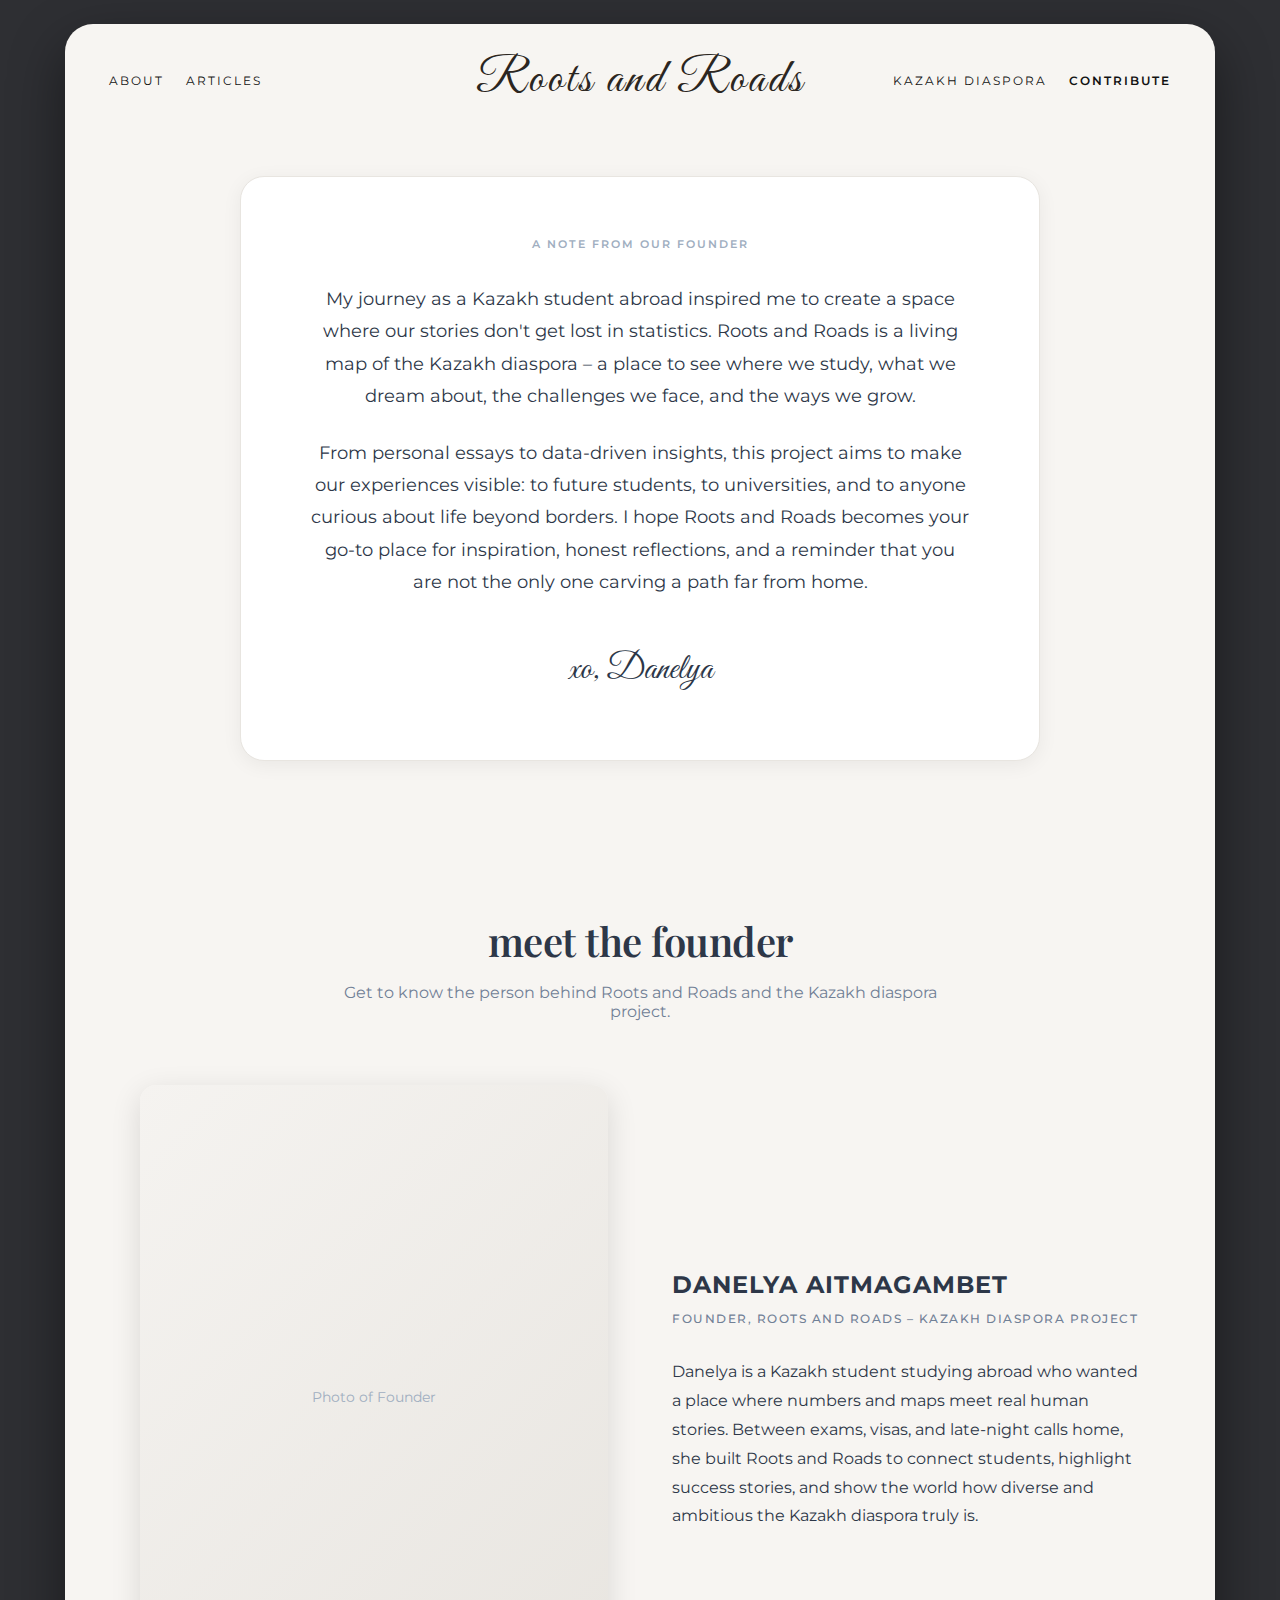
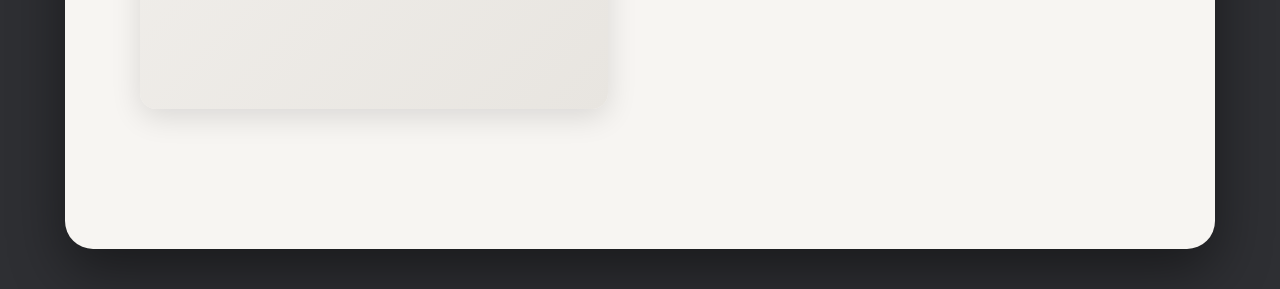
<file: about.html>
<!DOCTYPE html>
<html lang="en">
<head>
  <meta charset="UTF-8">
  <meta name="viewport" content="width=device-width, initial-scale=1.0">
  <title>About - Roots and Roads</title>
  <link rel="stylesheet" href="style.css">
  <link rel="preconnect" href="https://fonts.googleapis.com">
  <link rel="preconnect" href="https://fonts.gstatic.com" crossorigin>
  <link href="https://fonts.googleapis.com/css2?family=Great+Vibes&family=Playfair+Display:wght@400;600&family=Montserrat:wght@300;400;500;600&display=swap" rel="stylesheet">

  <style>
    /* Additional styles specific to About page */
    .about-content {
      padding: 40px 20px;
    }

    .founder-note-section {
      margin-bottom: 60px;
    }

    .founder-note-card {
      max-width: 800px;
      margin: 0 auto;
      background: #ffffff;
      border-radius: 24px;
      padding: 60px 70px;
      box-shadow: 0 4px 20px rgba(0, 0, 0, 0.06);
      border: 1px solid #e8e5e0;
    }

    .section-label {
      text-align: center;
      font-size: 11px;
      font-weight: 600;
      letter-spacing: 2px;
      text-transform: uppercase;
      color: #a0aec0;
      margin-bottom: 2rem;
    }

    .founder-message {
      text-align: center;
      font-size: 18px;
      line-height: 1.8;
      color: #2d3748;
      margin-bottom: 3rem;
    }

    .founder-message p {
      margin-bottom: 1.5rem;
    }

    .founder-message p:last-child {
      margin-bottom: 0;
    }

    .signature-area {
      text-align: center;
      margin-top: 3rem;
    }

    .signature-text {
      font-family: 'Great Vibes', cursive;
      font-size: 36px;
      color: #2d3748;
      margin-bottom: 0.5rem;
    }

    /* Meet the Founder */
    .meet-founder-section {
      padding: 60px 0;
    }

    .section-title {
      text-align: center;
      font-family: 'Playfair Display', serif;
      font-size: 2.5rem;
      font-weight: 600;
      color: #2d3748;
      margin-bottom: 1rem;
      letter-spacing: -0.5px;
    }

    .section-subtitle {
      text-align: center;
      font-size: 16px;
      color: #718096;
      margin-bottom: 4rem;
      max-width: 600px;
      margin-left: auto;
      margin-right: auto;
    }

    .founder-profile {
      display: grid;
      grid-template-columns: 1fr 1fr;
      gap: 4rem;
      align-items: center;
      max-width: 1000px;
      margin: 0 auto;
    }

    .founder-photo {
      width: 100%;
      aspect-ratio: 3/4;
      border-radius: 16px;
      object-fit: cover;
      box-shadow: 0 8px 30px rgba(0, 0, 0, 0.12);
      background: linear-gradient(135deg, #f5f3f0 0%, #e8e5e0 100%);
      display: flex;
      align-items: center;
      justify-content: center;
      color: #a0aec0;
      font-size: 14px;
    }

    .founder-bio {
      padding: 1rem 0;
    }

    .founder-name {
      font-size: 24px;
      font-weight: 700;
      letter-spacing: 1px;
      text-transform: uppercase;
      color: #2d3748;
      margin-bottom: 0.5rem;
    }

    .founder-role {
      font-size: 12px;
      font-weight: 500;
      letter-spacing: 1.5px;
      text-transform: uppercase;
      color: #718096;
      margin-bottom: 2rem;
    }

    .founder-description {
      font-size: 16px;
      line-height: 1.8;
      color: #2d3748;
    }

    /* Responsive */
    @media (max-width: 768px) {
      .founder-note-card {
        padding: 40px 30px;
        border-radius: 20px;
      }

      .founder-message {
        font-size: 16px;
        text-align: left;
      }

      .section-title {
        font-size: 2rem;
      }

      .section-subtitle {
        font-size: 15px;
        margin-bottom: 3rem;
      }

      .founder-profile {
        grid-template-columns: 1fr;
        gap: 2rem;
      }

      .founder-photo {
        max-width: 400px;
        margin: 0 auto;
      }

      .meet-founder-section {
        padding: 40px 0;
      }
    }

    @media (max-width: 480px) {
      .founder-note-card {
        padding: 30px 24px;
      }

      .founder-message {
        font-size: 15px;
      }

      .signature-text {
        font-size: 30px;
      }

      .section-title {
        font-size: 1.75rem;
      }
    }
  </style>
</head>
<body>

<!-- MAIN PAGE WRAPPER -->
<div class="page-wrapper">

  <!-- TOP BAR: NAV + LOGO -->
  <header class="top-bar">
    <nav class="nav-left">
      <a href="about.html">ABOUT</a>
      <a href="articles.html">ARTICLES</a>
    </nav>

    <div class="logo-wordmark">
      <a href="index.html" style="text-decoration: none; color: inherit;">
        <div class="logo-main">Roots and Roads</div>
      </a>
    </div>

    <nav class="nav-right">
      <a href="index.html#map-page">KAZAKH DIASPORA</a>
      <a href="index.html#contribute-btn">CONTRIBUTE</a>
    </nav>
  </header>

  <!-- ABOUT CONTENT -->
  <div class="about-content">

    <!-- Note From Our Founder -->
    <section class="founder-note-section">
      <div class="founder-note-card">
        <div class="section-label">A Note From Our Founder</div>

        <div class="founder-message">
          <p>
            My journey as a Kazakh student abroad inspired me to create a space where our stories don't get lost in statistics. Roots and Roads is a living map of the Kazakh diaspora – a place to see where we study, what we dream about, the challenges we face, and the ways we grow.
          </p>
          <p>
            From personal essays to data-driven insights, this project aims to make our experiences visible: to future students, to universities, and to anyone curious about life beyond borders. I hope Roots and Roads becomes your go-to place for inspiration, honest reflections, and a reminder that you are not the only one carving a path far from home.
          </p>
        </div>

        <div class="signature-area">
          <div class="signature-text">xo, Danelya</div>
          <!-- Optional: Replace with actual signature image -->
          <!-- <img src="signature.png" alt="Danelya's signature" class="signature-image" style="max-width: 150px; margin: 0 auto;"> -->
        </div>
      </div>
    </section>

    <!-- Meet The Founder Section -->
    <section class="meet-founder-section">
      <h2 class="section-title">meet the founder</h2>
      <p class="section-subtitle">
        Get to know the person behind Roots and Roads and the Kazakh diaspora project.
      </p>

      <div class="founder-profile">
        <!-- Founder Photo -->
        <div class="founder-photo-container">
          <div class="founder-photo">
            <!-- Replace with actual photo: -->
            <!-- <img src="founder-photo.jpg" alt="Photo of Danelya Aitmagambet" style="width: 100%; height: 100%; object-fit: cover; border-radius: 16px;"> -->
            Photo of Founder
          </div>
        </div>

        <!-- Founder Bio -->
        <div class="founder-bio">
          <h3 class="founder-name">Danelya Aitmagambet</h3>
          <p class="founder-role">Founder, Roots and Roads – Kazakh Diaspora Project</p>
          <p class="founder-description">
            Danelya is a Kazakh student studying abroad who wanted a place where numbers and maps meet real human stories. Between exams, visas, and late-night calls home, she built Roots and Roads to connect students, highlight success stories, and show the world how diverse and ambitious the Kazakh diaspora truly is.
          </p>
        </div>
      </div>
    </section>

  </div>

</div>

</body>
</html>
</file>
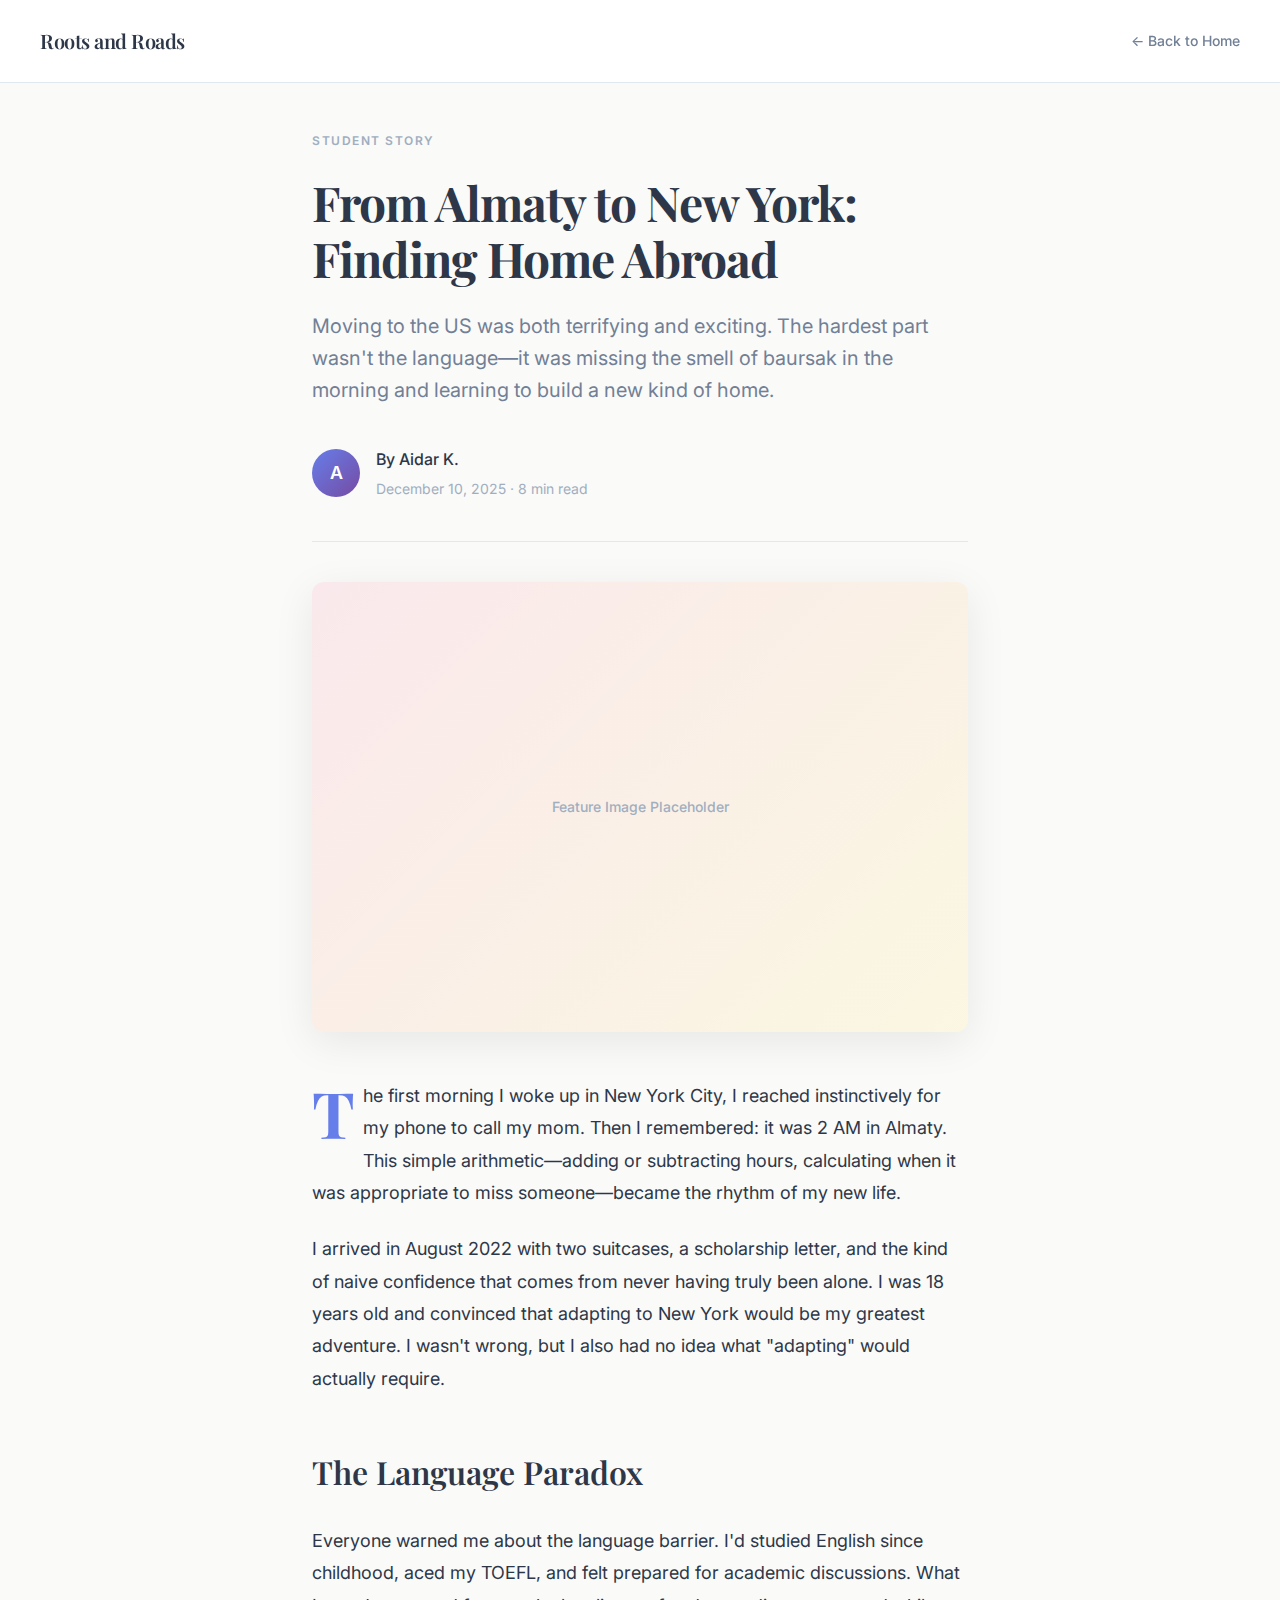
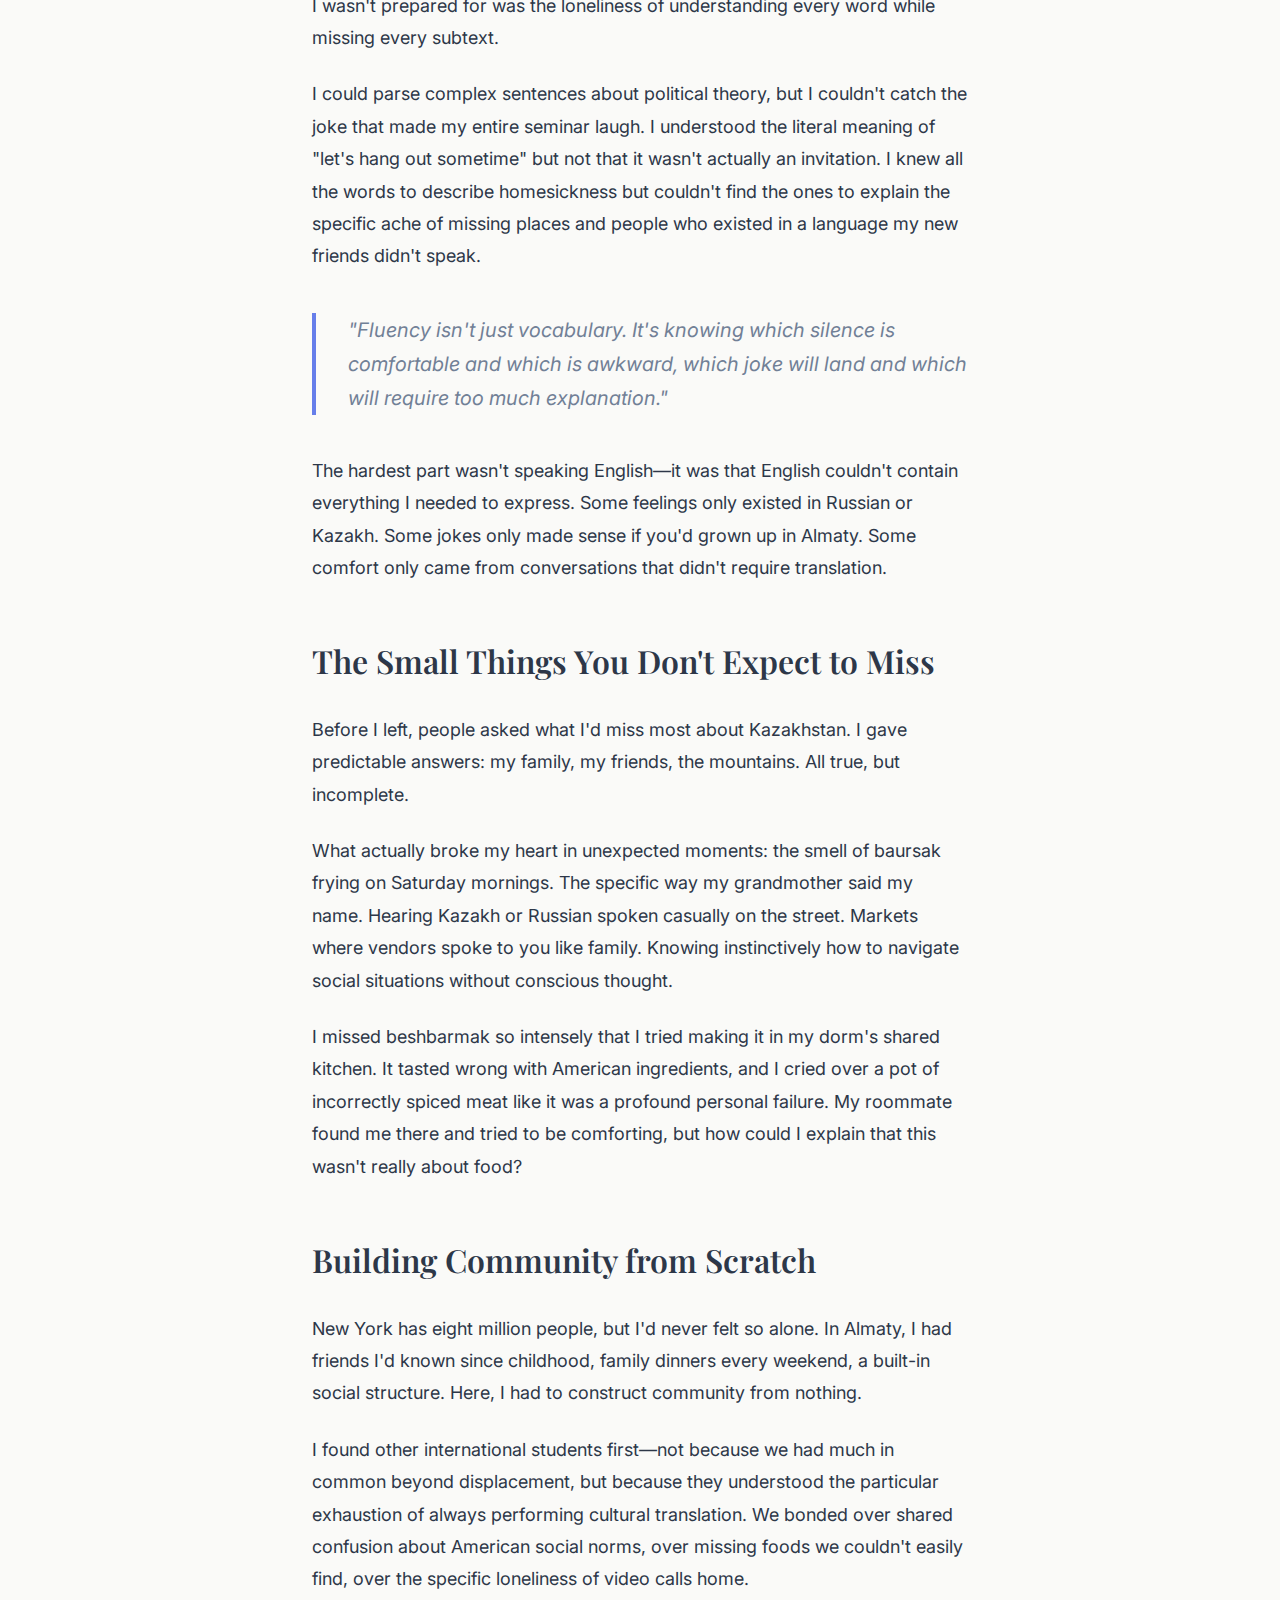
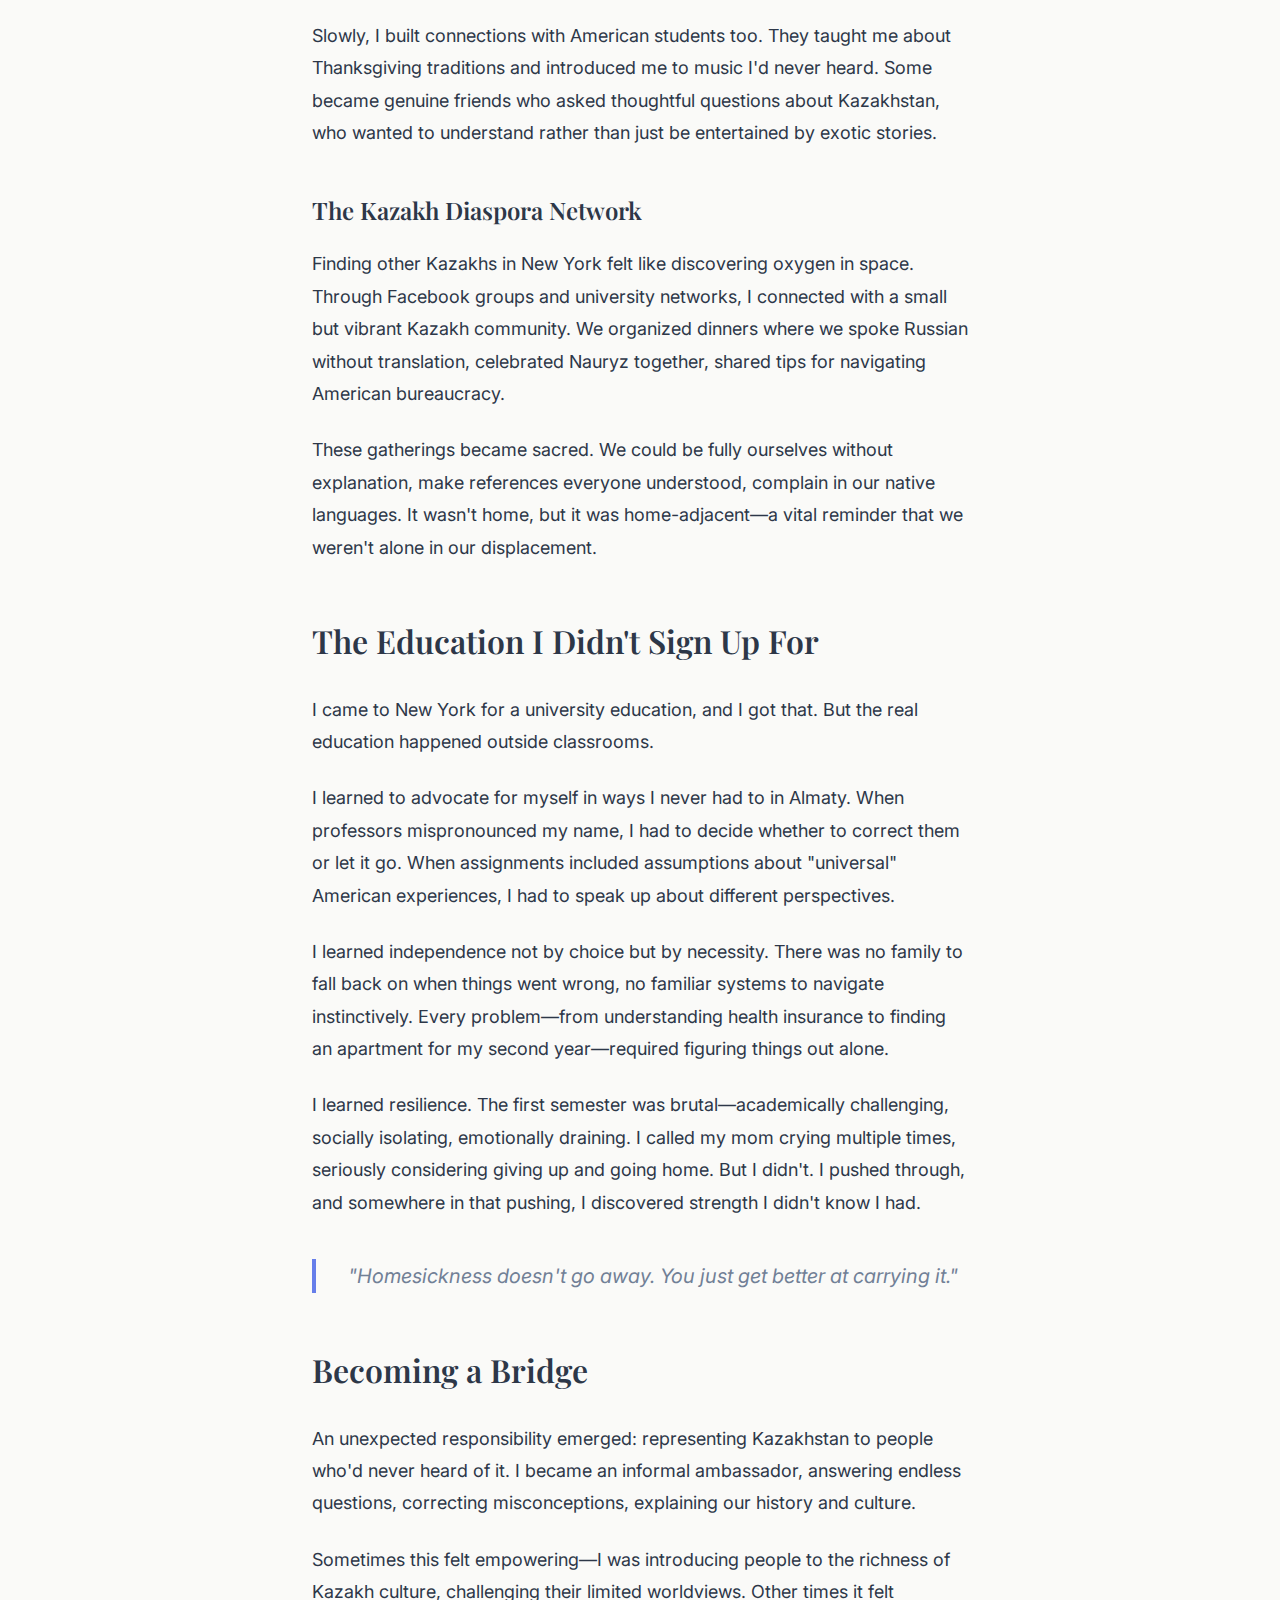
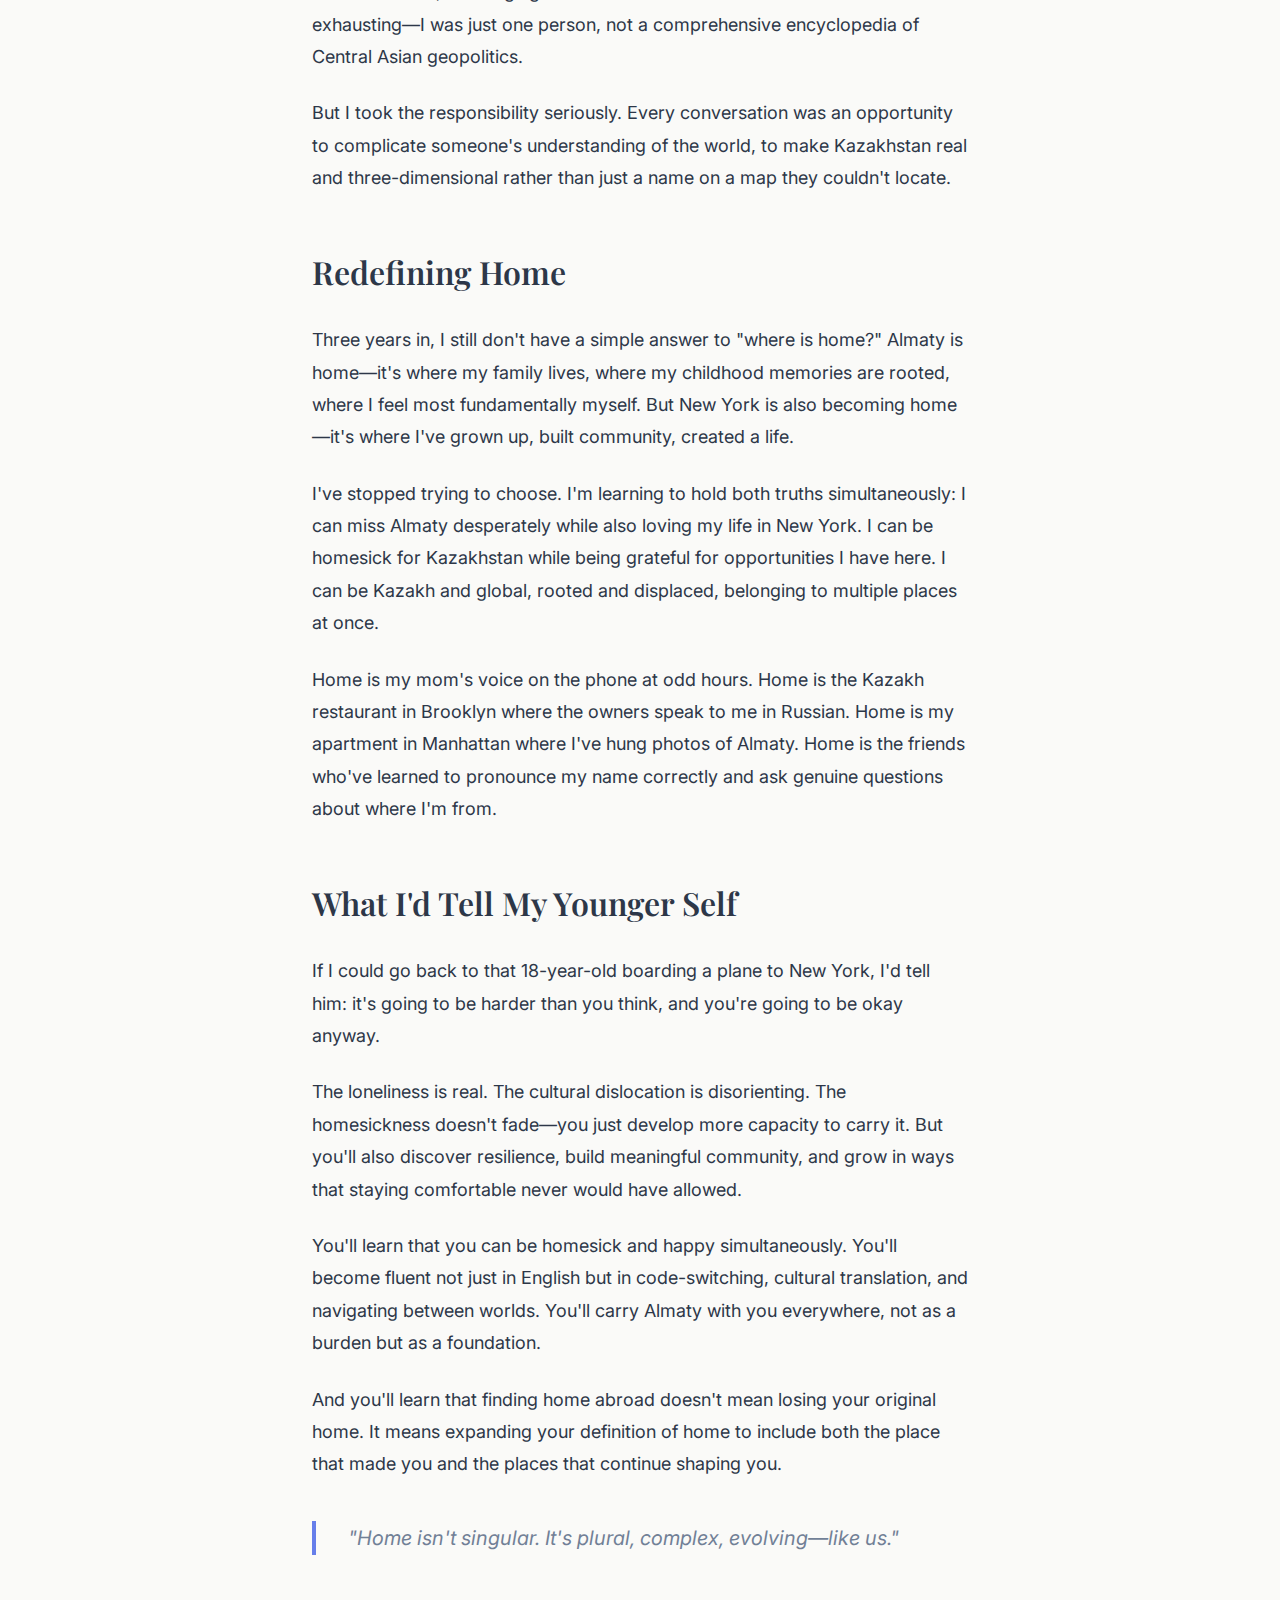
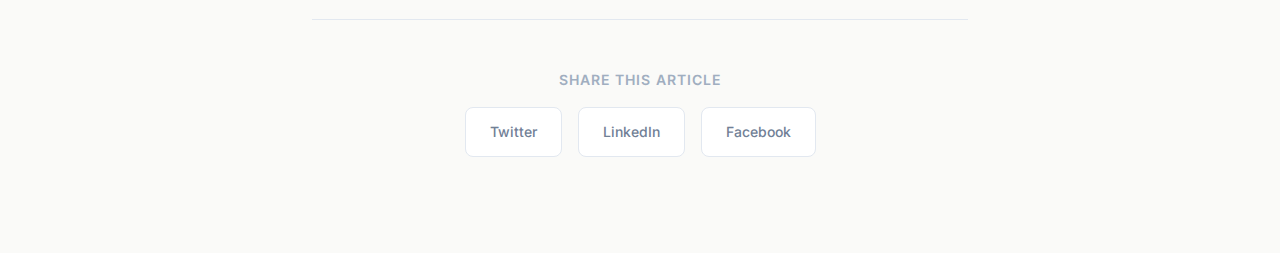
<file: article-almaty-to-new-york.html>
<!DOCTYPE html>
<html lang="en">
<head>
  <meta charset="UTF-8">
  <meta name="viewport" content="width=device-width, initial-scale=1.0">
  <title>From Almaty to New York: Finding Home Abroad - Roots and Roads</title>

  <!-- Google Fonts -->
  <link rel="preconnect" href="https://fonts.googleapis.com">
  <link rel="preconnect" href="https://fonts.gstatic.com" crossorigin>
  <link href="https://fonts.googleapis.com/css2?family=Playfair+Display:wght@400;600;700&family=Inter:wght@300;400;500;600&display=swap" rel="stylesheet">

  <style>
    /* ===================================
       CSS VARIABLES
       =================================== */
    :root {
      /* Colors */
      --background: #fafaf8;
      --text-primary: #2d3748;
      --text-secondary: #718096;
      --text-muted: #a0aec0;
      --accent: #667eea;
      --accent-hover: #5a67d8;
      --border-soft: #e2e8f0;

      /* Typography */
      --font-serif: 'Playfair Display', Georgia, serif;
      --font-sans: 'Inter', -apple-system, BlinkMacSystemFont, 'Segoe UI', sans-serif;

      /* Spacing */
      --max-width: 720px;
      --section-spacing: 3rem;
    }

    /* ===================================
       RESET & BASE STYLES
       =================================== */
    * {
      margin: 0;
      padding: 0;
      box-sizing: border-box;
    }

    body {
      font-family: var(--font-sans);
      font-size: 18px;
      line-height: 1.7;
      color: var(--text-primary);
      background-color: var(--background);
      -webkit-font-smoothing: antialiased;
      -moz-osx-font-smoothing: grayscale;
    }

    /* ===================================
       NAVIGATION
       =================================== */
    .top-nav {
      background: white;
      border-bottom: 1px solid var(--border-soft);
      padding: 1.5rem 2rem;
      position: sticky;
      top: 0;
      z-index: 100;
      backdrop-filter: blur(10px);
      background: rgba(255, 255, 255, 0.95);
    }

    .nav-container {
      max-width: 1200px;
      margin: 0 auto;
      display: flex;
      justify-content: space-between;
      align-items: center;
    }

    .logo {
      font-family: var(--font-serif);
      font-size: 20px;
      font-weight: 600;
      color: var(--text-primary);
      text-decoration: none;
      letter-spacing: -0.5px;
    }

    .back-link {
      font-size: 14px;
      color: var(--text-secondary);
      text-decoration: none;
      font-weight: 500;
      transition: color 0.2s;
    }

    .back-link:hover {
      color: var(--accent);
    }

    /* ===================================
       ARTICLE CONTAINER
       =================================== */
    .article-wrapper {
      max-width: var(--max-width);
      margin: 0 auto;
      padding: var(--section-spacing) 2rem;
    }

    /* ===================================
       ARTICLE HEADER
       =================================== */
    .category-label {
      font-size: 12px;
      font-weight: 600;
      letter-spacing: 1.5px;
      text-transform: uppercase;
      color: var(--text-muted);
      margin-bottom: 1.5rem;
    }

    .article-title {
      font-family: var(--font-serif);
      font-size: 3rem;
      font-weight: 700;
      line-height: 1.15;
      color: var(--text-primary);
      margin-bottom: 1.5rem;
      letter-spacing: -1px;
    }

    .article-subtitle {
      font-size: 1.25rem;
      font-weight: 400;
      line-height: 1.6;
      color: var(--text-secondary);
      margin-bottom: 2.5rem;
    }

    /* ===================================
       AUTHOR META
       =================================== */
    .author-meta {
      display: flex;
      align-items: center;
      gap: 1rem;
      margin-bottom: 2.5rem;
      padding-bottom: 2.5rem;
      border-bottom: 1px solid var(--border-soft);
    }

    .author-avatar {
      width: 48px;
      height: 48px;
      border-radius: 50%;
      background: linear-gradient(135deg, #667eea 0%, #764ba2 100%);
      display: flex;
      align-items: center;
      justify-content: center;
      color: white;
      font-weight: 600;
      font-size: 18px;
      flex-shrink: 0;
    }

    .author-info {
      display: flex;
      flex-direction: column;
      gap: 0.25rem;
    }

    .author-name {
      font-weight: 500;
      color: var(--text-primary);
      font-size: 16px;
      cursor: pointer;
      transition: color 0.2s;
    }

    .author-name:hover {
      color: var(--accent);
      text-decoration: underline;
    }

    .article-meta-details {
      font-size: 14px;
      color: var(--text-muted);
    }

    /* ===================================
       FEATURE IMAGE
       =================================== */
    .feature-image {
      width: 100%;
      height: 450px;
      border-radius: 12px;
      overflow: hidden;
      margin-bottom: 3rem;
      box-shadow: 0 10px 40px rgba(0, 0, 0, 0.08);
      background: linear-gradient(135deg, #fa709a20 0%, #fee14020 100%);
      display: flex;
      align-items: center;
      justify-content: center;
      color: var(--text-muted);
      font-size: 14px;
      font-weight: 500;
    }

    .feature-image img {
      width: 100%;
      height: 100%;
      object-fit: cover;
    }

    /* ===================================
       ARTICLE BODY
       =================================== */
    .article-body {
      font-size: 18px;
      line-height: 1.8;
      color: var(--text-primary);
    }

    .article-body p {
      margin-bottom: 1.5rem;
    }

    .article-body p:first-child::first-letter {
      font-size: 4rem;
      font-family: var(--font-serif);
      font-weight: 700;
      line-height: 1;
      float: left;
      margin-right: 0.5rem;
      margin-top: 0.1rem;
      color: var(--accent);
    }

    .article-body h2 {
      font-family: var(--font-serif);
      font-size: 2rem;
      font-weight: 600;
      margin-top: 3rem;
      margin-bottom: 1.5rem;
      color: var(--text-primary);
    }

    .article-body h3 {
      font-family: var(--font-serif);
      font-size: 1.5rem;
      font-weight: 600;
      margin-top: 2.5rem;
      margin-bottom: 1rem;
      color: var(--text-primary);
    }

    .article-body blockquote {
      border-left: 4px solid var(--accent);
      padding-left: 2rem;
      margin: 2.5rem 0;
      font-style: italic;
      font-size: 1.25rem;
      line-height: 1.7;
      color: var(--text-secondary);
    }

    .article-body a {
      color: var(--accent);
      text-decoration: underline;
      transition: color 0.2s;
    }

    .article-body a:hover {
      color: var(--accent-hover);
    }

    .article-body ul, .article-body ol {
      margin-left: 2rem;
      margin-bottom: 1.5rem;
    }

    .article-body li {
      margin-bottom: 0.75rem;
    }

    /* ===================================
       FOOTER
       =================================== */
    .article-footer {
      margin-top: 4rem;
      padding-top: 3rem;
      border-top: 1px solid var(--border-soft);
      text-align: center;
    }

    .share-label {
      font-size: 14px;
      color: var(--text-muted);
      margin-bottom: 1rem;
      text-transform: uppercase;
      letter-spacing: 1px;
      font-weight: 600;
    }

    .share-buttons {
      display: flex;
      gap: 1rem;
      justify-content: center;
      margin-bottom: 3rem;
    }

    .share-btn {
      padding: 0.75rem 1.5rem;
      border: 1px solid var(--border-soft);
      border-radius: 8px;
      background: white;
      color: var(--text-secondary);
      text-decoration: none;
      font-size: 14px;
      font-weight: 500;
      transition: all 0.2s;
    }

    .share-btn:hover {
      background: var(--accent);
      color: white;
      border-color: var(--accent);
      transform: translateY(-2px);
    }

    /* ===================================
       RESPONSIVE
       =================================== */
    @media (max-width: 768px) {
      .article-title {
        font-size: 2rem;
      }

      .article-subtitle {
        font-size: 1.1rem;
      }

      .feature-image {
        height: 300px;
        border-radius: 8px;
      }

      .article-body {
        font-size: 17px;
      }

      .article-body p:first-child::first-letter {
        font-size: 3rem;
      }

      .article-body blockquote {
        padding-left: 1.5rem;
        font-size: 1.1rem;
      }

      .share-buttons {
        flex-direction: column;
      }
    }
  </style>
</head>
<body>

  <!-- Navigation -->
  <nav class="top-nav">
    <div class="nav-container">
      <a href="index.html" class="logo">Roots and Roads</a>
      <a href="index.html" class="back-link">← Back to Home</a>
    </div>
  </nav>

  <!-- Article Container -->
  <article class="article-wrapper">

    <!-- Article Header -->
    <div class="category-label">STUDENT STORY</div>

    <h1 class="article-title">From Almaty to New York: Finding Home Abroad</h1>

    <p class="article-subtitle">
      Moving to the US was both terrifying and exciting. The hardest part wasn't the language—it was missing the smell of baursak in the morning and learning to build a new kind of home.
    </p>

    <!-- Author Meta -->
    <div class="author-meta">
      <div class="author-avatar">A</div>
      <div class="author-info">
        <div class="author-name">By Aidar K.</div>
        <div class="article-meta-details">December 10, 2025 · 8 min read</div>
      </div>
    </div>

    <!-- Feature Image -->
    <div class="feature-image">
      <!-- Replace with actual image: <img src="new-york-cover.jpg" alt="New York story cover"> -->
      Feature Image Placeholder
    </div>

    <!-- Article Body -->
    <div class="article-body">
      <p>
        The first morning I woke up in New York City, I reached instinctively for my phone to call my mom. Then I remembered: it was 2 AM in Almaty. This simple arithmetic—adding or subtracting hours, calculating when it was appropriate to miss someone—became the rhythm of my new life.
      </p>

      <p>
        I arrived in August 2022 with two suitcases, a scholarship letter, and the kind of naive confidence that comes from never having truly been alone. I was 18 years old and convinced that adapting to New York would be my greatest adventure. I wasn't wrong, but I also had no idea what "adapting" would actually require.
      </p>

      <h2>The Language Paradox</h2>

      <p>
        Everyone warned me about the language barrier. I'd studied English since childhood, aced my TOEFL, and felt prepared for academic discussions. What I wasn't prepared for was the loneliness of understanding every word while missing every subtext.
      </p>

      <p>
        I could parse complex sentences about political theory, but I couldn't catch the joke that made my entire seminar laugh. I understood the literal meaning of "let's hang out sometime" but not that it wasn't actually an invitation. I knew all the words to describe homesickness but couldn't find the ones to explain the specific ache of missing places and people who existed in a language my new friends didn't speak.
      </p>

      <blockquote>
        "Fluency isn't just vocabulary. It's knowing which silence is comfortable and which is awkward, which joke will land and which will require too much explanation."
      </blockquote>

      <p>
        The hardest part wasn't speaking English—it was that English couldn't contain everything I needed to express. Some feelings only existed in Russian or Kazakh. Some jokes only made sense if you'd grown up in Almaty. Some comfort only came from conversations that didn't require translation.
      </p>

      <h2>The Small Things You Don't Expect to Miss</h2>

      <p>
        Before I left, people asked what I'd miss most about Kazakhstan. I gave predictable answers: my family, my friends, the mountains. All true, but incomplete.
      </p>

      <p>
        What actually broke my heart in unexpected moments: the smell of baursak frying on Saturday mornings. The specific way my grandmother said my name. Hearing Kazakh or Russian spoken casually on the street. Markets where vendors spoke to you like family. Knowing instinctively how to navigate social situations without conscious thought.
      </p>

      <p>
        I missed beshbarmak so intensely that I tried making it in my dorm's shared kitchen. It tasted wrong with American ingredients, and I cried over a pot of incorrectly spiced meat like it was a profound personal failure. My roommate found me there and tried to be comforting, but how could I explain that this wasn't really about food?
      </p>

      <h2>Building Community from Scratch</h2>

      <p>
        New York has eight million people, but I'd never felt so alone. In Almaty, I had friends I'd known since childhood, family dinners every weekend, a built-in social structure. Here, I had to construct community from nothing.
      </p>

      <p>
        I found other international students first—not because we had much in common beyond displacement, but because they understood the particular exhaustion of always performing cultural translation. We bonded over shared confusion about American social norms, over missing foods we couldn't easily find, over the specific loneliness of video calls home.
      </p>

      <p>
        Slowly, I built connections with American students too. They taught me about Thanksgiving traditions and introduced me to music I'd never heard. Some became genuine friends who asked thoughtful questions about Kazakhstan, who wanted to understand rather than just be entertained by exotic stories.
      </p>

      <h3>The Kazakh Diaspora Network</h3>

      <p>
        Finding other Kazakhs in New York felt like discovering oxygen in space. Through Facebook groups and university networks, I connected with a small but vibrant Kazakh community. We organized dinners where we spoke Russian without translation, celebrated Nauryz together, shared tips for navigating American bureaucracy.
      </p>

      <p>
        These gatherings became sacred. We could be fully ourselves without explanation, make references everyone understood, complain in our native languages. It wasn't home, but it was home-adjacent—a vital reminder that we weren't alone in our displacement.
      </p>

      <h2>The Education I Didn't Sign Up For</h2>

      <p>
        I came to New York for a university education, and I got that. But the real education happened outside classrooms.
      </p>

      <p>
        I learned to advocate for myself in ways I never had to in Almaty. When professors mispronounced my name, I had to decide whether to correct them or let it go. When assignments included assumptions about "universal" American experiences, I had to speak up about different perspectives.
      </p>

      <p>
        I learned independence not by choice but by necessity. There was no family to fall back on when things went wrong, no familiar systems to navigate instinctively. Every problem—from understanding health insurance to finding an apartment for my second year—required figuring things out alone.
      </p>

      <p>
        I learned resilience. The first semester was brutal—academically challenging, socially isolating, emotionally draining. I called my mom crying multiple times, seriously considering giving up and going home. But I didn't. I pushed through, and somewhere in that pushing, I discovered strength I didn't know I had.
      </p>

      <blockquote>
        "Homesickness doesn't go away. You just get better at carrying it."
      </blockquote>

      <h2>Becoming a Bridge</h2>

      <p>
        An unexpected responsibility emerged: representing Kazakhstan to people who'd never heard of it. I became an informal ambassador, answering endless questions, correcting misconceptions, explaining our history and culture.
      </p>

      <p>
        Sometimes this felt empowering—I was introducing people to the richness of Kazakh culture, challenging their limited worldviews. Other times it felt exhausting—I was just one person, not a comprehensive encyclopedia of Central Asian geopolitics.
      </p>

      <p>
        But I took the responsibility seriously. Every conversation was an opportunity to complicate someone's understanding of the world, to make Kazakhstan real and three-dimensional rather than just a name on a map they couldn't locate.
      </p>

      <h2>Redefining Home</h2>

      <p>
        Three years in, I still don't have a simple answer to "where is home?" Almaty is home—it's where my family lives, where my childhood memories are rooted, where I feel most fundamentally myself. But New York is also becoming home—it's where I've grown up, built community, created a life.
      </p>

      <p>
        I've stopped trying to choose. I'm learning to hold both truths simultaneously: I can miss Almaty desperately while also loving my life in New York. I can be homesick for Kazakhstan while being grateful for opportunities I have here. I can be Kazakh and global, rooted and displaced, belonging to multiple places at once.
      </p>

      <p>
        Home is my mom's voice on the phone at odd hours. Home is the Kazakh restaurant in Brooklyn where the owners speak to me in Russian. Home is my apartment in Manhattan where I've hung photos of Almaty. Home is the friends who've learned to pronounce my name correctly and ask genuine questions about where I'm from.
      </p>

      <h2>What I'd Tell My Younger Self</h2>

      <p>
        If I could go back to that 18-year-old boarding a plane to New York, I'd tell him: it's going to be harder than you think, and you're going to be okay anyway.
      </p>

      <p>
        The loneliness is real. The cultural dislocation is disorienting. The homesickness doesn't fade—you just develop more capacity to carry it. But you'll also discover resilience, build meaningful community, and grow in ways that staying comfortable never would have allowed.
      </p>

      <p>
        You'll learn that you can be homesick and happy simultaneously. You'll become fluent not just in English but in code-switching, cultural translation, and navigating between worlds. You'll carry Almaty with you everywhere, not as a burden but as a foundation.
      </p>

      <p>
        And you'll learn that finding home abroad doesn't mean losing your original home. It means expanding your definition of home to include both the place that made you and the places that continue shaping you.
      </p>

      <blockquote>
        "Home isn't singular. It's plural, complex, evolving—like us."
      </blockquote>

    </div>

    <!-- Article Footer -->
    <div class="article-footer">
      <div class="share-label">Share this article</div>
      <div class="share-buttons">
        <a href="#" class="share-btn">Twitter</a>
        <a href="#" class="share-btn">LinkedIn</a>
        <a href="#" class="share-btn">Facebook</a>
      </div>
    </div>

  </article>

</body>
</html>
</file>
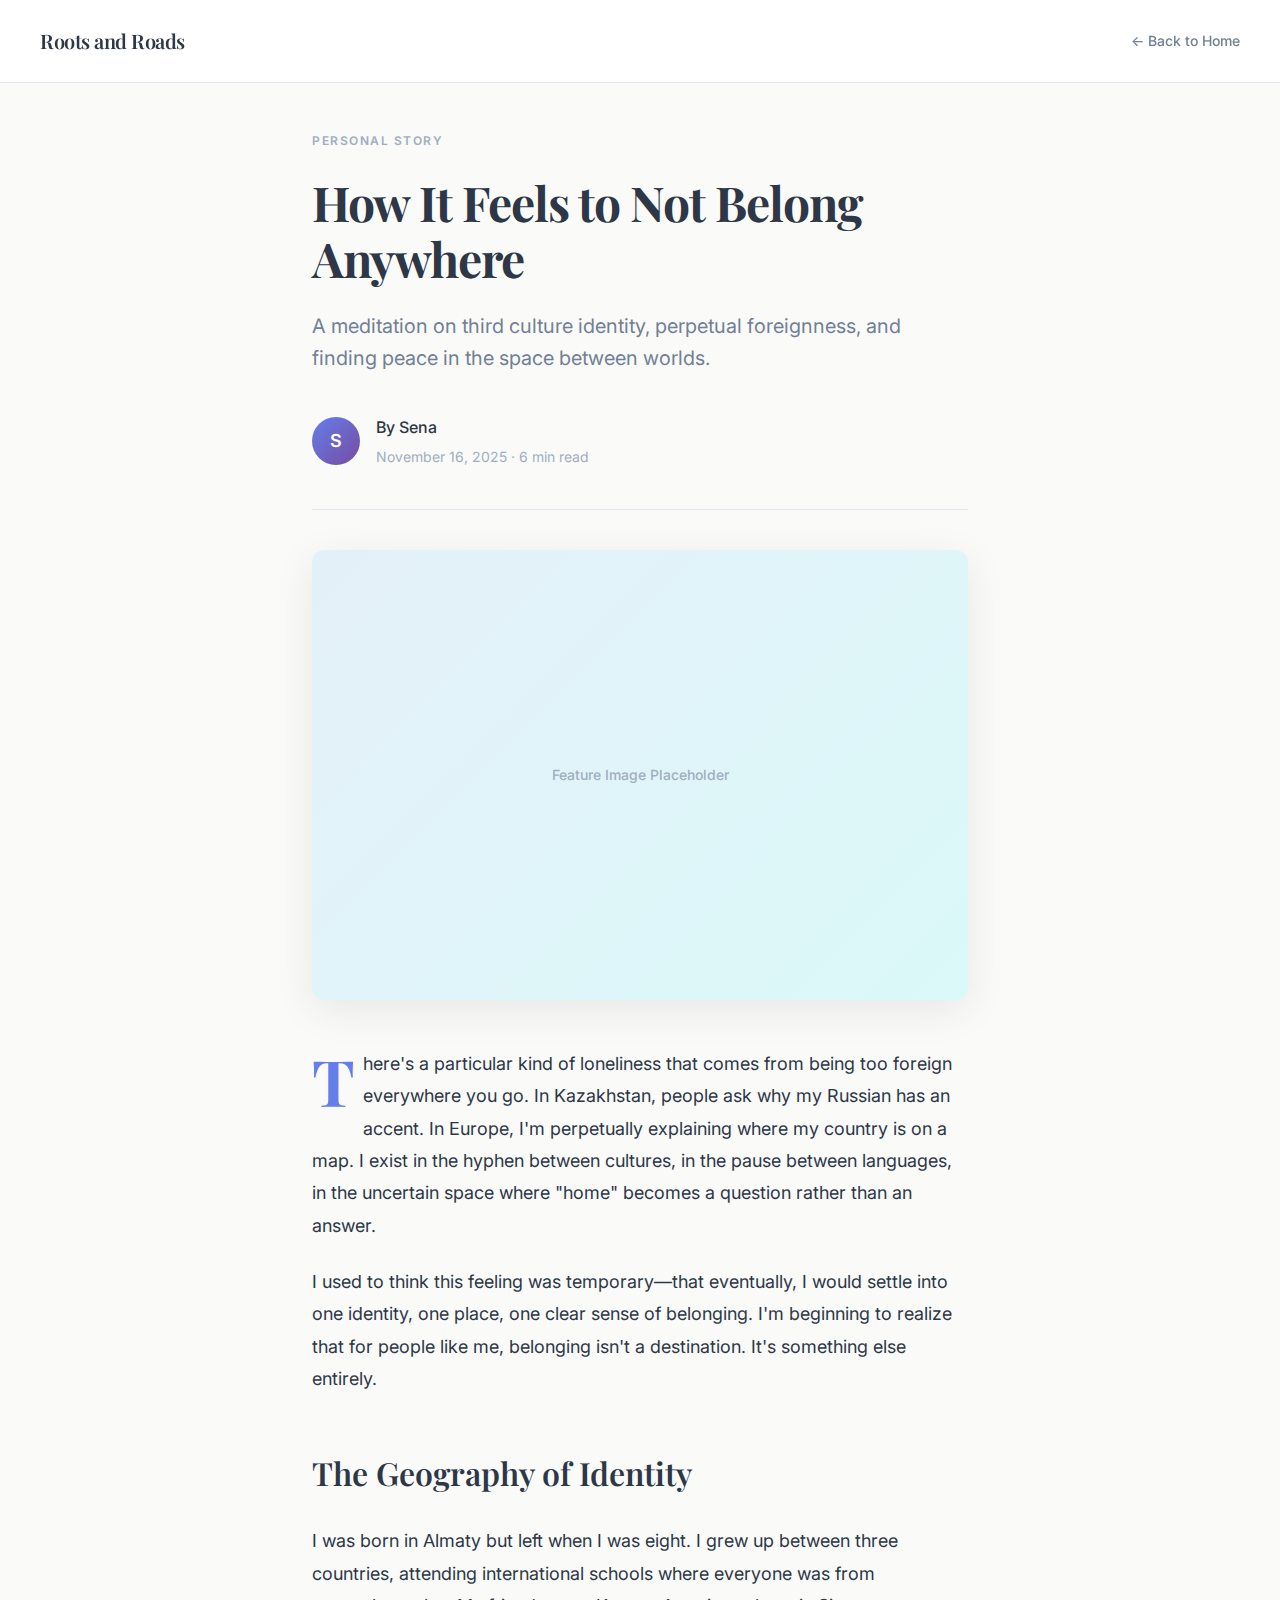
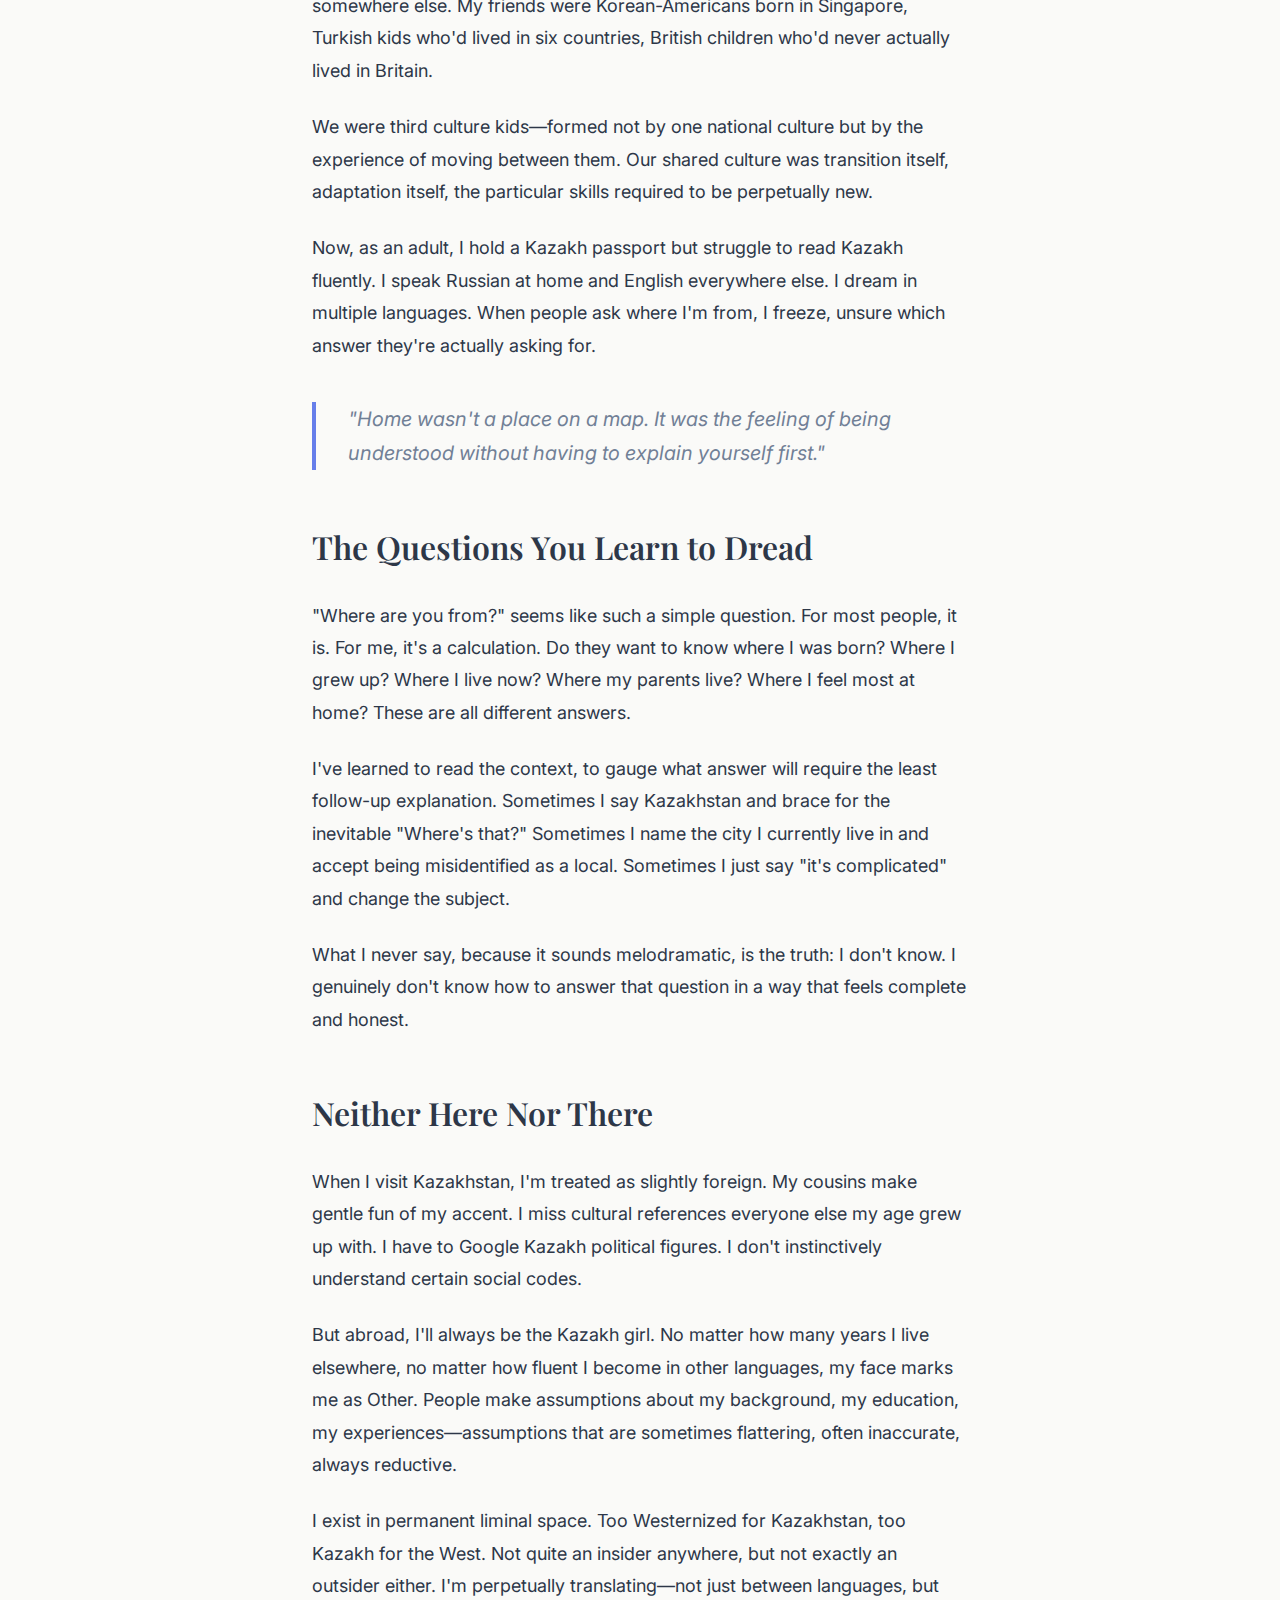
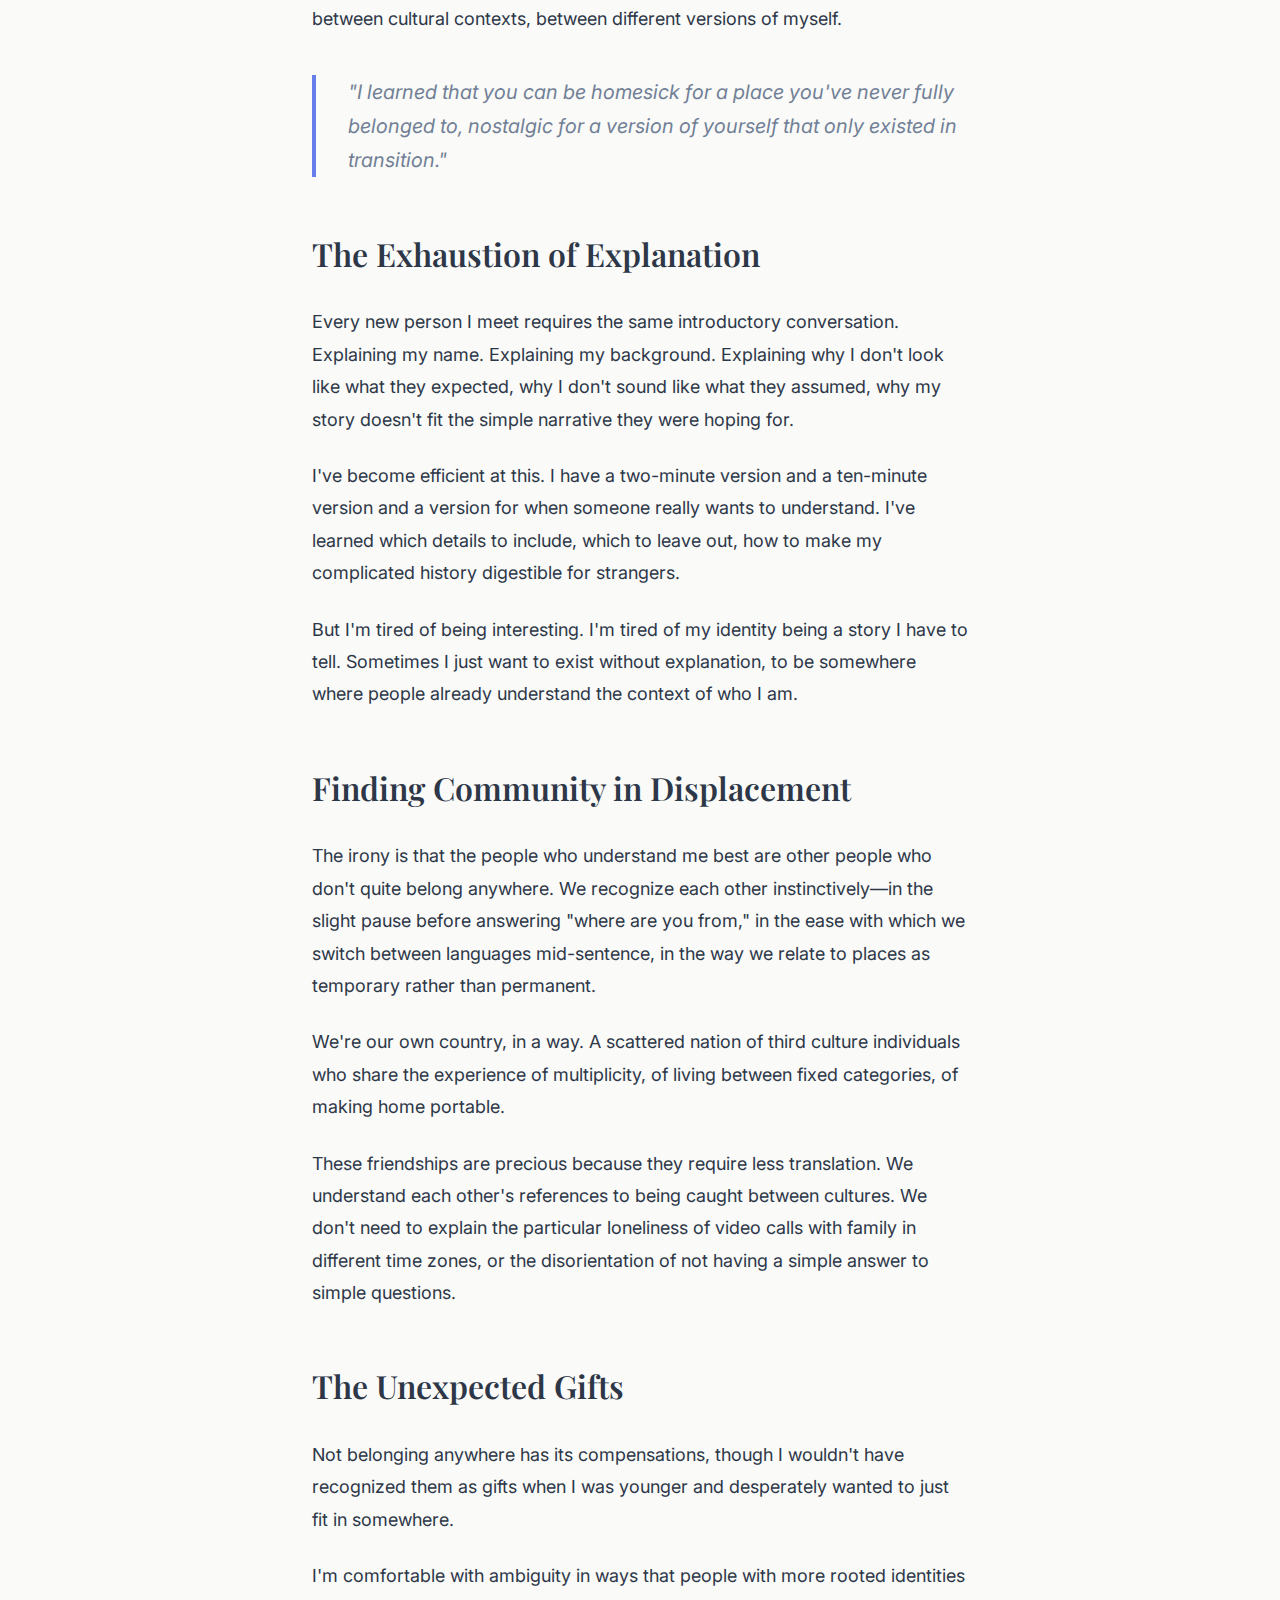
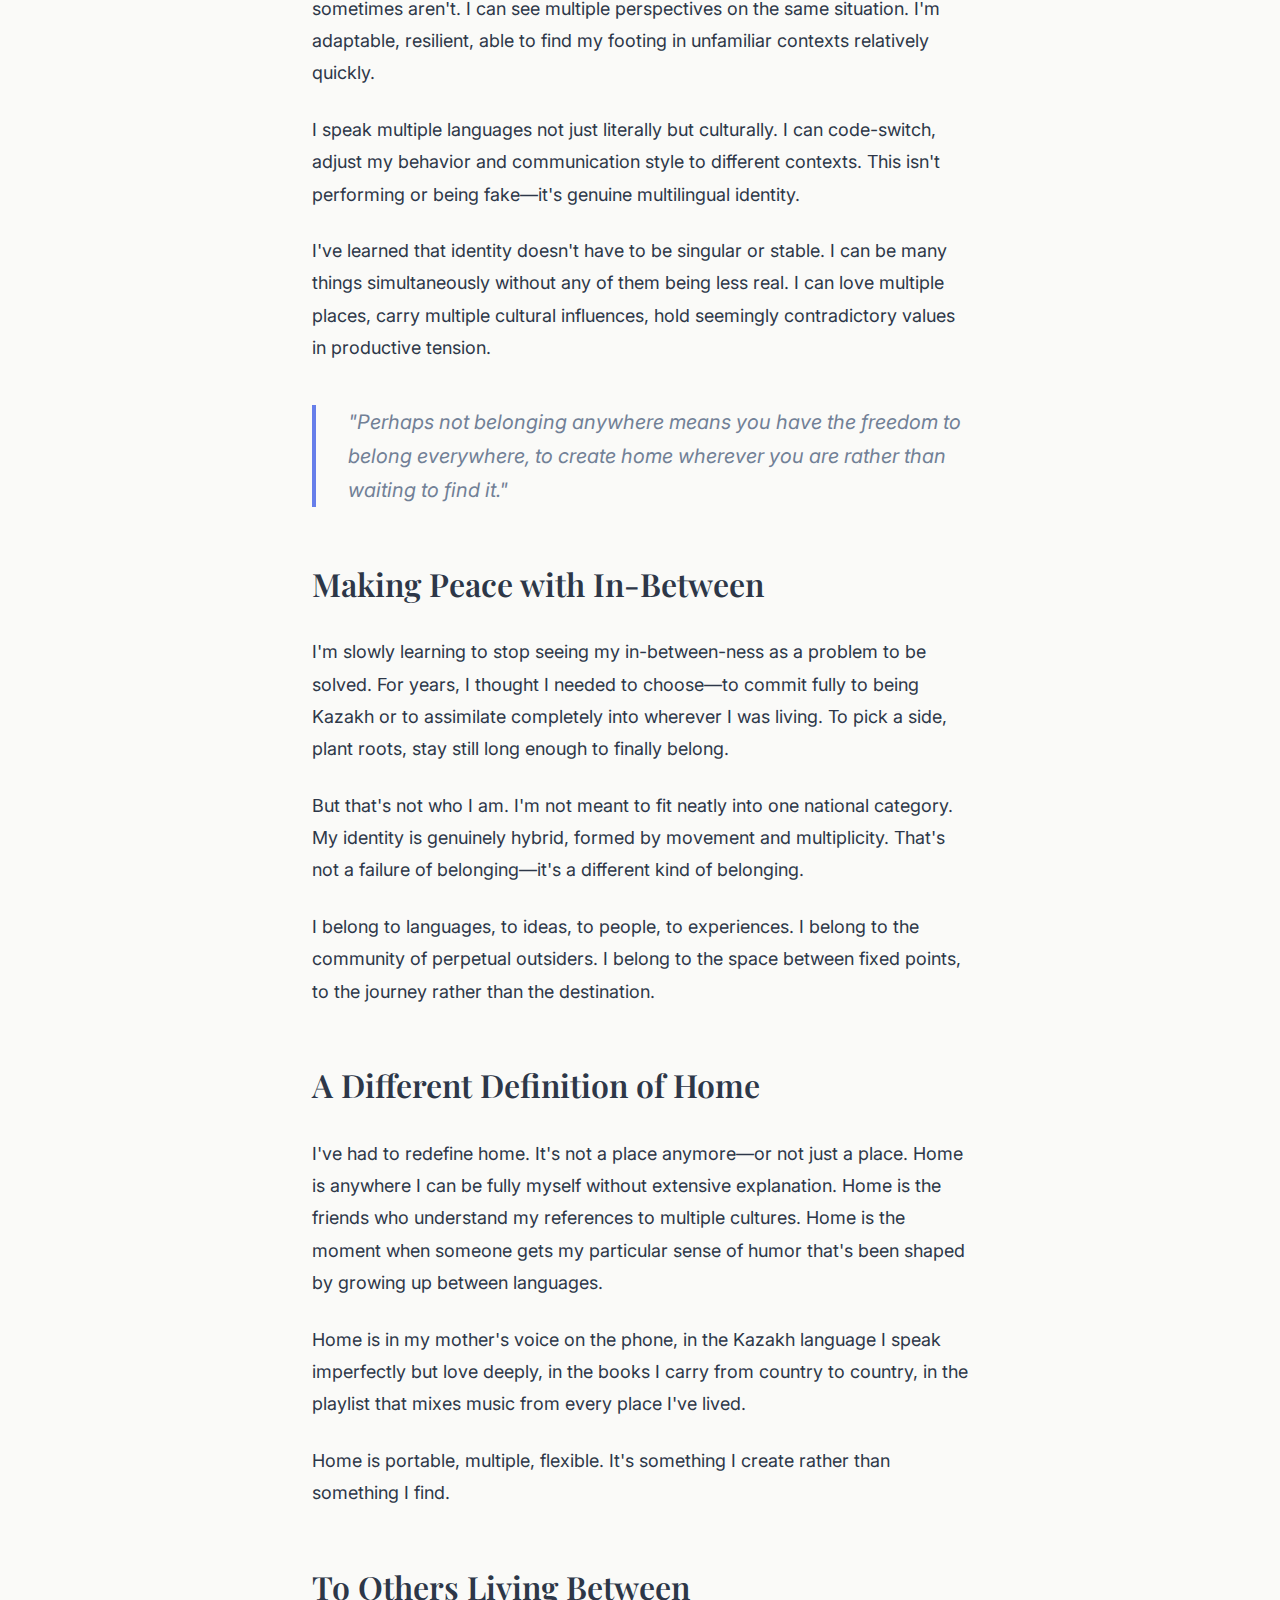
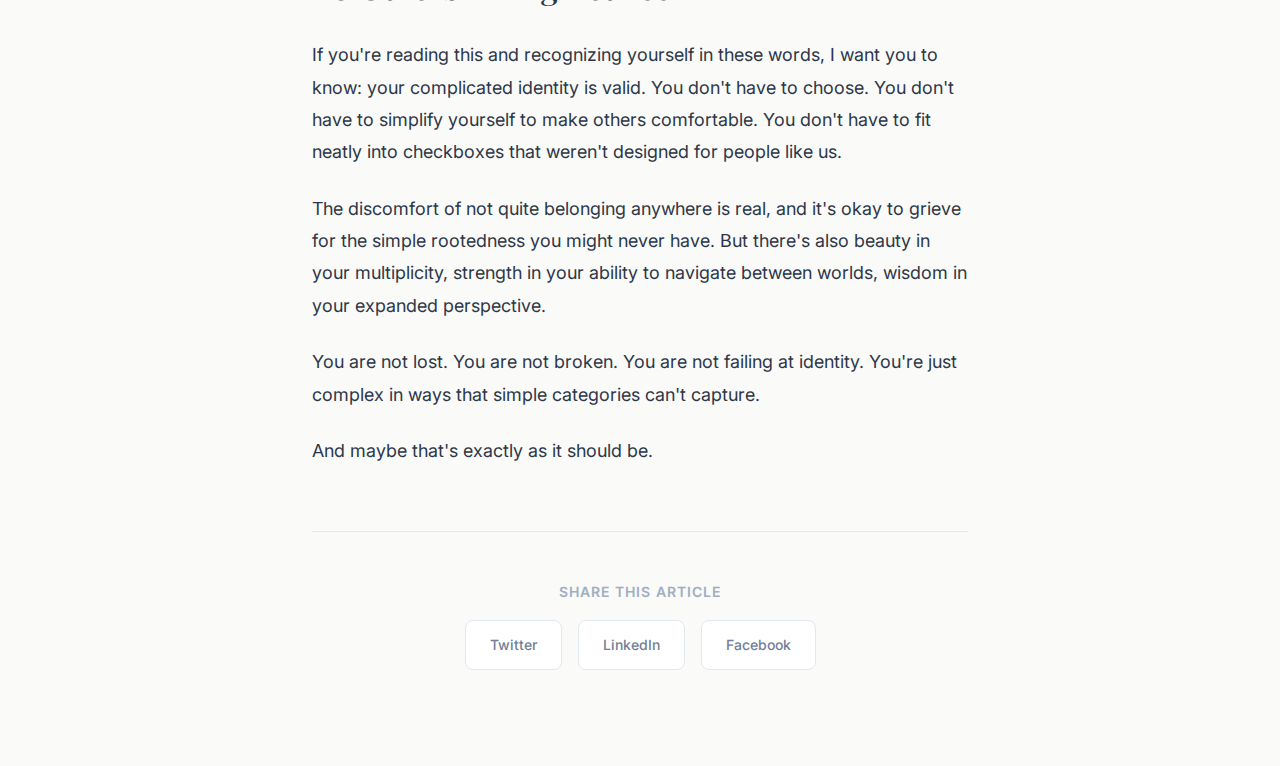
<file: article-belonging.html>
<!DOCTYPE html>
<html lang="en">
<head>
  <meta charset="UTF-8">
  <meta name="viewport" content="width=device-width, initial-scale=1.0">
  <title>How It Feels to Not Belong Anywhere - Roots and Roads</title>

  <!-- Google Fonts -->
  <link rel="preconnect" href="https://fonts.googleapis.com">
  <link rel="preconnect" href="https://fonts.gstatic.com" crossorigin>
  <link href="https://fonts.googleapis.com/css2?family=Playfair+Display:wght@400;600;700&family=Inter:wght@300;400;500;600&display=swap" rel="stylesheet">

  <style>
    /* ===================================
       CSS VARIABLES
       =================================== */
    :root {
      /* Colors */
      --background: #fafaf8;
      --text-primary: #2d3748;
      --text-secondary: #718096;
      --text-muted: #a0aec0;
      --accent: #667eea;
      --accent-hover: #5a67d8;
      --border-soft: #e2e8f0;

      /* Typography */
      --font-serif: 'Playfair Display', Georgia, serif;
      --font-sans: 'Inter', -apple-system, BlinkMacSystemFont, 'Segoe UI', sans-serif;

      /* Spacing */
      --max-width: 720px;
      --section-spacing: 3rem;
    }

    /* ===================================
       RESET & BASE STYLES
       =================================== */
    * {
      margin: 0;
      padding: 0;
      box-sizing: border-box;
    }

    body {
      font-family: var(--font-sans);
      font-size: 18px;
      line-height: 1.7;
      color: var(--text-primary);
      background-color: var(--background);
      -webkit-font-smoothing: antialiased;
      -moz-osx-font-smoothing: grayscale;
    }

    /* ===================================
       NAVIGATION
       =================================== */
    .top-nav {
      background: white;
      border-bottom: 1px solid var(--border-soft);
      padding: 1.5rem 2rem;
      position: sticky;
      top: 0;
      z-index: 100;
      backdrop-filter: blur(10px);
      background: rgba(255, 255, 255, 0.95);
    }

    .nav-container {
      max-width: 1200px;
      margin: 0 auto;
      display: flex;
      justify-content: space-between;
      align-items: center;
    }

    .logo {
      font-family: var(--font-serif);
      font-size: 20px;
      font-weight: 600;
      color: var(--text-primary);
      text-decoration: none;
      letter-spacing: -0.5px;
    }

    .back-link {
      font-size: 14px;
      color: var(--text-secondary);
      text-decoration: none;
      font-weight: 500;
      transition: color 0.2s;
    }

    .back-link:hover {
      color: var(--accent);
    }

    /* ===================================
       ARTICLE CONTAINER
       =================================== */
    .article-wrapper {
      max-width: var(--max-width);
      margin: 0 auto;
      padding: var(--section-spacing) 2rem;
    }

    /* ===================================
       ARTICLE HEADER
       =================================== */
    .category-label {
      font-size: 12px;
      font-weight: 600;
      letter-spacing: 1.5px;
      text-transform: uppercase;
      color: var(--text-muted);
      margin-bottom: 1.5rem;
    }

    .article-title {
      font-family: var(--font-serif);
      font-size: 3rem;
      font-weight: 700;
      line-height: 1.15;
      color: var(--text-primary);
      margin-bottom: 1.5rem;
      letter-spacing: -1px;
    }

    .article-subtitle {
      font-size: 1.25rem;
      font-weight: 400;
      line-height: 1.6;
      color: var(--text-secondary);
      margin-bottom: 2.5rem;
    }

    /* ===================================
       AUTHOR META
       =================================== */
    .author-meta {
      display: flex;
      align-items: center;
      gap: 1rem;
      margin-bottom: 2.5rem;
      padding-bottom: 2.5rem;
      border-bottom: 1px solid var(--border-soft);
    }

    .author-avatar {
      width: 48px;
      height: 48px;
      border-radius: 50%;
      background: linear-gradient(135deg, #667eea 0%, #764ba2 100%);
      display: flex;
      align-items: center;
      justify-content: center;
      color: white;
      font-weight: 600;
      font-size: 18px;
      flex-shrink: 0;
    }

    .author-info {
      display: flex;
      flex-direction: column;
      gap: 0.25rem;
    }

    .author-name {
      font-weight: 500;
      color: var(--text-primary);
      font-size: 16px;
      cursor: pointer;
      transition: color 0.2s;
    }

    .author-name:hover {
      color: var(--accent);
      text-decoration: underline;
    }

    .article-meta-details {
      font-size: 14px;
      color: var(--text-muted);
    }

    /* ===================================
       FEATURE IMAGE
       =================================== */
    .feature-image {
      width: 100%;
      height: 450px;
      border-radius: 12px;
      overflow: hidden;
      margin-bottom: 3rem;
      box-shadow: 0 10px 40px rgba(0, 0, 0, 0.08);
      background: linear-gradient(135deg, #4facfe20 0%, #00f2fe20 100%);
      display: flex;
      align-items: center;
      justify-content: center;
      color: var(--text-muted);
      font-size: 14px;
      font-weight: 500;
    }

    .feature-image img {
      width: 100%;
      height: 100%;
      object-fit: cover;
    }

    /* ===================================
       ARTICLE BODY
       =================================== */
    .article-body {
      font-size: 18px;
      line-height: 1.8;
      color: var(--text-primary);
    }

    .article-body p {
      margin-bottom: 1.5rem;
    }

    .article-body p:first-child::first-letter {
      font-size: 4rem;
      font-family: var(--font-serif);
      font-weight: 700;
      line-height: 1;
      float: left;
      margin-right: 0.5rem;
      margin-top: 0.1rem;
      color: var(--accent);
    }

    .article-body h2 {
      font-family: var(--font-serif);
      font-size: 2rem;
      font-weight: 600;
      margin-top: 3rem;
      margin-bottom: 1.5rem;
      color: var(--text-primary);
    }

    .article-body h3 {
      font-family: var(--font-serif);
      font-size: 1.5rem;
      font-weight: 600;
      margin-top: 2.5rem;
      margin-bottom: 1rem;
      color: var(--text-primary);
    }

    .article-body blockquote {
      border-left: 4px solid var(--accent);
      padding-left: 2rem;
      margin: 2.5rem 0;
      font-style: italic;
      font-size: 1.25rem;
      line-height: 1.7;
      color: var(--text-secondary);
    }

    .article-body a {
      color: var(--accent);
      text-decoration: underline;
      transition: color 0.2s;
    }

    .article-body a:hover {
      color: var(--accent-hover);
    }

    .article-body ul, .article-body ol {
      margin-left: 2rem;
      margin-bottom: 1.5rem;
    }

    .article-body li {
      margin-bottom: 0.75rem;
    }

    /* ===================================
       FOOTER
       =================================== */
    .article-footer {
      margin-top: 4rem;
      padding-top: 3rem;
      border-top: 1px solid var(--border-soft);
      text-align: center;
    }

    .share-label {
      font-size: 14px;
      color: var(--text-muted);
      margin-bottom: 1rem;
      text-transform: uppercase;
      letter-spacing: 1px;
      font-weight: 600;
    }

    .share-buttons {
      display: flex;
      gap: 1rem;
      justify-content: center;
      margin-bottom: 3rem;
    }

    .share-btn {
      padding: 0.75rem 1.5rem;
      border: 1px solid var(--border-soft);
      border-radius: 8px;
      background: white;
      color: var(--text-secondary);
      text-decoration: none;
      font-size: 14px;
      font-weight: 500;
      transition: all 0.2s;
    }

    .share-btn:hover {
      background: var(--accent);
      color: white;
      border-color: var(--accent);
      transform: translateY(-2px);
    }

    /* ===================================
       RESPONSIVE
       =================================== */
    @media (max-width: 768px) {
      .article-title {
        font-size: 2rem;
      }

      .article-subtitle {
        font-size: 1.1rem;
      }

      .feature-image {
        height: 300px;
        border-radius: 8px;
      }

      .article-body {
        font-size: 17px;
      }

      .article-body p:first-child::first-letter {
        font-size: 3rem;
      }

      .article-body blockquote {
        padding-left: 1.5rem;
        font-size: 1.1rem;
      }

      .share-buttons {
        flex-direction: column;
      }
    }
  </style>
</head>
<body>

  <!-- Navigation -->
  <nav class="top-nav">
    <div class="nav-container">
      <a href="index.html" class="logo">Roots and Roads</a>
      <a href="index.html" class="back-link">← Back to Home</a>
    </div>
  </nav>

  <!-- Article Container -->
  <article class="article-wrapper">

    <!-- Article Header -->
    <div class="category-label">PERSONAL STORY</div>

    <h1 class="article-title">How It Feels to Not Belong Anywhere</h1>

    <p class="article-subtitle">
      A meditation on third culture identity, perpetual foreignness, and finding peace in the space between worlds.
    </p>

    <!-- Author Meta -->
    <div class="author-meta">
      <div class="author-avatar">S</div>
      <div class="author-info">
        <div class="author-name">By Sena</div>
        <div class="article-meta-details">November 16, 2025 · 6 min read</div>
      </div>
    </div>

    <!-- Feature Image -->
    <div class="feature-image">
      <!-- Replace with actual image: <img src="belonging-cover.jpg" alt="Belonging story cover"> -->
      Feature Image Placeholder
    </div>

    <!-- Article Body -->
    <div class="article-body">
      <p>
        There's a particular kind of loneliness that comes from being too foreign everywhere you go. In Kazakhstan, people ask why my Russian has an accent. In Europe, I'm perpetually explaining where my country is on a map. I exist in the hyphen between cultures, in the pause between languages, in the uncertain space where "home" becomes a question rather than an answer.
      </p>

      <p>
        I used to think this feeling was temporary—that eventually, I would settle into one identity, one place, one clear sense of belonging. I'm beginning to realize that for people like me, belonging isn't a destination. It's something else entirely.
      </p>

      <h2>The Geography of Identity</h2>

      <p>
        I was born in Almaty but left when I was eight. I grew up between three countries, attending international schools where everyone was from somewhere else. My friends were Korean-Americans born in Singapore, Turkish kids who'd lived in six countries, British children who'd never actually lived in Britain.
      </p>

      <p>
        We were third culture kids—formed not by one national culture but by the experience of moving between them. Our shared culture was transition itself, adaptation itself, the particular skills required to be perpetually new.
      </p>

      <p>
        Now, as an adult, I hold a Kazakh passport but struggle to read Kazakh fluently. I speak Russian at home and English everywhere else. I dream in multiple languages. When people ask where I'm from, I freeze, unsure which answer they're actually asking for.
      </p>

      <blockquote>
        "Home wasn't a place on a map. It was the feeling of being understood without having to explain yourself first."
      </blockquote>

      <h2>The Questions You Learn to Dread</h2>

      <p>
        "Where are you from?" seems like such a simple question. For most people, it is. For me, it's a calculation. Do they want to know where I was born? Where I grew up? Where I live now? Where my parents live? Where I feel most at home? These are all different answers.
      </p>

      <p>
        I've learned to read the context, to gauge what answer will require the least follow-up explanation. Sometimes I say Kazakhstan and brace for the inevitable "Where's that?" Sometimes I name the city I currently live in and accept being misidentified as a local. Sometimes I just say "it's complicated" and change the subject.
      </p>

      <p>
        What I never say, because it sounds melodramatic, is the truth: I don't know. I genuinely don't know how to answer that question in a way that feels complete and honest.
      </p>

      <h2>Neither Here Nor There</h2>

      <p>
        When I visit Kazakhstan, I'm treated as slightly foreign. My cousins make gentle fun of my accent. I miss cultural references everyone else my age grew up with. I have to Google Kazakh political figures. I don't instinctively understand certain social codes.
      </p>

      <p>
        But abroad, I'll always be the Kazakh girl. No matter how many years I live elsewhere, no matter how fluent I become in other languages, my face marks me as Other. People make assumptions about my background, my education, my experiences—assumptions that are sometimes flattering, often inaccurate, always reductive.
      </p>

      <p>
        I exist in permanent liminal space. Too Westernized for Kazakhstan, too Kazakh for the West. Not quite an insider anywhere, but not exactly an outsider either. I'm perpetually translating—not just between languages, but between cultural contexts, between different versions of myself.
      </p>

      <blockquote>
        "I learned that you can be homesick for a place you've never fully belonged to, nostalgic for a version of yourself that only existed in transition."
      </blockquote>

      <h2>The Exhaustion of Explanation</h2>

      <p>
        Every new person I meet requires the same introductory conversation. Explaining my name. Explaining my background. Explaining why I don't look like what they expected, why I don't sound like what they assumed, why my story doesn't fit the simple narrative they were hoping for.
      </p>

      <p>
        I've become efficient at this. I have a two-minute version and a ten-minute version and a version for when someone really wants to understand. I've learned which details to include, which to leave out, how to make my complicated history digestible for strangers.
      </p>

      <p>
        But I'm tired of being interesting. I'm tired of my identity being a story I have to tell. Sometimes I just want to exist without explanation, to be somewhere where people already understand the context of who I am.
      </p>

      <h2>Finding Community in Displacement</h2>

      <p>
        The irony is that the people who understand me best are other people who don't quite belong anywhere. We recognize each other instinctively—in the slight pause before answering "where are you from," in the ease with which we switch between languages mid-sentence, in the way we relate to places as temporary rather than permanent.
      </p>

      <p>
        We're our own country, in a way. A scattered nation of third culture individuals who share the experience of multiplicity, of living between fixed categories, of making home portable.
      </p>

      <p>
        These friendships are precious because they require less translation. We understand each other's references to being caught between cultures. We don't need to explain the particular loneliness of video calls with family in different time zones, or the disorientation of not having a simple answer to simple questions.
      </p>

      <h2>The Unexpected Gifts</h2>

      <p>
        Not belonging anywhere has its compensations, though I wouldn't have recognized them as gifts when I was younger and desperately wanted to just fit in somewhere.
      </p>

      <p>
        I'm comfortable with ambiguity in ways that people with more rooted identities sometimes aren't. I can see multiple perspectives on the same situation. I'm adaptable, resilient, able to find my footing in unfamiliar contexts relatively quickly.
      </p>

      <p>
        I speak multiple languages not just literally but culturally. I can code-switch, adjust my behavior and communication style to different contexts. This isn't performing or being fake—it's genuine multilingual identity.
      </p>

      <p>
        I've learned that identity doesn't have to be singular or stable. I can be many things simultaneously without any of them being less real. I can love multiple places, carry multiple cultural influences, hold seemingly contradictory values in productive tension.
      </p>

      <blockquote>
        "Perhaps not belonging anywhere means you have the freedom to belong everywhere, to create home wherever you are rather than waiting to find it."
      </blockquote>

      <h2>Making Peace with In-Between</h2>

      <p>
        I'm slowly learning to stop seeing my in-between-ness as a problem to be solved. For years, I thought I needed to choose—to commit fully to being Kazakh or to assimilate completely into wherever I was living. To pick a side, plant roots, stay still long enough to finally belong.
      </p>

      <p>
        But that's not who I am. I'm not meant to fit neatly into one national category. My identity is genuinely hybrid, formed by movement and multiplicity. That's not a failure of belonging—it's a different kind of belonging.
      </p>

      <p>
        I belong to languages, to ideas, to people, to experiences. I belong to the community of perpetual outsiders. I belong to the space between fixed points, to the journey rather than the destination.
      </p>

      <h2>A Different Definition of Home</h2>

      <p>
        I've had to redefine home. It's not a place anymore—or not just a place. Home is anywhere I can be fully myself without extensive explanation. Home is the friends who understand my references to multiple cultures. Home is the moment when someone gets my particular sense of humor that's been shaped by growing up between languages.
      </p>

      <p>
        Home is in my mother's voice on the phone, in the Kazakh language I speak imperfectly but love deeply, in the books I carry from country to country, in the playlist that mixes music from every place I've lived.
      </p>

      <p>
        Home is portable, multiple, flexible. It's something I create rather than something I find.
      </p>

      <h2>To Others Living Between</h2>

      <p>
        If you're reading this and recognizing yourself in these words, I want you to know: your complicated identity is valid. You don't have to choose. You don't have to simplify yourself to make others comfortable. You don't have to fit neatly into checkboxes that weren't designed for people like us.
      </p>

      <p>
        The discomfort of not quite belonging anywhere is real, and it's okay to grieve for the simple rootedness you might never have. But there's also beauty in your multiplicity, strength in your ability to navigate between worlds, wisdom in your expanded perspective.
      </p>

      <p>
        You are not lost. You are not broken. You are not failing at identity. You're just complex in ways that simple categories can't capture.
      </p>

      <p>
        And maybe that's exactly as it should be.
      </p>
    </div>

    <!-- Article Footer -->
    <div class="article-footer">
      <div class="share-label">Share this article</div>
      <div class="share-buttons">
        <a href="#" class="share-btn">Twitter</a>
        <a href="#" class="share-btn">LinkedIn</a>
        <a href="#" class="share-btn">Facebook</a>
      </div>
    </div>

  </article>

</body>
</html>
</file>
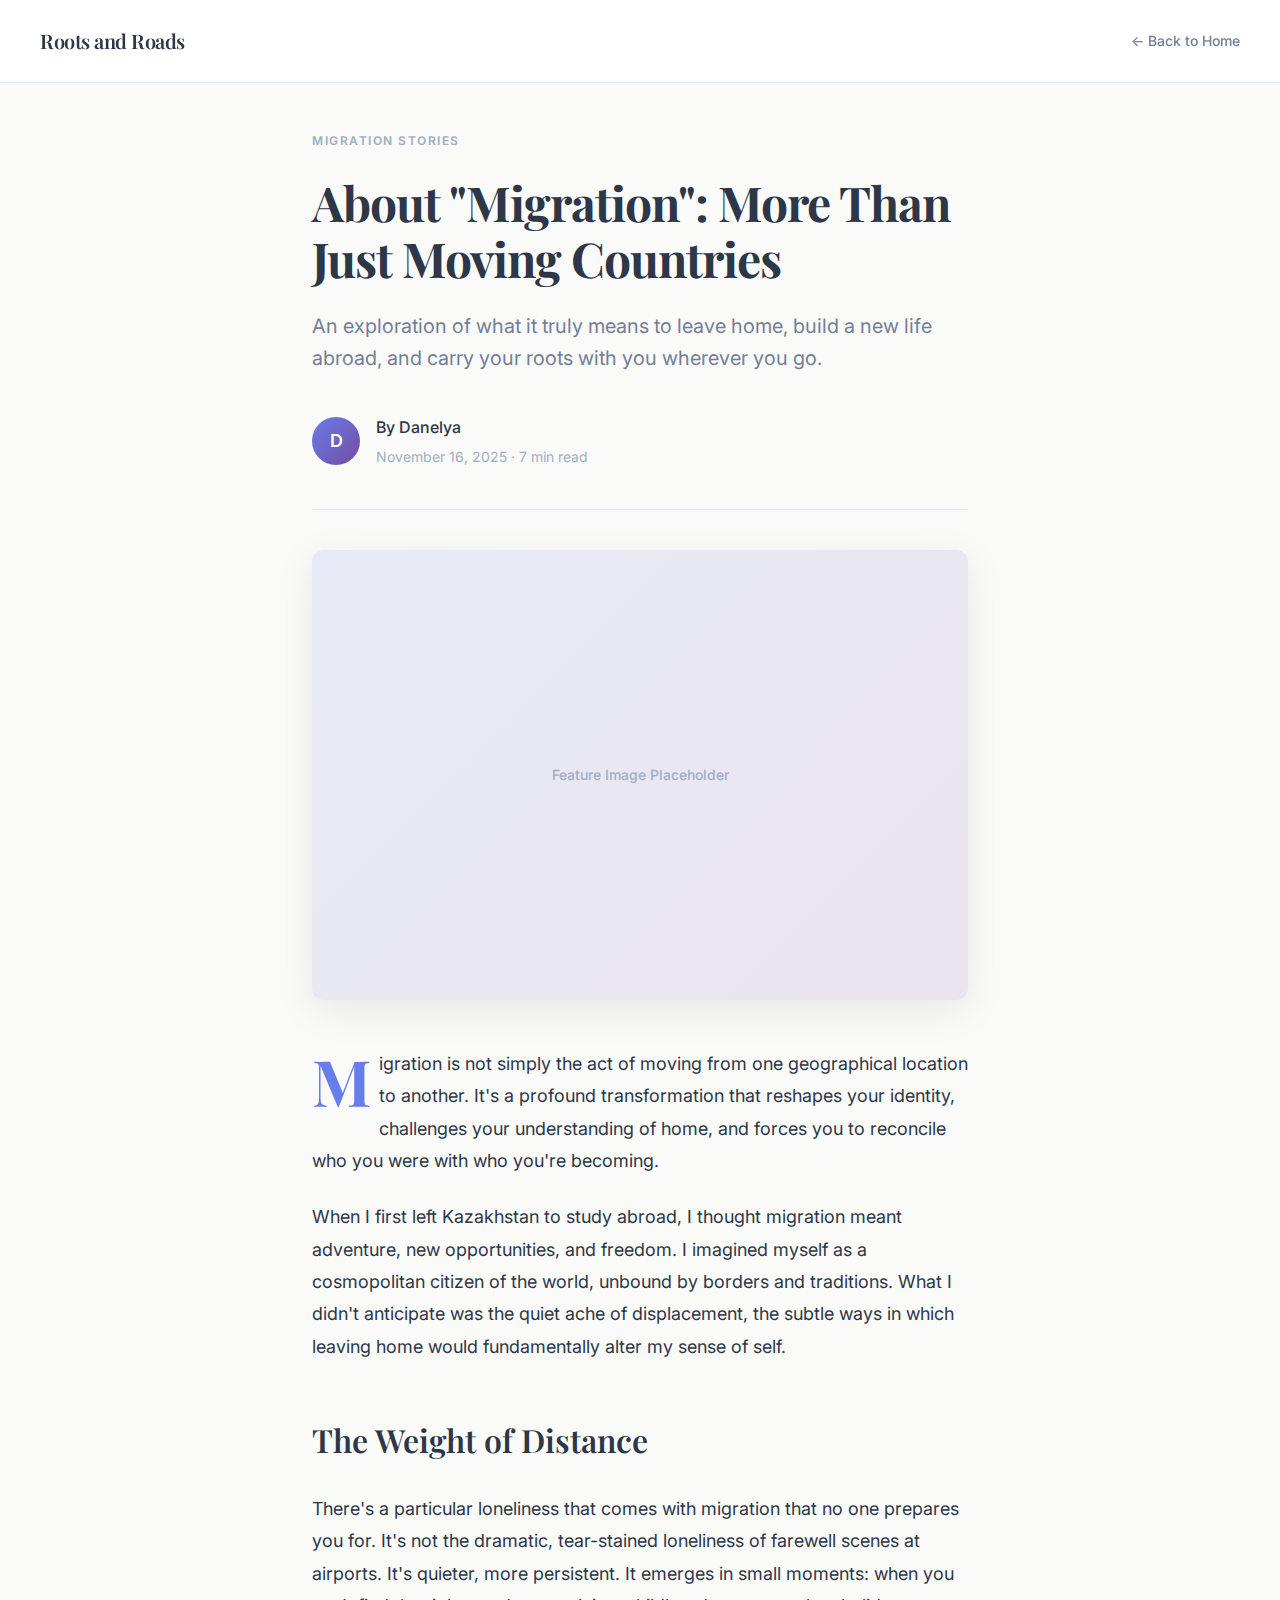
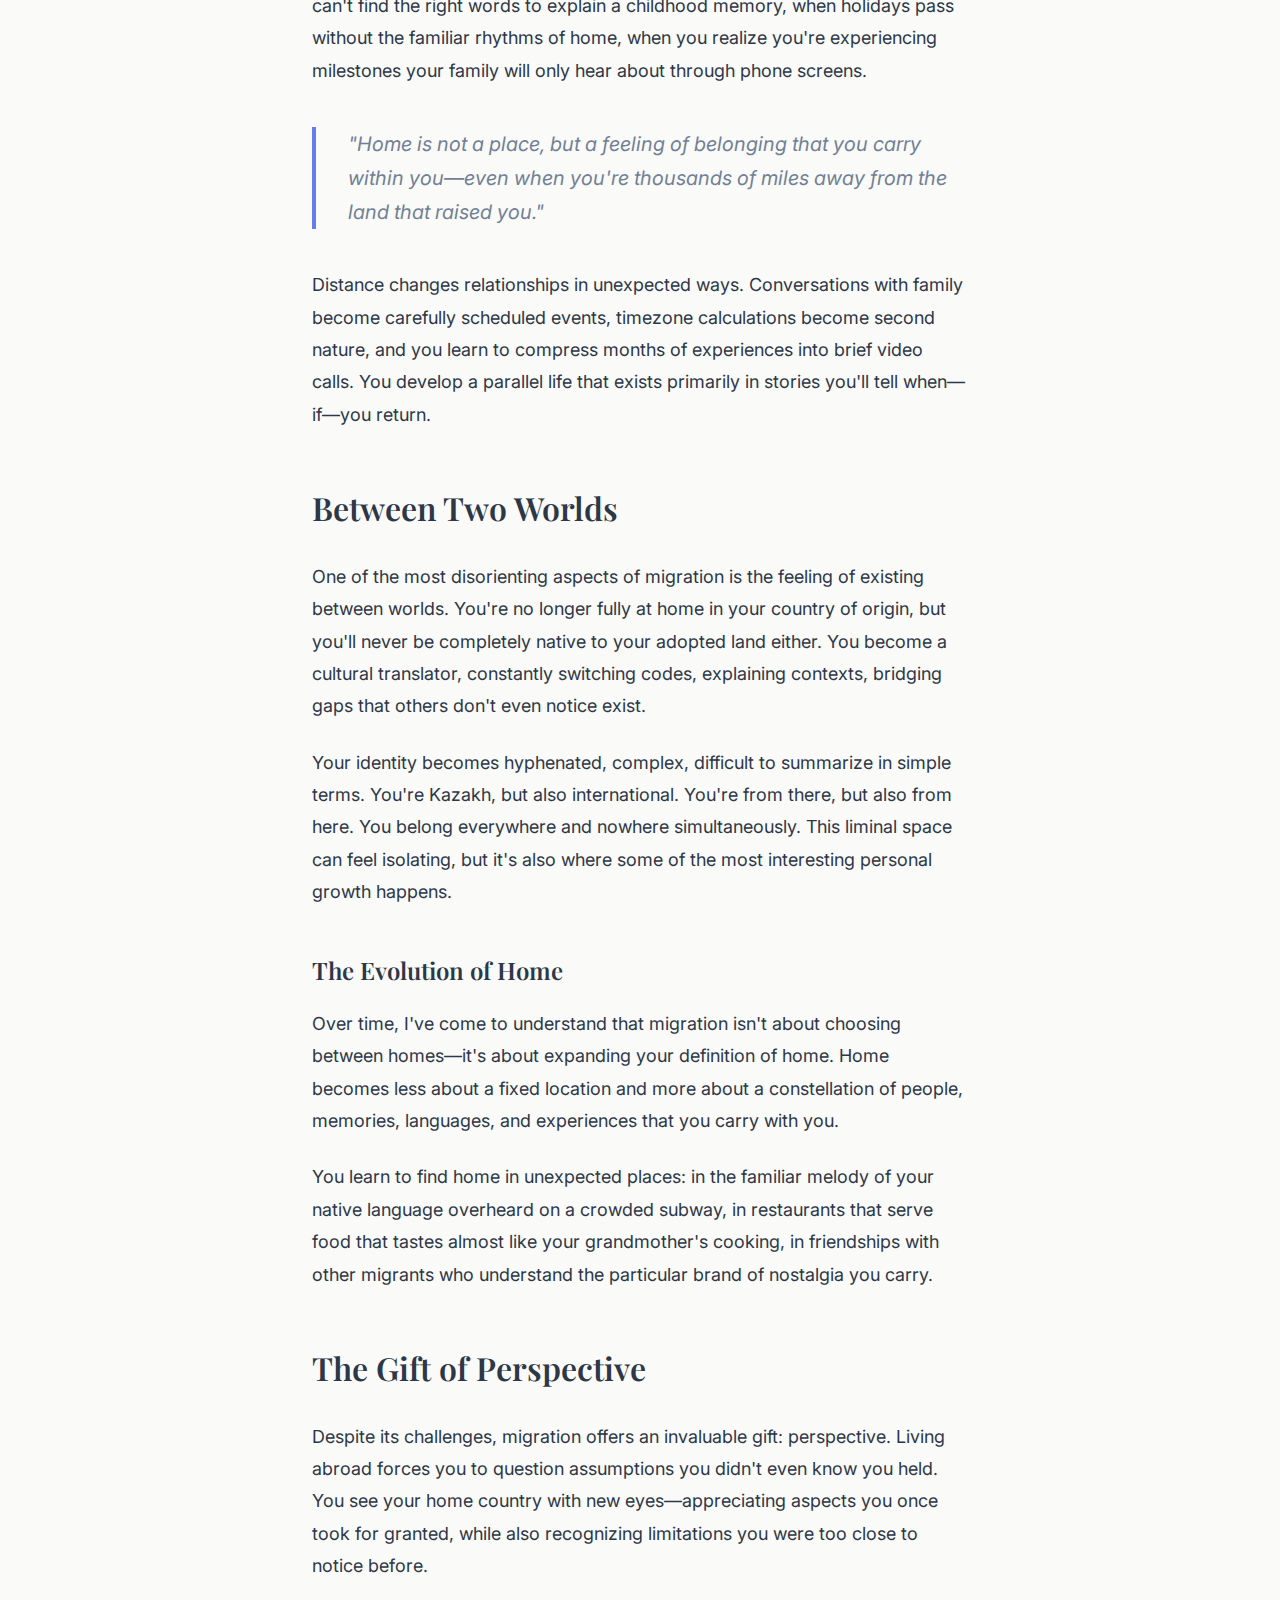
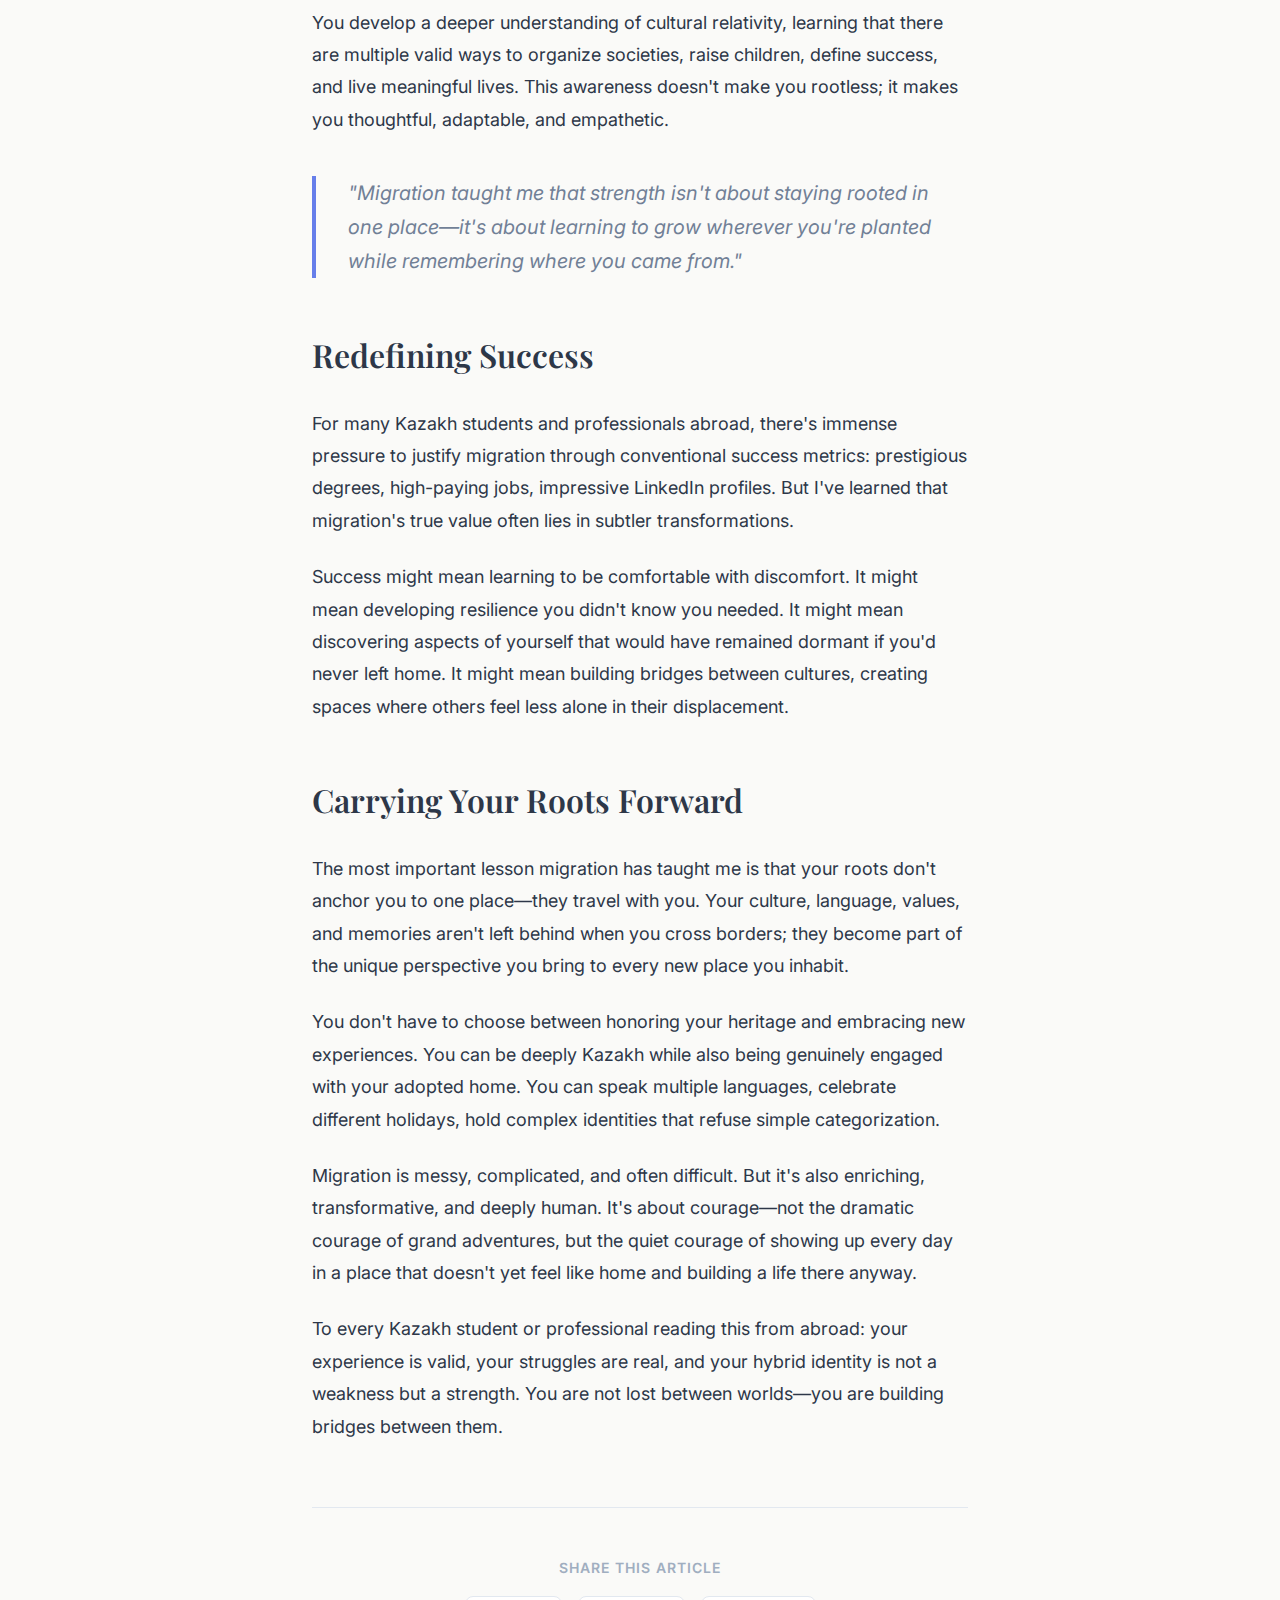
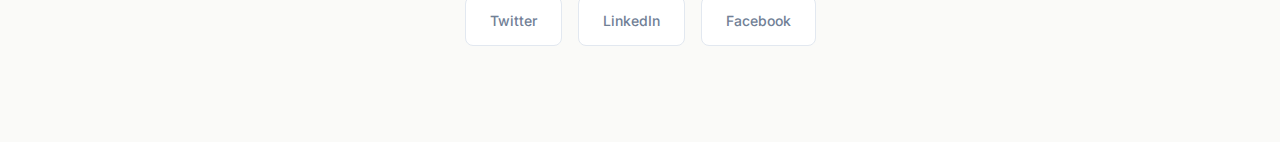
<file: article-migration-backup.html>
<!DOCTYPE html>
<html lang="en">
<head>
  <meta charset="UTF-8">
  <meta name="viewport" content="width=device-width, initial-scale=1.0">
  <title>About Migration - Roots and Roads</title>

  <!-- Google Fonts -->
  <link rel="preconnect" href="https://fonts.googleapis.com">
  <link rel="preconnect" href="https://fonts.gstatic.com" crossorigin>
  <link href="https://fonts.googleapis.com/css2?family=Playfair+Display:wght@400;600;700&family=Inter:wght@300;400;500;600&display=swap" rel="stylesheet">

  <style>
    /* ===================================
       CSS VARIABLES
       =================================== */
    :root {
      /* Colors */
      --background: #fafaf8;
      --text-primary: #2d3748;
      --text-secondary: #718096;
      --text-muted: #a0aec0;
      --accent: #667eea;
      --accent-hover: #5a67d8;
      --border-soft: #e2e8f0;

      /* Typography */
      --font-serif: 'Playfair Display', Georgia, serif;
      --font-sans: 'Inter', -apple-system, BlinkMacSystemFont, 'Segoe UI', sans-serif;

      /* Spacing */
      --max-width: 720px;
      --section-spacing: 3rem;
    }

    /* ===================================
       RESET & BASE STYLES
       =================================== */
    * {
      margin: 0;
      padding: 0;
      box-sizing: border-box;
    }

    body {
      font-family: var(--font-sans);
      font-size: 18px;
      line-height: 1.7;
      color: var(--text-primary);
      background-color: var(--background);
      -webkit-font-smoothing: antialiased;
      -moz-osx-font-smoothing: grayscale;
    }

    /* ===================================
       NAVIGATION
       =================================== */
    .top-nav {
      background: white;
      border-bottom: 1px solid var(--border-soft);
      padding: 1.5rem 2rem;
      position: sticky;
      top: 0;
      z-index: 100;
      backdrop-filter: blur(10px);
      background: rgba(255, 255, 255, 0.95);
    }

    .nav-container {
      max-width: 1200px;
      margin: 0 auto;
      display: flex;
      justify-content: space-between;
      align-items: center;
    }

    .logo {
      font-family: var(--font-serif);
      font-size: 20px;
      font-weight: 600;
      color: var(--text-primary);
      text-decoration: none;
      letter-spacing: -0.5px;
    }

    .back-link {
      font-size: 14px;
      color: var(--text-secondary);
      text-decoration: none;
      font-weight: 500;
      transition: color 0.2s;
    }

    .back-link:hover {
      color: var(--accent);
    }

    /* ===================================
       ARTICLE CONTAINER
       =================================== */
    .article-wrapper {
      max-width: var(--max-width);
      margin: 0 auto;
      padding: var(--section-spacing) 2rem;
    }

    /* ===================================
       ARTICLE HEADER
       =================================== */
    .category-label {
      font-size: 12px;
      font-weight: 600;
      letter-spacing: 1.5px;
      text-transform: uppercase;
      color: var(--text-muted);
      margin-bottom: 1.5rem;
    }

    .article-title {
      font-family: var(--font-serif);
      font-size: 3rem;
      font-weight: 700;
      line-height: 1.15;
      color: var(--text-primary);
      margin-bottom: 1.5rem;
      letter-spacing: -1px;
    }

    .article-subtitle {
      font-size: 1.25rem;
      font-weight: 400;
      line-height: 1.6;
      color: var(--text-secondary);
      margin-bottom: 2.5rem;
    }

    /* ===================================
       AUTHOR META
       =================================== */
    .author-meta {
      display: flex;
      align-items: center;
      gap: 1rem;
      margin-bottom: 2.5rem;
      padding-bottom: 2.5rem;
      border-bottom: 1px solid var(--border-soft);
    }

    .author-avatar {
      width: 48px;
      height: 48px;
      border-radius: 50%;
      background: linear-gradient(135deg, #667eea 0%, #764ba2 100%);
      display: flex;
      align-items: center;
      justify-content: center;
      color: white;
      font-weight: 600;
      font-size: 18px;
      flex-shrink: 0;
    }

    .author-info {
      display: flex;
      flex-direction: column;
      gap: 0.25rem;
    }

    .author-name {
      font-weight: 500;
      color: var(--text-primary);
      font-size: 16px;
      cursor: pointer;
      transition: color 0.2s;
    }

    .author-name:hover {
      color: var(--accent);
      text-decoration: underline;
    }

    .article-meta-details {
      font-size: 14px;
      color: var(--text-muted);
    }

    /* ===================================
       FEATURE IMAGE
       =================================== */
    .feature-image {
      width: 100%;
      height: 450px;
      border-radius: 12px;
      overflow: hidden;
      margin-bottom: 3rem;
      box-shadow: 0 10px 40px rgba(0, 0, 0, 0.08);
      background: linear-gradient(135deg, #667eea20 0%, #764ba220 100%);
      display: flex;
      align-items: center;
      justify-content: center;
      color: var(--text-muted);
      font-size: 14px;
      font-weight: 500;
    }

    .feature-image img {
      width: 100%;
      height: 100%;
      object-fit: cover;
    }

    /* ===================================
       ARTICLE BODY
       =================================== */
    .article-body {
      font-size: 18px;
      line-height: 1.8;
      color: var(--text-primary);
    }

    .article-body p {
      margin-bottom: 1.5rem;
    }

    .article-body p:first-child::first-letter {
      font-size: 4rem;
      font-family: var(--font-serif);
      font-weight: 700;
      line-height: 1;
      float: left;
      margin-right: 0.5rem;
      margin-top: 0.1rem;
      color: var(--accent);
    }

    .article-body h2 {
      font-family: var(--font-serif);
      font-size: 2rem;
      font-weight: 600;
      margin-top: 3rem;
      margin-bottom: 1.5rem;
      color: var(--text-primary);
    }

    .article-body h3 {
      font-family: var(--font-serif);
      font-size: 1.5rem;
      font-weight: 600;
      margin-top: 2.5rem;
      margin-bottom: 1rem;
      color: var(--text-primary);
    }

    .article-body blockquote {
      border-left: 4px solid var(--accent);
      padding-left: 2rem;
      margin: 2.5rem 0;
      font-style: italic;
      font-size: 1.25rem;
      line-height: 1.7;
      color: var(--text-secondary);
    }

    .article-body a {
      color: var(--accent);
      text-decoration: underline;
      transition: color 0.2s;
    }

    .article-body a:hover {
      color: var(--accent-hover);
    }

    .article-body ul, .article-body ol {
      margin-left: 2rem;
      margin-bottom: 1.5rem;
    }

    .article-body li {
      margin-bottom: 0.75rem;
    }

    /* ===================================
       FOOTER
       =================================== */
    .article-footer {
      margin-top: 4rem;
      padding-top: 3rem;
      border-top: 1px solid var(--border-soft);
      text-align: center;
    }

    .share-label {
      font-size: 14px;
      color: var(--text-muted);
      margin-bottom: 1rem;
      text-transform: uppercase;
      letter-spacing: 1px;
      font-weight: 600;
    }

    .share-buttons {
      display: flex;
      gap: 1rem;
      justify-content: center;
      margin-bottom: 3rem;
    }

    .share-btn {
      padding: 0.75rem 1.5rem;
      border: 1px solid var(--border-soft);
      border-radius: 8px;
      background: white;
      color: var(--text-secondary);
      text-decoration: none;
      font-size: 14px;
      font-weight: 500;
      transition: all 0.2s;
    }

    .share-btn:hover {
      background: var(--accent);
      color: white;
      border-color: var(--accent);
      transform: translateY(-2px);
    }

    /* ===================================
       RESPONSIVE
       =================================== */
    @media (max-width: 768px) {
      .article-title {
        font-size: 2rem;
      }

      .article-subtitle {
        font-size: 1.1rem;
      }

      .feature-image {
        height: 300px;
        border-radius: 8px;
      }

      .article-body {
        font-size: 17px;
      }

      .article-body p:first-child::first-letter {
        font-size: 3rem;
      }

      .article-body blockquote {
        padding-left: 1.5rem;
        font-size: 1.1rem;
      }

      .share-buttons {
        flex-direction: column;
      }
    }
  </style>
</head>
<body>

  <!-- Navigation -->
  <nav class="top-nav">
    <div class="nav-container">
      <a href="index.html" class="logo">Roots and Roads</a>
      <a href="index.html" class="back-link">← Back to Home</a>
    </div>
  </nav>

  <!-- Article Container -->
  <article class="article-wrapper">

    <!-- Article Header -->
    <div class="category-label">MIGRATION STORIES</div>

    <h1 class="article-title">About "Migration": More Than Just Moving Countries</h1>

    <p class="article-subtitle">
      An exploration of what it truly means to leave home, build a new life abroad, and carry your roots with you wherever you go.
    </p>

    <!-- Author Meta -->
    <div class="author-meta">
      <div class="author-avatar">D</div>
      <div class="author-info">
        <div class="author-name">By Danelya</div>
        <div class="article-meta-details">November 16, 2025 · 7 min read</div>
      </div>
    </div>

    <!-- Feature Image -->
    <div class="feature-image">
      <!-- Replace with actual image: <img src="migration-cover.jpg" alt="Migration story cover"> -->
      Feature Image Placeholder
    </div>

    <!-- Article Body -->
    <div class="article-body">
      <p>
        Migration is not simply the act of moving from one geographical location to another. It's a profound transformation that reshapes your identity, challenges your understanding of home, and forces you to reconcile who you were with who you're becoming.
      </p>

      <p>
        When I first left Kazakhstan to study abroad, I thought migration meant adventure, new opportunities, and freedom. I imagined myself as a cosmopolitan citizen of the world, unbound by borders and traditions. What I didn't anticipate was the quiet ache of displacement, the subtle ways in which leaving home would fundamentally alter my sense of self.
      </p>

      <h2>The Weight of Distance</h2>

      <p>
        There's a particular loneliness that comes with migration that no one prepares you for. It's not the dramatic, tear-stained loneliness of farewell scenes at airports. It's quieter, more persistent. It emerges in small moments: when you can't find the right words to explain a childhood memory, when holidays pass without the familiar rhythms of home, when you realize you're experiencing milestones your family will only hear about through phone screens.
      </p>

      <blockquote>
        "Home is not a place, but a feeling of belonging that you carry within you—even when you're thousands of miles away from the land that raised you."
      </blockquote>

      <p>
        Distance changes relationships in unexpected ways. Conversations with family become carefully scheduled events, timezone calculations become second nature, and you learn to compress months of experiences into brief video calls. You develop a parallel life that exists primarily in stories you'll tell when—if—you return.
      </p>

      <h2>Between Two Worlds</h2>

      <p>
        One of the most disorienting aspects of migration is the feeling of existing between worlds. You're no longer fully at home in your country of origin, but you'll never be completely native to your adopted land either. You become a cultural translator, constantly switching codes, explaining contexts, bridging gaps that others don't even notice exist.
      </p>

      <p>
        Your identity becomes hyphenated, complex, difficult to summarize in simple terms. You're Kazakh, but also international. You're from there, but also from here. You belong everywhere and nowhere simultaneously. This liminal space can feel isolating, but it's also where some of the most interesting personal growth happens.
      </p>

      <h3>The Evolution of Home</h3>

      <p>
        Over time, I've come to understand that migration isn't about choosing between homes—it's about expanding your definition of home. Home becomes less about a fixed location and more about a constellation of people, memories, languages, and experiences that you carry with you.
      </p>

      <p>
        You learn to find home in unexpected places: in the familiar melody of your native language overheard on a crowded subway, in restaurants that serve food that tastes almost like your grandmother's cooking, in friendships with other migrants who understand the particular brand of nostalgia you carry.
      </p>

      <h2>The Gift of Perspective</h2>

      <p>
        Despite its challenges, migration offers an invaluable gift: perspective. Living abroad forces you to question assumptions you didn't even know you held. You see your home country with new eyes—appreciating aspects you once took for granted, while also recognizing limitations you were too close to notice before.
      </p>

      <p>
        You develop a deeper understanding of cultural relativity, learning that there are multiple valid ways to organize societies, raise children, define success, and live meaningful lives. This awareness doesn't make you rootless; it makes you thoughtful, adaptable, and empathetic.
      </p>

      <blockquote>
        "Migration taught me that strength isn't about staying rooted in one place—it's about learning to grow wherever you're planted while remembering where you came from."
      </blockquote>

      <h2>Redefining Success</h2>

      <p>
        For many Kazakh students and professionals abroad, there's immense pressure to justify migration through conventional success metrics: prestigious degrees, high-paying jobs, impressive LinkedIn profiles. But I've learned that migration's true value often lies in subtler transformations.
      </p>

      <p>
        Success might mean learning to be comfortable with discomfort. It might mean developing resilience you didn't know you needed. It might mean discovering aspects of yourself that would have remained dormant if you'd never left home. It might mean building bridges between cultures, creating spaces where others feel less alone in their displacement.
      </p>

      <h2>Carrying Your Roots Forward</h2>

      <p>
        The most important lesson migration has taught me is that your roots don't anchor you to one place—they travel with you. Your culture, language, values, and memories aren't left behind when you cross borders; they become part of the unique perspective you bring to every new place you inhabit.
      </p>

      <p>
        You don't have to choose between honoring your heritage and embracing new experiences. You can be deeply Kazakh while also being genuinely engaged with your adopted home. You can speak multiple languages, celebrate different holidays, hold complex identities that refuse simple categorization.
      </p>

      <p>
        Migration is messy, complicated, and often difficult. But it's also enriching, transformative, and deeply human. It's about courage—not the dramatic courage of grand adventures, but the quiet courage of showing up every day in a place that doesn't yet feel like home and building a life there anyway.
      </p>

      <p>
        To every Kazakh student or professional reading this from abroad: your experience is valid, your struggles are real, and your hybrid identity is not a weakness but a strength. You are not lost between worlds—you are building bridges between them.
      </p>
    </div>

    <!-- Article Footer -->
    <div class="article-footer">
      <div class="share-label">Share this article</div>
      <div class="share-buttons">
        <a href="#" class="share-btn">Twitter</a>
        <a href="#" class="share-btn">LinkedIn</a>
        <a href="#" class="share-btn">Facebook</a>
      </div>
    </div>

  </article>

</body>
</html>
</file>
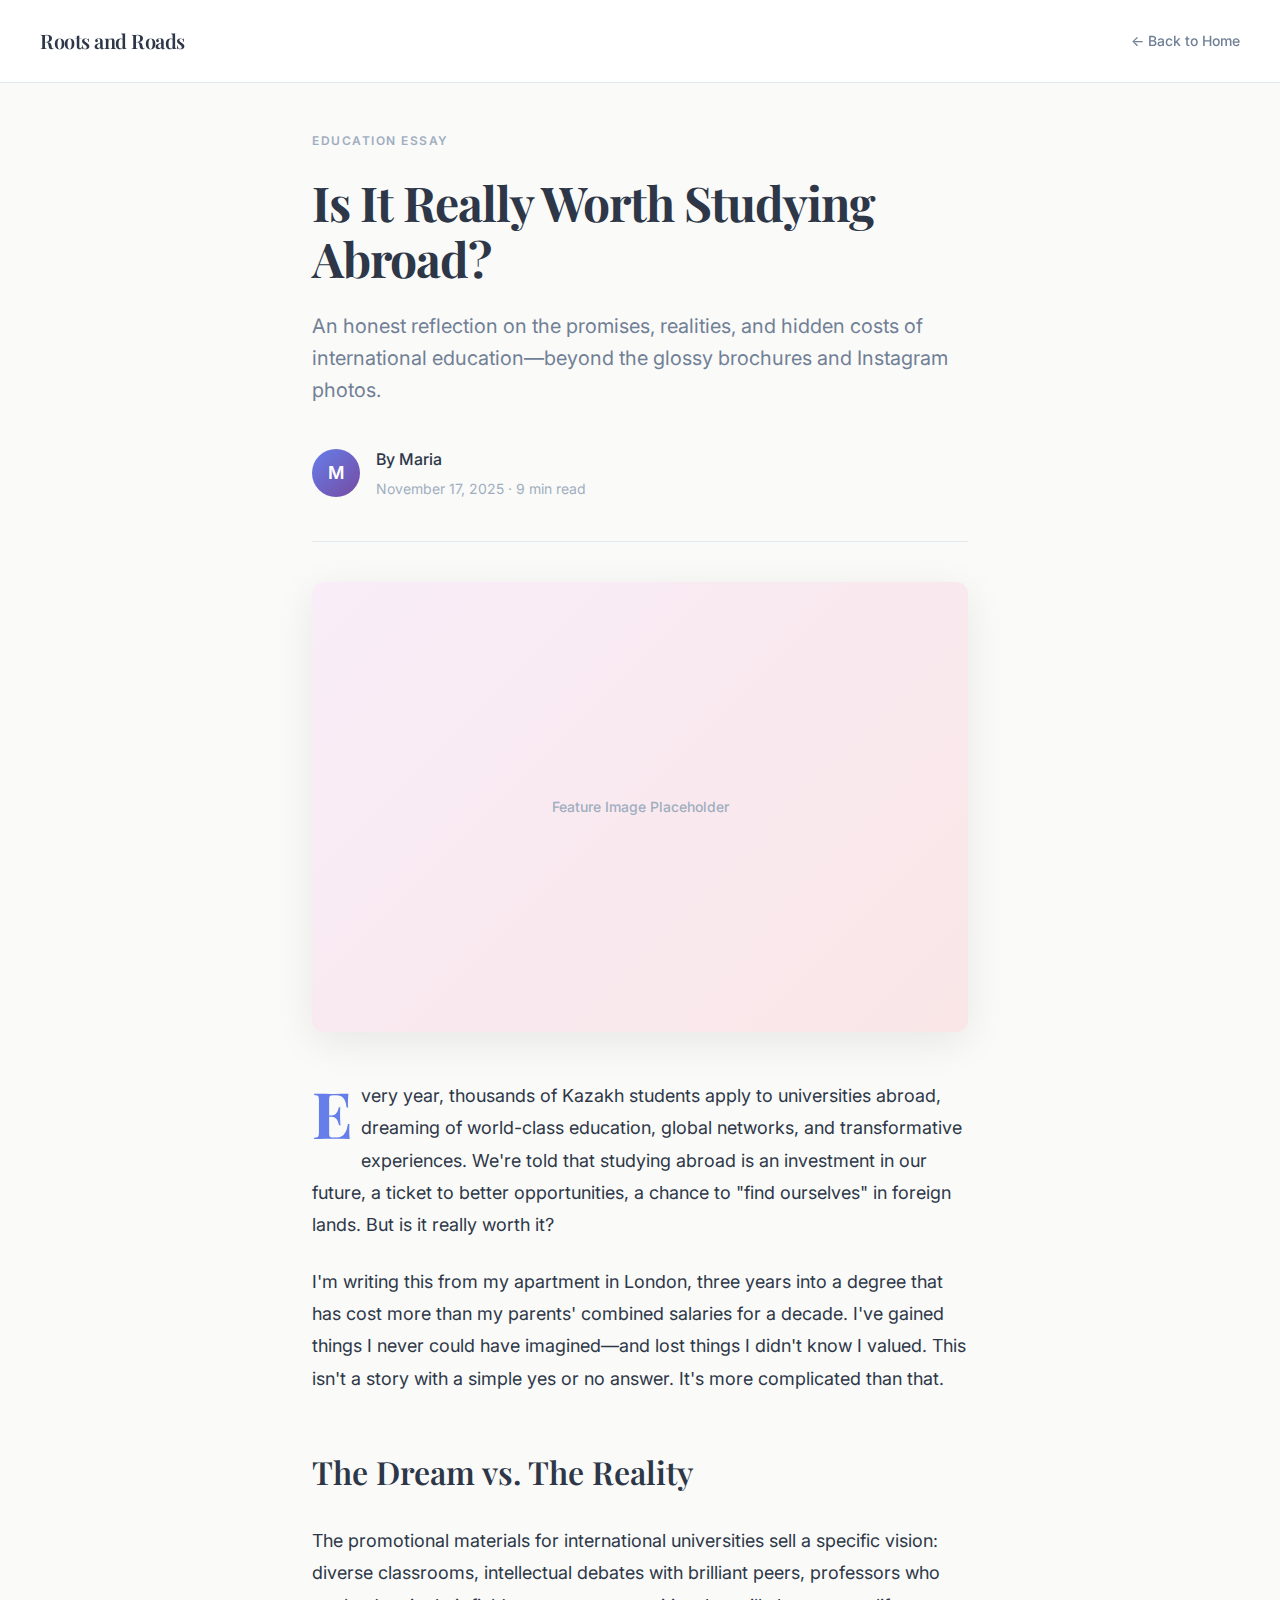
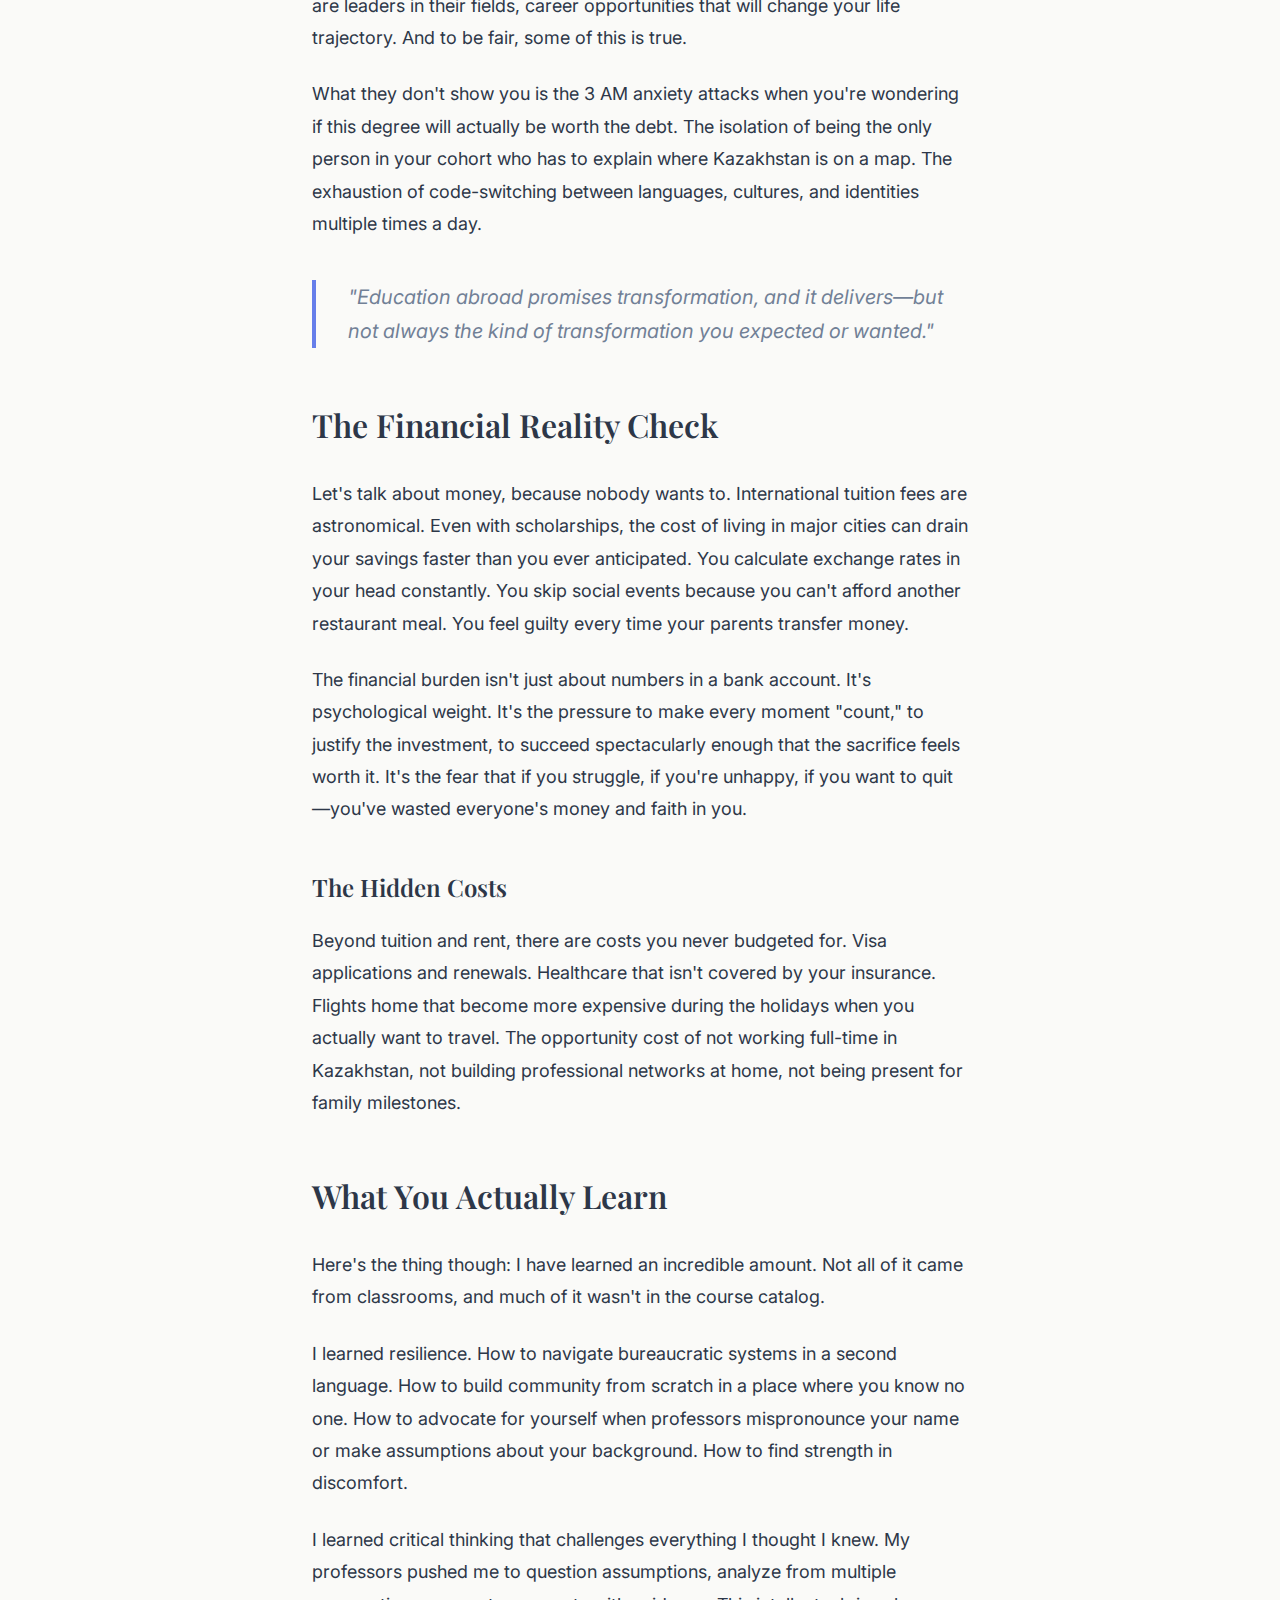
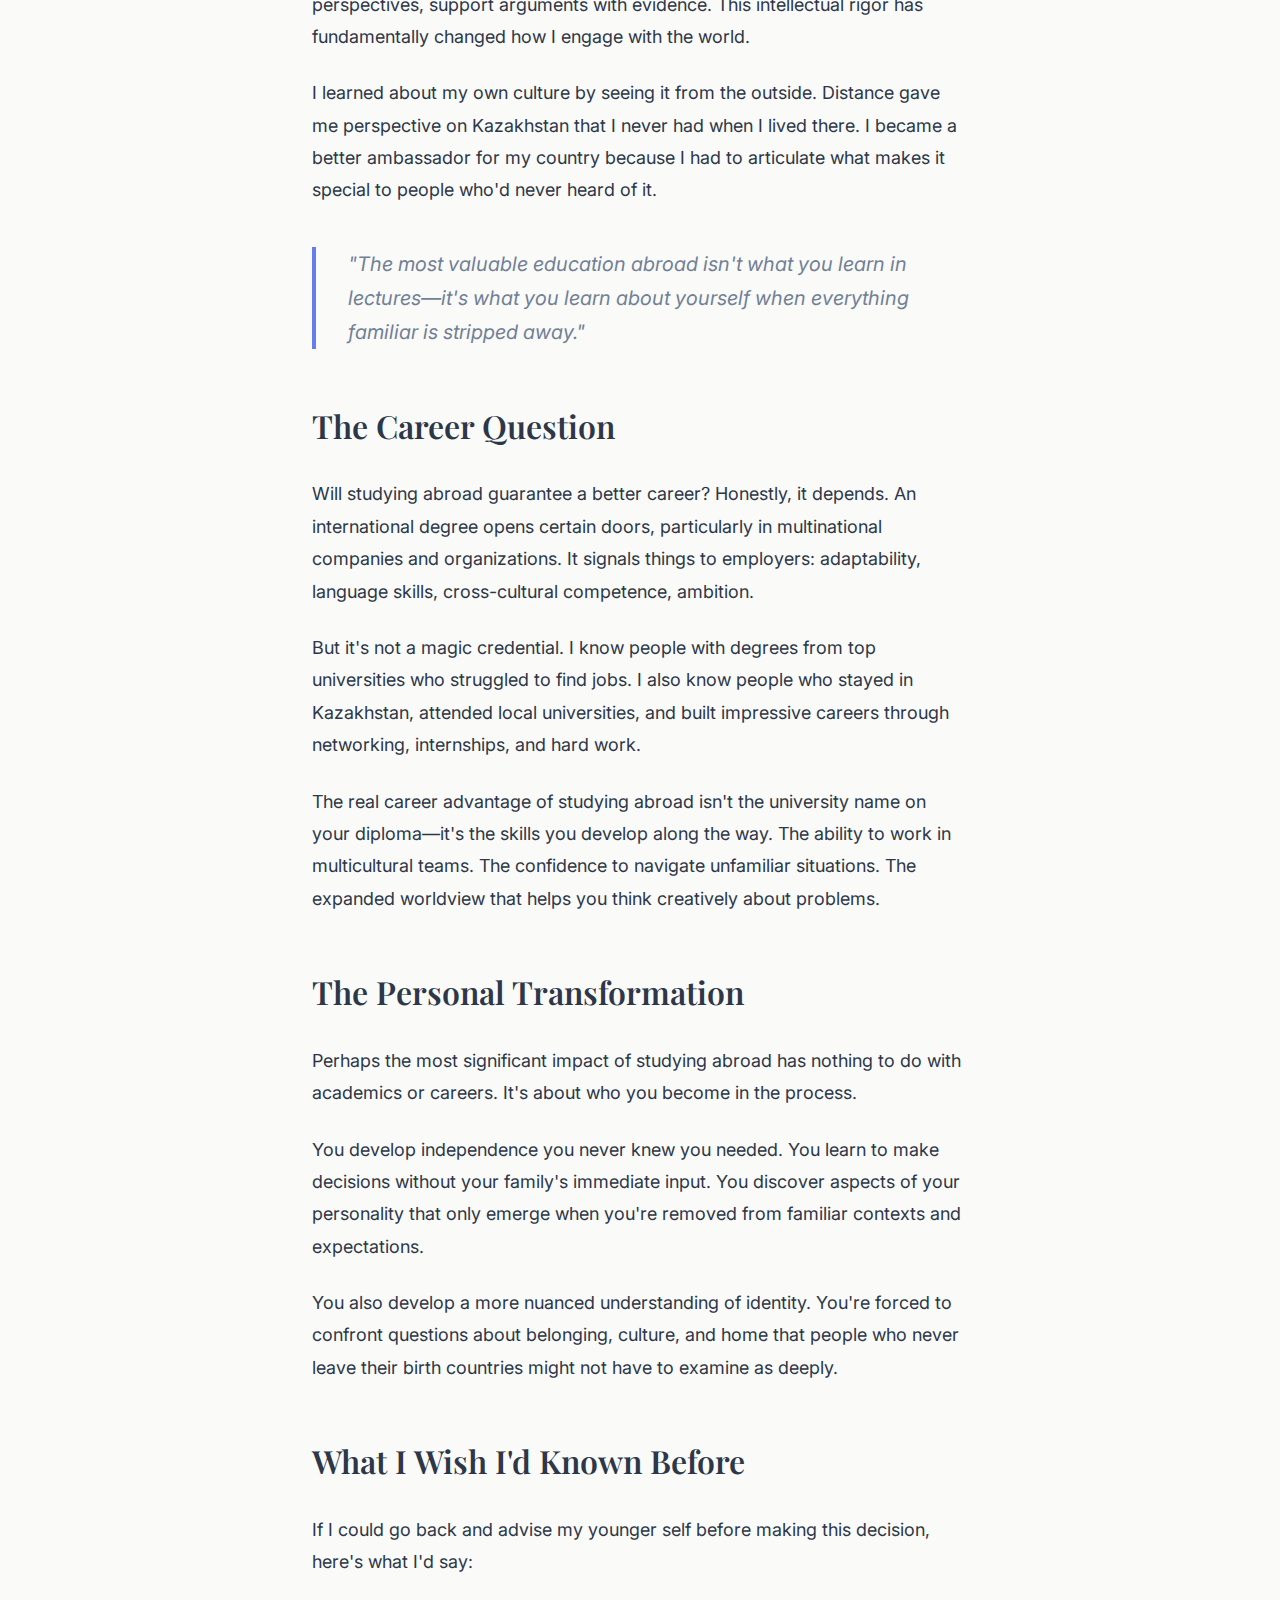
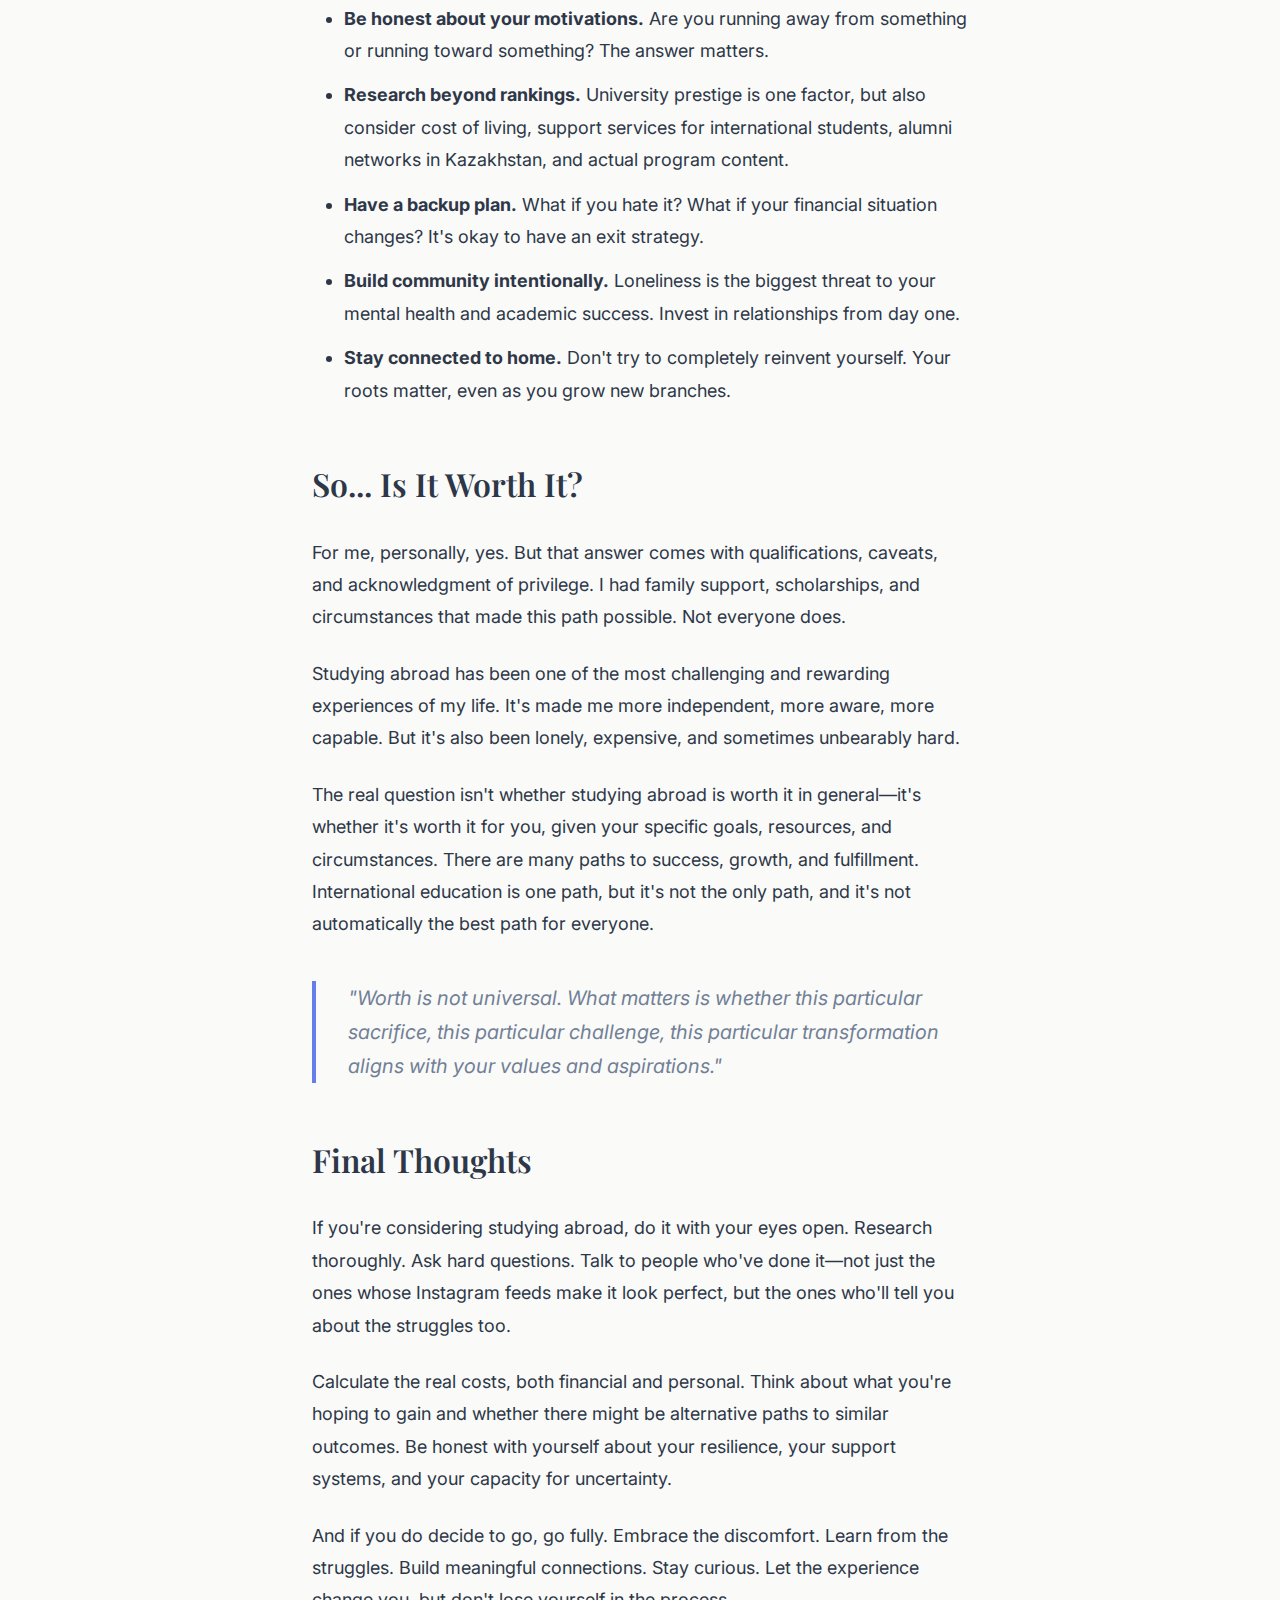
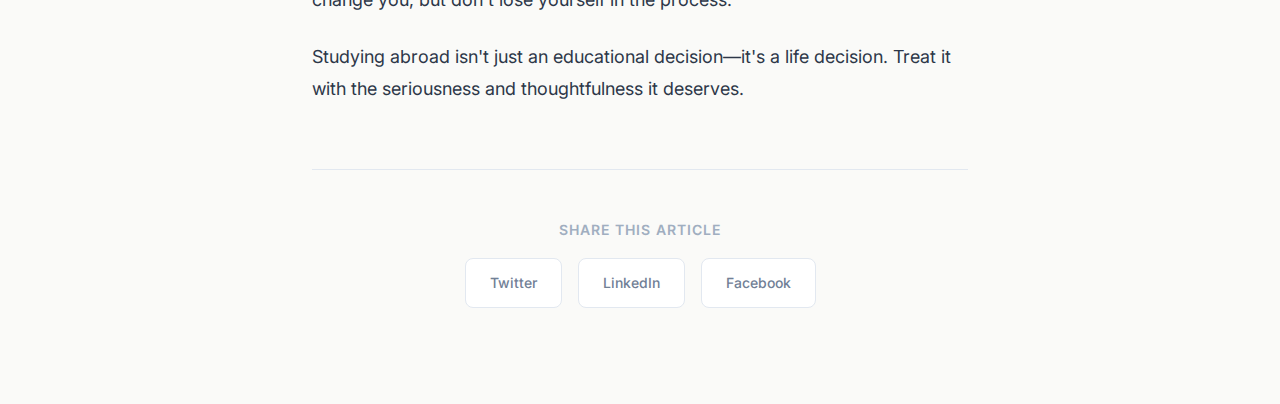
<file: article-study-abroad.html>
<!DOCTYPE html>
<html lang="en">
<head>
  <meta charset="UTF-8">
  <meta name="viewport" content="width=device-width, initial-scale=1.0">
  <title>Is It Worth Studying Abroad? - Roots and Roads</title>

  <!-- Google Fonts -->
  <link rel="preconnect" href="https://fonts.googleapis.com">
  <link rel="preconnect" href="https://fonts.gstatic.com" crossorigin>
  <link href="https://fonts.googleapis.com/css2?family=Playfair+Display:wght@400;600;700&family=Inter:wght@300;400;500;600&display=swap" rel="stylesheet">

  <style>
    /* ===================================
       CSS VARIABLES
       =================================== */
    :root {
      /* Colors */
      --background: #fafaf8;
      --text-primary: #2d3748;
      --text-secondary: #718096;
      --text-muted: #a0aec0;
      --accent: #667eea;
      --accent-hover: #5a67d8;
      --border-soft: #e2e8f0;

      /* Typography */
      --font-serif: 'Playfair Display', Georgia, serif;
      --font-sans: 'Inter', -apple-system, BlinkMacSystemFont, 'Segoe UI', sans-serif;

      /* Spacing */
      --max-width: 720px;
      --section-spacing: 3rem;
    }

    /* ===================================
       RESET & BASE STYLES
       =================================== */
    * {
      margin: 0;
      padding: 0;
      box-sizing: border-box;
    }

    body {
      font-family: var(--font-sans);
      font-size: 18px;
      line-height: 1.7;
      color: var(--text-primary);
      background-color: var(--background);
      -webkit-font-smoothing: antialiased;
      -moz-osx-font-smoothing: grayscale;
    }

    /* ===================================
       NAVIGATION
       =================================== */
    .top-nav {
      background: white;
      border-bottom: 1px solid var(--border-soft);
      padding: 1.5rem 2rem;
      position: sticky;
      top: 0;
      z-index: 100;
      backdrop-filter: blur(10px);
      background: rgba(255, 255, 255, 0.95);
    }

    .nav-container {
      max-width: 1200px;
      margin: 0 auto;
      display: flex;
      justify-content: space-between;
      align-items: center;
    }

    .logo {
      font-family: var(--font-serif);
      font-size: 20px;
      font-weight: 600;
      color: var(--text-primary);
      text-decoration: none;
      letter-spacing: -0.5px;
    }

    .back-link {
      font-size: 14px;
      color: var(--text-secondary);
      text-decoration: none;
      font-weight: 500;
      transition: color 0.2s;
    }

    .back-link:hover {
      color: var(--accent);
    }

    /* ===================================
       ARTICLE CONTAINER
       =================================== */
    .article-wrapper {
      max-width: var(--max-width);
      margin: 0 auto;
      padding: var(--section-spacing) 2rem;
    }

    /* ===================================
       ARTICLE HEADER
       =================================== */
    .category-label {
      font-size: 12px;
      font-weight: 600;
      letter-spacing: 1.5px;
      text-transform: uppercase;
      color: var(--text-muted);
      margin-bottom: 1.5rem;
    }

    .article-title {
      font-family: var(--font-serif);
      font-size: 3rem;
      font-weight: 700;
      line-height: 1.15;
      color: var(--text-primary);
      margin-bottom: 1.5rem;
      letter-spacing: -1px;
    }

    .article-subtitle {
      font-size: 1.25rem;
      font-weight: 400;
      line-height: 1.6;
      color: var(--text-secondary);
      margin-bottom: 2.5rem;
    }

    /* ===================================
       AUTHOR META
       =================================== */
    .author-meta {
      display: flex;
      align-items: center;
      gap: 1rem;
      margin-bottom: 2.5rem;
      padding-bottom: 2.5rem;
      border-bottom: 1px solid var(--border-soft);
    }

    .author-avatar {
      width: 48px;
      height: 48px;
      border-radius: 50%;
      background: linear-gradient(135deg, #667eea 0%, #764ba2 100%);
      display: flex;
      align-items: center;
      justify-content: center;
      color: white;
      font-weight: 600;
      font-size: 18px;
      flex-shrink: 0;
    }

    .author-info {
      display: flex;
      flex-direction: column;
      gap: 0.25rem;
    }

    .author-name {
      font-weight: 500;
      color: var(--text-primary);
      font-size: 16px;
      cursor: pointer;
      transition: color 0.2s;
    }

    .author-name:hover {
      color: var(--accent);
      text-decoration: underline;
    }

    .article-meta-details {
      font-size: 14px;
      color: var(--text-muted);
    }

    /* ===================================
       FEATURE IMAGE
       =================================== */
    .feature-image {
      width: 100%;
      height: 450px;
      border-radius: 12px;
      overflow: hidden;
      margin-bottom: 3rem;
      box-shadow: 0 10px 40px rgba(0, 0, 0, 0.08);
      background: linear-gradient(135deg, #f093fb20 0%, #f5576c20 100%);
      display: flex;
      align-items: center;
      justify-content: center;
      color: var(--text-muted);
      font-size: 14px;
      font-weight: 500;
    }

    .feature-image img {
      width: 100%;
      height: 100%;
      object-fit: cover;
    }

    /* ===================================
       ARTICLE BODY
       =================================== */
    .article-body {
      font-size: 18px;
      line-height: 1.8;
      color: var(--text-primary);
    }

    .article-body p {
      margin-bottom: 1.5rem;
    }

    .article-body p:first-child::first-letter {
      font-size: 4rem;
      font-family: var(--font-serif);
      font-weight: 700;
      line-height: 1;
      float: left;
      margin-right: 0.5rem;
      margin-top: 0.1rem;
      color: var(--accent);
    }

    .article-body h2 {
      font-family: var(--font-serif);
      font-size: 2rem;
      font-weight: 600;
      margin-top: 3rem;
      margin-bottom: 1.5rem;
      color: var(--text-primary);
    }

    .article-body h3 {
      font-family: var(--font-serif);
      font-size: 1.5rem;
      font-weight: 600;
      margin-top: 2.5rem;
      margin-bottom: 1rem;
      color: var(--text-primary);
    }

    .article-body blockquote {
      border-left: 4px solid var(--accent);
      padding-left: 2rem;
      margin: 2.5rem 0;
      font-style: italic;
      font-size: 1.25rem;
      line-height: 1.7;
      color: var(--text-secondary);
    }

    .article-body a {
      color: var(--accent);
      text-decoration: underline;
      transition: color 0.2s;
    }

    .article-body a:hover {
      color: var(--accent-hover);
    }

    .article-body ul, .article-body ol {
      margin-left: 2rem;
      margin-bottom: 1.5rem;
    }

    .article-body li {
      margin-bottom: 0.75rem;
    }

    /* ===================================
       FOOTER
       =================================== */
    .article-footer {
      margin-top: 4rem;
      padding-top: 3rem;
      border-top: 1px solid var(--border-soft);
      text-align: center;
    }

    .share-label {
      font-size: 14px;
      color: var(--text-muted);
      margin-bottom: 1rem;
      text-transform: uppercase;
      letter-spacing: 1px;
      font-weight: 600;
    }

    .share-buttons {
      display: flex;
      gap: 1rem;
      justify-content: center;
      margin-bottom: 3rem;
    }

    .share-btn {
      padding: 0.75rem 1.5rem;
      border: 1px solid var(--border-soft);
      border-radius: 8px;
      background: white;
      color: var(--text-secondary);
      text-decoration: none;
      font-size: 14px;
      font-weight: 500;
      transition: all 0.2s;
    }

    .share-btn:hover {
      background: var(--accent);
      color: white;
      border-color: var(--accent);
      transform: translateY(-2px);
    }

    /* ===================================
       RESPONSIVE
       =================================== */
    @media (max-width: 768px) {
      .article-title {
        font-size: 2rem;
      }

      .article-subtitle {
        font-size: 1.1rem;
      }

      .feature-image {
        height: 300px;
        border-radius: 8px;
      }

      .article-body {
        font-size: 17px;
      }

      .article-body p:first-child::first-letter {
        font-size: 3rem;
      }

      .article-body blockquote {
        padding-left: 1.5rem;
        font-size: 1.1rem;
      }

      .share-buttons {
        flex-direction: column;
      }
    }
  </style>
</head>
<body>

  <!-- Navigation -->
  <nav class="top-nav">
    <div class="nav-container">
      <a href="index.html" class="logo">Roots and Roads</a>
      <a href="index.html" class="back-link">← Back to Home</a>
    </div>
  </nav>

  <!-- Article Container -->
  <article class="article-wrapper">

    <!-- Article Header -->
    <div class="category-label">EDUCATION ESSAY</div>

    <h1 class="article-title">Is It Really Worth Studying Abroad?</h1>

    <p class="article-subtitle">
      An honest reflection on the promises, realities, and hidden costs of international education—beyond the glossy brochures and Instagram photos.
    </p>

    <!-- Author Meta -->
    <div class="author-meta">
      <div class="author-avatar">M</div>
      <div class="author-info">
        <div class="author-name">By Maria</div>
        <div class="article-meta-details">November 17, 2025 · 9 min read</div>
      </div>
    </div>

    <!-- Feature Image -->
    <div class="feature-image">
      <!-- Replace with actual image: <img src="study-abroad-cover.jpg" alt="Study abroad cover"> -->
      Feature Image Placeholder
    </div>

    <!-- Article Body -->
    <div class="article-body">
      <p>
        Every year, thousands of Kazakh students apply to universities abroad, dreaming of world-class education, global networks, and transformative experiences. We're told that studying abroad is an investment in our future, a ticket to better opportunities, a chance to "find ourselves" in foreign lands. But is it really worth it?
      </p>

      <p>
        I'm writing this from my apartment in London, three years into a degree that has cost more than my parents' combined salaries for a decade. I've gained things I never could have imagined—and lost things I didn't know I valued. This isn't a story with a simple yes or no answer. It's more complicated than that.
      </p>

      <h2>The Dream vs. The Reality</h2>

      <p>
        The promotional materials for international universities sell a specific vision: diverse classrooms, intellectual debates with brilliant peers, professors who are leaders in their fields, career opportunities that will change your life trajectory. And to be fair, some of this is true.
      </p>

      <p>
        What they don't show you is the 3 AM anxiety attacks when you're wondering if this degree will actually be worth the debt. The isolation of being the only person in your cohort who has to explain where Kazakhstan is on a map. The exhaustion of code-switching between languages, cultures, and identities multiple times a day.
      </p>

      <blockquote>
        "Education abroad promises transformation, and it delivers—but not always the kind of transformation you expected or wanted."
      </blockquote>

      <h2>The Financial Reality Check</h2>

      <p>
        Let's talk about money, because nobody wants to. International tuition fees are astronomical. Even with scholarships, the cost of living in major cities can drain your savings faster than you ever anticipated. You calculate exchange rates in your head constantly. You skip social events because you can't afford another restaurant meal. You feel guilty every time your parents transfer money.
      </p>

      <p>
        The financial burden isn't just about numbers in a bank account. It's psychological weight. It's the pressure to make every moment "count," to justify the investment, to succeed spectacularly enough that the sacrifice feels worth it. It's the fear that if you struggle, if you're unhappy, if you want to quit—you've wasted everyone's money and faith in you.
      </p>

      <h3>The Hidden Costs</h3>

      <p>
        Beyond tuition and rent, there are costs you never budgeted for. Visa applications and renewals. Healthcare that isn't covered by your insurance. Flights home that become more expensive during the holidays when you actually want to travel. The opportunity cost of not working full-time in Kazakhstan, not building professional networks at home, not being present for family milestones.
      </p>

      <h2>What You Actually Learn</h2>

      <p>
        Here's the thing though: I have learned an incredible amount. Not all of it came from classrooms, and much of it wasn't in the course catalog.
      </p>

      <p>
        I learned resilience. How to navigate bureaucratic systems in a second language. How to build community from scratch in a place where you know no one. How to advocate for yourself when professors mispronounce your name or make assumptions about your background. How to find strength in discomfort.
      </p>

      <p>
        I learned critical thinking that challenges everything I thought I knew. My professors pushed me to question assumptions, analyze from multiple perspectives, support arguments with evidence. This intellectual rigor has fundamentally changed how I engage with the world.
      </p>

      <p>
        I learned about my own culture by seeing it from the outside. Distance gave me perspective on Kazakhstan that I never had when I lived there. I became a better ambassador for my country because I had to articulate what makes it special to people who'd never heard of it.
      </p>

      <blockquote>
        "The most valuable education abroad isn't what you learn in lectures—it's what you learn about yourself when everything familiar is stripped away."
      </blockquote>

      <h2>The Career Question</h2>

      <p>
        Will studying abroad guarantee a better career? Honestly, it depends. An international degree opens certain doors, particularly in multinational companies and organizations. It signals things to employers: adaptability, language skills, cross-cultural competence, ambition.
      </p>

      <p>
        But it's not a magic credential. I know people with degrees from top universities who struggled to find jobs. I also know people who stayed in Kazakhstan, attended local universities, and built impressive careers through networking, internships, and hard work.
      </p>

      <p>
        The real career advantage of studying abroad isn't the university name on your diploma—it's the skills you develop along the way. The ability to work in multicultural teams. The confidence to navigate unfamiliar situations. The expanded worldview that helps you think creatively about problems.
      </p>

      <h2>The Personal Transformation</h2>

      <p>
        Perhaps the most significant impact of studying abroad has nothing to do with academics or careers. It's about who you become in the process.
      </p>

      <p>
        You develop independence you never knew you needed. You learn to make decisions without your family's immediate input. You discover aspects of your personality that only emerge when you're removed from familiar contexts and expectations.
      </p>

      <p>
        You also develop a more nuanced understanding of identity. You're forced to confront questions about belonging, culture, and home that people who never leave their birth countries might not have to examine as deeply.
      </p>

      <h2>What I Wish I'd Known Before</h2>

      <p>
        If I could go back and advise my younger self before making this decision, here's what I'd say:
      </p>

      <ul>
        <li><strong>Be honest about your motivations.</strong> Are you running away from something or running toward something? The answer matters.</li>
        <li><strong>Research beyond rankings.</strong> University prestige is one factor, but also consider cost of living, support services for international students, alumni networks in Kazakhstan, and actual program content.</li>
        <li><strong>Have a backup plan.</strong> What if you hate it? What if your financial situation changes? It's okay to have an exit strategy.</li>
        <li><strong>Build community intentionally.</strong> Loneliness is the biggest threat to your mental health and academic success. Invest in relationships from day one.</li>
        <li><strong>Stay connected to home.</strong> Don't try to completely reinvent yourself. Your roots matter, even as you grow new branches.</li>
      </ul>

      <h2>So... Is It Worth It?</h2>

      <p>
        For me, personally, yes. But that answer comes with qualifications, caveats, and acknowledgment of privilege. I had family support, scholarships, and circumstances that made this path possible. Not everyone does.
      </p>

      <p>
        Studying abroad has been one of the most challenging and rewarding experiences of my life. It's made me more independent, more aware, more capable. But it's also been lonely, expensive, and sometimes unbearably hard.
      </p>

      <p>
        The real question isn't whether studying abroad is worth it in general—it's whether it's worth it for you, given your specific goals, resources, and circumstances. There are many paths to success, growth, and fulfillment. International education is one path, but it's not the only path, and it's not automatically the best path for everyone.
      </p>

      <blockquote>
        "Worth is not universal. What matters is whether this particular sacrifice, this particular challenge, this particular transformation aligns with your values and aspirations."
      </blockquote>

      <h2>Final Thoughts</h2>

      <p>
        If you're considering studying abroad, do it with your eyes open. Research thoroughly. Ask hard questions. Talk to people who've done it—not just the ones whose Instagram feeds make it look perfect, but the ones who'll tell you about the struggles too.
      </p>

      <p>
        Calculate the real costs, both financial and personal. Think about what you're hoping to gain and whether there might be alternative paths to similar outcomes. Be honest with yourself about your resilience, your support systems, and your capacity for uncertainty.
      </p>

      <p>
        And if you do decide to go, go fully. Embrace the discomfort. Learn from the struggles. Build meaningful connections. Stay curious. Let the experience change you, but don't lose yourself in the process.
      </p>

      <p>
        Studying abroad isn't just an educational decision—it's a life decision. Treat it with the seriousness and thoughtfulness it deserves.
      </p>
    </div>

    <!-- Article Footer -->
    <div class="article-footer">
      <div class="share-label">Share this article</div>
      <div class="share-buttons">
        <a href="#" class="share-btn">Twitter</a>
        <a href="#" class="share-btn">LinkedIn</a>
        <a href="#" class="share-btn">Facebook</a>
      </div>
    </div>

  </article>

</body>
</html>
</file>
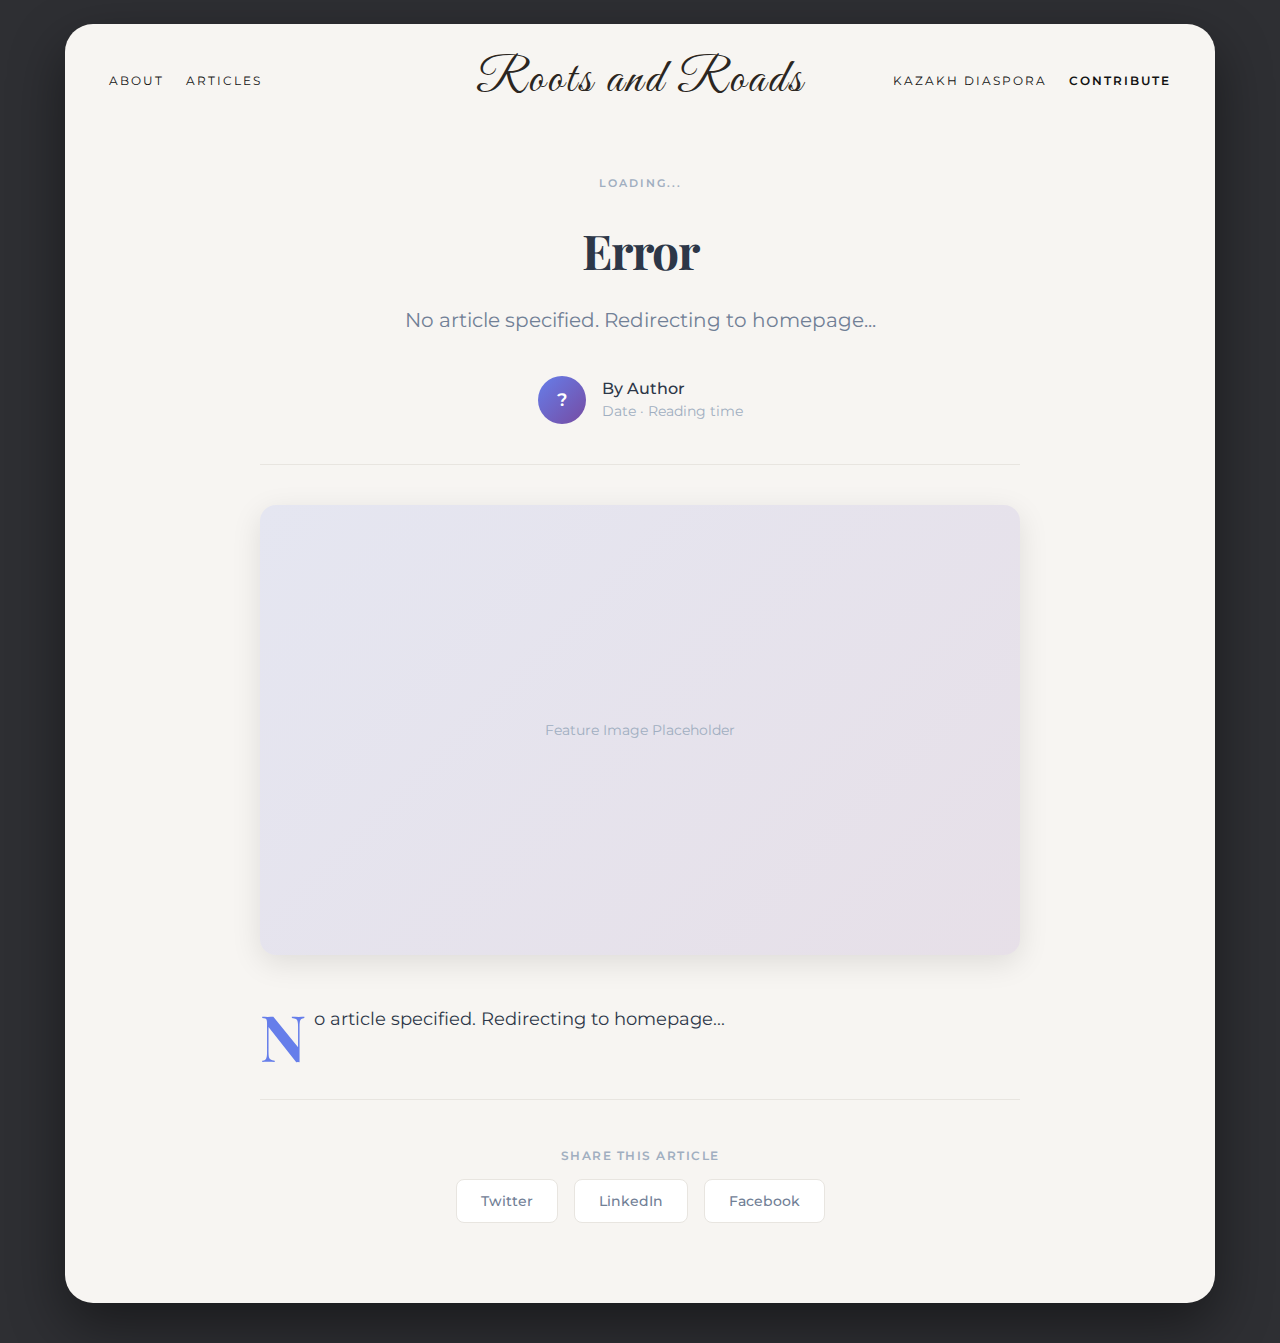
<file: article.html>
<!DOCTYPE html>
<html lang="en">
<head>
  <meta charset="UTF-8">
  <meta name="viewport" content="width=device-width, initial-scale=1.0">
  <title id="page-title">Article - Roots and Roads</title>

  <!-- Stylesheets -->
  <link rel="stylesheet" href="style.css">
  <link rel="stylesheet" href="article.css">

  <!-- Google Fonts -->
  <link rel="preconnect" href="https://fonts.googleapis.com">
  <link rel="preconnect" href="https://fonts.gstatic.com" crossorigin>
  <link href="https://fonts.googleapis.com/css2?family=Great+Vibes&family=Playfair+Display:wght@400;600&family=Montserrat:wght@300;400;500;600&display=swap" rel="stylesheet">
</head>
<body>

<!-- MAIN PAGE WRAPPER -->
<div class="page-wrapper">

  <!-- TOP BAR: NAV + LOGO -->
  <header class="top-bar">
    <nav class="nav-left">
      <a href="about.html">ABOUT</a>
      <a href="articles.html">ARTICLES</a>
    </nav>

    <div class="logo-wordmark">
      <a href="index.html" style="text-decoration: none; color: inherit;">
        <div class="logo-main">Roots and Roads</div>
      </a>
    </div>

    <nav class="nav-right">
      <a href="index.html#map-page">KAZAKH DIASPORA</a>
      <a href="index.html#contribute-btn">CONTRIBUTE</a>
    </nav>
  </header>

  <!-- ARTICLE CONTENT -->
  <div class="article-content">

    <!-- Article Header -->
    <div class="category-label" id="article-category">LOADING...</div>

    <h1 class="article-title" id="article-title">Loading Article...</h1>

    <p class="article-subtitle" id="article-subtitle">
      Please wait while we load the article content.
    </p>

    <!-- Author Meta -->
    <div class="author-meta">
      <div class="author-avatar" id="article-avatar">?</div>
      <div class="author-info">
        <div class="author-name" id="article-author">By Author</div>
        <div class="article-meta-details" id="article-meta">Date · Reading time</div>
      </div>
    </div>

    <!-- Feature Image -->
    <div class="feature-image" id="article-image">
      Feature Image Placeholder
    </div>

    <!-- Article Body -->
    <div class="article-body" id="article-body">
      <p>Loading article content...</p>
    </div>

    <!-- Article Footer -->
    <div class="article-footer">
      <div class="share-label">Share this article</div>
      <div class="share-buttons">
        <a href="#" class="share-btn" onclick="shareOnTwitter(); return false;">Twitter</a>
        <a href="#" class="share-btn" onclick="shareOnLinkedIn(); return false;">LinkedIn</a>
        <a href="#" class="share-btn" onclick="shareOnFacebook(); return false;">Facebook</a>
      </div>
    </div>

  </div>

</div>

<!-- Article Data -->
<script src="articles-data.js"></script>

<!-- Dynamic Content Loading Script -->
<script>
  // Get article ID from URL parameter
  function getArticleIdFromURL() {
    const urlParams = new URLSearchParams(window.location.search);
    return urlParams.get('id');
  }

  // Load and display article
  function loadArticle() {
    const articleId = getArticleIdFromURL();

    if (!articleId) {
      showError('No article specified. Redirecting to homepage...');
      setTimeout(() => {
        window.location.href = 'index.html';
      }, 2000);
      return;
    }

    const article = getArticle(articleId);

    if (!article) {
      showError('Article not found. Redirecting to homepage...');
      setTimeout(() => {
        window.location.href = 'index.html';
      }, 2000);
      return;
    }

    // Populate the page with article data
    document.getElementById('page-title').textContent = article.title + ' - Roots and Roads';
    document.getElementById('article-category').textContent = article.category;
    document.getElementById('article-title').textContent = article.title;
    document.getElementById('article-subtitle').textContent = article.subtitle;
    document.getElementById('article-avatar').textContent = article.authorInitial;
    document.getElementById('article-author').textContent = 'By ' + article.author;
    document.getElementById('article-meta').textContent = article.date + ' · ' + article.readTime;
    document.getElementById('article-body').innerHTML = article.content;

    // Handle image
    const imageContainer = document.getElementById('article-image');
    if (article.image) {
      imageContainer.innerHTML = `<img src="${article.image}" alt="${article.title}">`;
    } else {
      imageContainer.textContent = 'Feature Image Placeholder';
    }
  }

  // Show error message
  function showError(message) {
    document.getElementById('article-title').textContent = 'Error';
    document.getElementById('article-subtitle').textContent = message;
    document.getElementById('article-body').innerHTML = '<p>' + message + '</p>';
  }

  // Share functions
  function shareOnTwitter() {
    const url = encodeURIComponent(window.location.href);
    const text = encodeURIComponent(document.getElementById('article-title').textContent);
    window.open(`https://twitter.com/intent/tweet?url=${url}&text=${text}`, '_blank');
  }

  function shareOnLinkedIn() {
    const url = encodeURIComponent(window.location.href);
    window.open(`https://www.linkedin.com/sharing/share-offsite/?url=${url}`, '_blank');
  }

  function shareOnFacebook() {
    const url = encodeURIComponent(window.location.href);
    window.open(`https://www.facebook.com/sharer/sharer.php?u=${url}`, '_blank');
  }

  // Load article when page loads
  document.addEventListener('DOMContentLoaded', loadArticle);
</script>

</body>
</html>
</file>
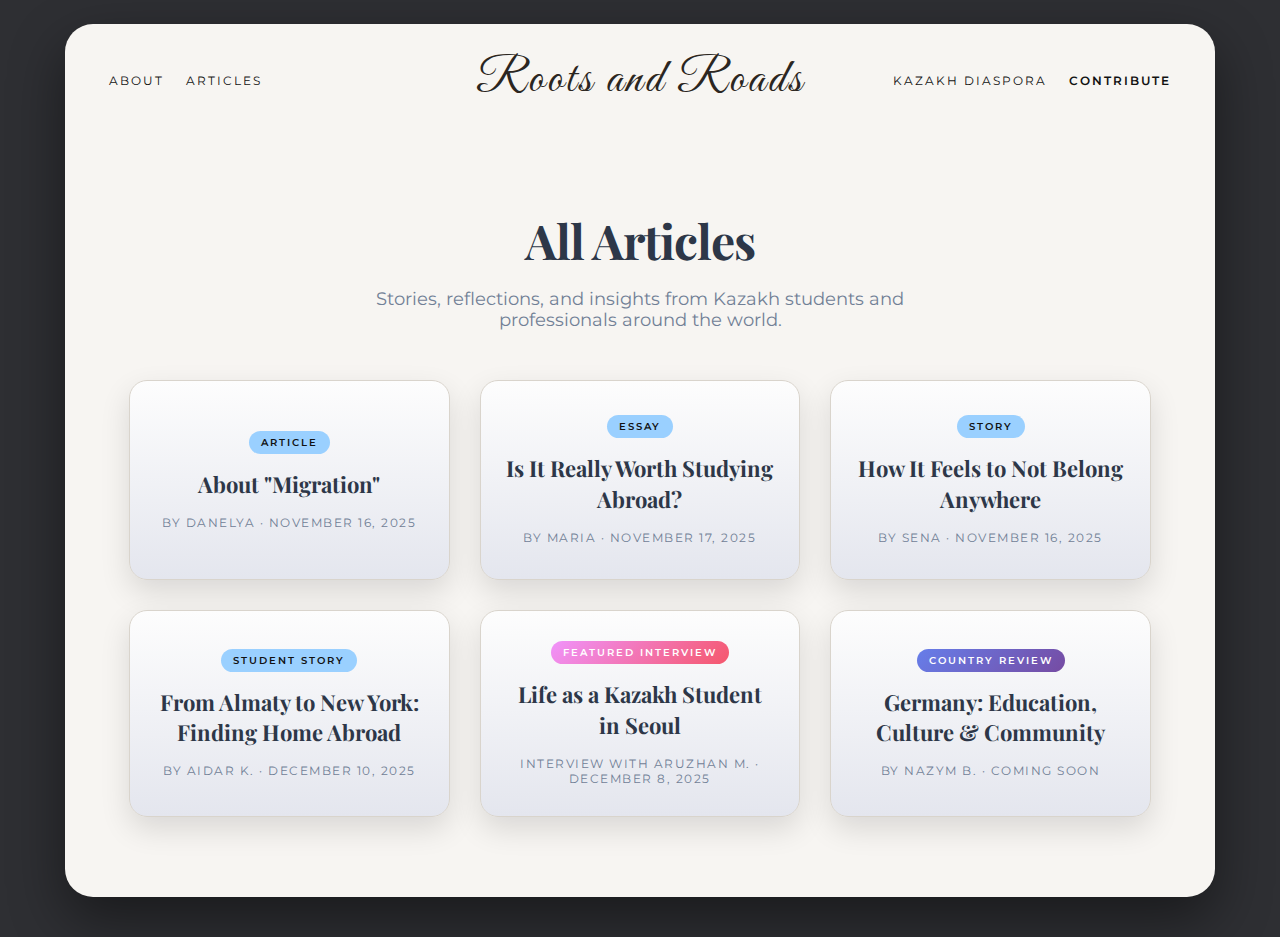
<file: articles.html>
<!DOCTYPE html>
<html lang="en">
<head>
  <meta charset="UTF-8">
  <meta name="viewport" content="width=device-width, initial-scale=1.0">
  <title>Articles - Roots and Roads</title>

  <!-- Main Stylesheet -->
  <link rel="stylesheet" href="style.css">

  <!-- Google Fonts -->
  <link rel="preconnect" href="https://fonts.googleapis.com">
  <link rel="preconnect" href="https://fonts.gstatic.com" crossorigin>
  <link href="https://fonts.googleapis.com/css2?family=Great+Vibes&family=Playfair+Display:wght@400;600&family=Montserrat:wght@300;400;500;600&display=swap" rel="stylesheet">

  <style>
    /* Articles Page Specific Styles */
    .articles-page-content {
      padding: 40px 20px;
    }

    .articles-page-header {
      text-align: center;
      margin-bottom: 50px;
    }

    .articles-page-title {
      font-family: 'Playfair Display', serif;
      font-size: 3rem;
      font-weight: 700;
      color: #2d3748;
      margin-bottom: 1rem;
      letter-spacing: -1px;
    }

    .articles-page-subtitle {
      font-size: 1.1rem;
      color: #718096;
      max-width: 600px;
      margin: 0 auto;
    }

    .articles-grid {
      display: grid;
      grid-template-columns: repeat(auto-fill, minmax(320px, 1fr));
      gap: 30px;
      margin-top: 40px;
    }

    .article-grid-card {
      background: linear-gradient(to bottom, #fdfdfd, #e4e6ee);
      border-radius: 18px;
      padding: 30px 25px;
      box-shadow: 0 12px 30px rgba(0,0,0,0.12);
      display: flex;
      flex-direction: column;
      justify-content: center;
      align-items: center;
      text-align: center;
      min-height: 200px;
      text-decoration: none;
      color: inherit;
      cursor: pointer;
      transition: all 0.25s ease;
      border: 1px solid #d9d4cc;
    }

    .article-grid-card:hover {
      transform: translateY(-6px);
      box-shadow: 0 18px 40px rgba(0,0,0,0.18);
      border-color: #667eea;
    }

    .article-grid-card h3 {
      font-family: 'Playfair Display', serif;
      font-size: 22px;
      margin: 0 0 15px 0;
      line-height: 1.4;
      color: #2d3748;
    }

    .article-grid-card p {
      font-size: 12px;
      text-transform: uppercase;
      letter-spacing: 1.5px;
      color: #718096;
      margin: 0;
    }

    .article-tag {
      display: inline-block;
      font-size: 10px;
      letter-spacing: 2px;
      text-transform: uppercase;
      background: #9ad0ff;
      color: #111;
      padding: 5px 12px;
      border-radius: 15px;
      margin-bottom: 15px;
      font-weight: 600;
    }

    .article-tag.interview-tag {
      background: linear-gradient(135deg, #f093fb 0%, #f5576c 100%);
      color: white;
    }

    .article-tag.review-tag {
      background: linear-gradient(135deg, #667eea 0%, #764ba2 100%);
      color: white;
    }

    @media (max-width: 768px) {
      .articles-page-title {
        font-size: 2.5rem;
      }

      .articles-grid {
        grid-template-columns: 1fr;
        gap: 20px;
      }

      .articles-page-content {
        padding: 30px 15px;
      }
    }
  </style>
</head>
<body>

<!-- MAIN PAGE WRAPPER -->
<div class="page-wrapper">

  <!-- TOP BAR: NAV + LOGO -->
  <header class="top-bar">
    <nav class="nav-left">
      <a href="about.html">ABOUT</a>
      <a href="articles.html">ARTICLES</a>
    </nav>

    <div class="logo-wordmark">
      <a href="index.html" style="text-decoration: none; color: inherit;">
        <div class="logo-main">Roots and Roads</div>
      </a>
    </div>

    <nav class="nav-right">
      <a href="index.html#map-page">KAZAKH DIASPORA</a>
      <a href="index.html#contribute-btn">CONTRIBUTE</a>
    </nav>
  </header>

  <!-- ARTICLES PAGE CONTENT -->
  <div class="articles-page-content">

    <!-- Page Header -->
    <header class="articles-page-header">
      <h1 class="articles-page-title">All Articles</h1>
      <p class="articles-page-subtitle">
        Stories, reflections, and insights from Kazakh students and professionals around the world.
      </p>
    </header>

    <!-- Articles Grid -->
    <section class="articles-grid">

      <!-- Article 1 -->
      <a href="article.html?id=migration" class="article-grid-card">
        <span class="article-tag">ARTICLE</span>
        <h3>About "Migration"</h3>
        <p>By Danelya · November 16, 2025</p>
      </a>

      <!-- Article 2 -->
      <a href="article.html?id=study-abroad" class="article-grid-card">
        <span class="article-tag">ESSAY</span>
        <h3>Is It Really Worth Studying Abroad?</h3>
        <p>By Maria · November 17, 2025</p>
      </a>

      <!-- Article 3 -->
      <a href="article.html?id=belonging" class="article-grid-card">
        <span class="article-tag">STORY</span>
        <h3>How It Feels to Not Belong Anywhere</h3>
        <p>By Sena · November 16, 2025</p>
      </a>

      <!-- Article 4 -->
      <a href="article.html?id=almaty-new-york" class="article-grid-card">
        <span class="article-tag">STUDENT STORY</span>
        <h3>From Almaty to New York: Finding Home Abroad</h3>
        <p>By Aidar K. · December 10, 2025</p>
      </a>

      <!-- Article 5 -->
      <a href="article.html?id=seoul-life" class="article-grid-card">
        <span class="article-tag interview-tag">FEATURED INTERVIEW</span>
        <h3>Life as a Kazakh Student in Seoul</h3>
        <p>Interview with Aruzhan M. · December 8, 2025</p>
      </a>

      <!-- Article 6 - Placeholder -->
      <a href="article.html?id=migration" class="article-grid-card">
        <span class="article-tag review-tag">COUNTRY REVIEW</span>
        <h3>Germany: Education, Culture & Community</h3>
        <p>By Nazym B. · Coming Soon</p>
      </a>

    </section>

  </div>

</div>

</body>
</html>
</file>
<file: style.css>
/* FONTS */
@import url('https://fonts.googleapis.com/css2?family=Great+Vibes&family=Playfair+Display:wght@400;600&family=Montserrat:wght@300;400;500;600&display=swap');

/* ===================================
   DESIGN SYSTEM - CSS VARIABLES
   =================================== */
:root {
  /* Colors - Neutral Palette */
  --color-bg-primary: #f7f5f2;
  --color-bg-secondary: #fefdfb;
  --color-bg-dark: #2e2f33;
  --color-text-primary: #2b2621;
  --color-text-secondary: #4a4540;
  --color-text-muted: #7a7469;
  --color-text-light: #5a5248;
  --color-border: #e5e1da;
  --color-border-dark: #d8d3cb;
  --color-border-hover: #c8c2b8;

  /* Accent Colors */
  --color-accent-blue: #9ad0ff;
  --color-accent-dark: #667eea;
  --color-accent-gradient: linear-gradient(135deg, #667eea 0%, #764ba2 100%);

  /* Spacing Scale */
  --space-xs: 8px;
  --space-sm: 12px;
  --space-md: 16px;
  --space-lg: 24px;
  --space-xl: 32px;
  --space-2xl: 40px;
  --space-3xl: 48px;

  /* Border Radius */
  --radius-sm: 4px;
  --radius-md: 8px;
  --radius-lg: 14px;
  --radius-xl: 18px;
  --radius-2xl: 24px;
  --radius-full: 999px;

  /* Typography Scale */
  --font-size-xs: 11px;
  --font-size-sm: 13px;
  --font-size-base: 15px;
  --font-size-lg: 18px;
  --font-size-xl: 22px;
  --font-size-2xl: 24px;
  --font-size-3xl: 32px;
  --font-size-4xl: 48px;

  /* Line Heights */
  --line-height-tight: 1.3;
  --line-height-normal: 1.5;
  --line-height-relaxed: 1.65;

  /* Shadows */
  --shadow-sm: 0 2px 8px rgba(0,0,0,0.04);
  --shadow-md: 0 8px 20px rgba(0,0,0,0.08);
  --shadow-lg: 0 22px 55px rgba(0,0,0,0.45);

  /* Transitions */
  --transition-fast: 0.2s ease;
  --transition-normal: 0.3s ease;
  --transition-slow: 0.5s ease;

  /* Z-index Scale */
  --z-dropdown: 1000;
  --z-sticky: 1020;
  --z-fixed: 1030;
  --z-modal-backdrop: 1040;
  --z-modal: 1050;
  --z-popover: 1060;
  --z-tooltip: 1070;

  /* Safe Area for iOS */
  --safe-area-top: env(safe-area-inset-top);
  --safe-area-bottom: env(safe-area-inset-bottom);
  --safe-area-left: env(safe-area-inset-left);
  --safe-area-right: env(safe-area-inset-right);
}

* {
  box-sizing: border-box;
  -webkit-tap-highlight-color: transparent;
}

html {
  scroll-behavior: smooth;
}

body {
  margin: 0;
  font-family: 'Montserrat', sans-serif;
  background: var(--color-bg-dark);
  color: var(--color-text-primary);
  -webkit-font-smoothing: antialiased;
  -moz-osx-font-smoothing: grayscale;
  overflow-x: hidden;
}

/* Touch-friendly improvements */
a, button {
  -webkit-touch-callout: none;
  user-select: none;
}

/* Focus visible for keyboard navigation */
:focus-visible {
  outline: 2px solid var(--color-accent-dark);
  outline-offset: 2px;
}

/* MAIN CANVAS */
.page-wrapper {
  max-width: 1150px;
  margin: 24px auto 40px;
  padding: 26px 44px 40px;
  background: #f7f5f2;
  border-radius: 28px;
  box-shadow: 0 22px 55px rgba(0,0,0,0.45);
}

/* ===================================
   MOBILE NAVIGATION
   =================================== */

/* Mobile Menu Toggle (Hamburger) */
.mobile-menu-toggle {
  display: none;
  flex-direction: column;
  justify-content: space-around;
  width: 44px;
  height: 44px;
  background: transparent;
  border: none;
  cursor: pointer;
  padding: 10px;
  z-index: var(--z-fixed);
}

.hamburger-line {
  width: 24px;
  height: 2px;
  background: var(--color-text-primary);
  transition: var(--transition-normal);
  border-radius: 2px;
}

.mobile-menu-toggle:hover .hamburger-line {
  background: var(--color-text-muted);
}

/* Mobile Navigation Overlay */
.mobile-nav-overlay {
  display: none;
  position: fixed;
  top: 0;
  left: 0;
  right: 0;
  bottom: 0;
  background: rgba(0, 0, 0, 0.5);
  z-index: var(--z-modal-backdrop);
  opacity: 0;
  transition: opacity var(--transition-normal);
}

.mobile-nav-overlay.active {
  display: block;
  opacity: 1;
}

/* Mobile Navigation Drawer */
.mobile-nav-drawer {
  position: fixed;
  top: 0;
  right: -100%;
  width: 280px;
  max-width: 85vw;
  height: 100vh;
  height: 100dvh; /* Dynamic viewport height for mobile browsers */
  background: var(--color-bg-secondary);
  z-index: var(--z-modal);
  padding: var(--space-lg);
  padding-top: calc(var(--space-lg) + var(--safe-area-top));
  padding-bottom: calc(var(--space-lg) + var(--safe-area-bottom));
  box-shadow: -4px 0 20px rgba(0, 0, 0, 0.15);
  overflow-y: auto;
  transition: right var(--transition-normal);
}

.mobile-nav-drawer.active {
  right: 0;
}

.mobile-nav-header {
  display: flex;
  justify-content: flex-end;
  margin-bottom: var(--space-xl);
}

.mobile-nav-close {
  width: 44px;
  height: 44px;
  display: flex;
  align-items: center;
  justify-content: center;
  background: transparent;
  border: 1px solid var(--color-border);
  border-radius: var(--radius-md);
  cursor: pointer;
  color: var(--color-text-primary);
  transition: var(--transition-fast);
}

.mobile-nav-close:hover {
  background: var(--color-text-primary);
  color: var(--color-bg-secondary);
  border-color: var(--color-text-primary);
}

.mobile-nav-list {
  list-style: none;
  padding: 0;
  margin: 0 0 var(--space-2xl) 0;
}

.mobile-nav-list li {
  margin-bottom: var(--space-sm);
}

.mobile-nav-link {
  display: block;
  padding: var(--space-md);
  font-size: var(--font-size-base);
  font-weight: 500;
  color: var(--color-text-primary);
  text-decoration: none;
  border-radius: var(--radius-md);
  transition: var(--transition-fast);
  min-height: 44px;
  display: flex;
  align-items: center;
}

.mobile-nav-link:hover,
.mobile-nav-link:focus {
  background: var(--color-bg-primary);
  color: var(--color-accent-dark);
}

.mobile-nav-cta {
  width: 100%;
  justify-content: center;
}

/* Prevent body scroll when menu is open */
body.mobile-nav-open {
  overflow: hidden;
}

/* TOP BAR */
.top-bar {
  display: grid;
  grid-template-columns: 1fr auto 1fr;
  align-items: center;
  margin-bottom: 26px;
  position: relative;
}

.nav-left,
.nav-right {
  display: flex;
  gap: 22px;
  font-size: 12px;
  letter-spacing: 2px;
  text-transform: uppercase;
}

.nav-left { justify-content: flex-start; }
.nav-right { justify-content: flex-end; }

.nav-left a,
.nav-right a {
  text-decoration: none;
  color: #111;
  min-height: 44px;
  display: flex;
  align-items: center;
}

.nav-right a:last-child { font-weight: 600; }

.nav-left a:hover,
.nav-right a:hover { opacity: 0.6; }

/* LOGO */
.logo-wordmark {
  text-align: center;
}

.logo-main {
  font-family: 'Great Vibes', cursive;
  font-size: 48px;
  letter-spacing: 3px;
}

/* HERO FRAME */
.hero-frame {
  position: relative;
  margin-top: 14px;
  padding: 50px 44px 60px;
  border-radius: 24px;
  border: 1px solid #d9d4cc;
  background: radial-gradient(circle at 10% 0%, #fdfaf7, #f1eeeb);
  display: flex;
  justify-content: center;
}

/* subtle Kazakh-style pattern (placeholder texture) */
.hero-frame::before {
  content: "";
  position: absolute;
  inset: 0;
  border-radius: inherit;
  background-image:
    url("https://www.transparenttextures.com/patterns/arabesque.png");
  opacity: 0.08;
  mix-blend-mode: multiply;
  pointer-events: none;
}

/* GLOBE AREA */
.globe-area {
  position: relative;
  z-index: 1;
}

.globe-ring {
  width: 420px;
  height: 420px;
  border-radius: 50%;
  background: radial-gradient(circle at 25% 20%, #d9ecff, #86a9d4);
  display: flex;
  align-items: center;
  justify-content: center;
  box-shadow: 0 26px 55px rgba(0,0,0,0.40);
}

/* 3D GLOBE */
.globe {
  width: 88%;
  height: 88%;
  border-radius: 50%;
  position: relative;
  cursor: grab;
  overflow: hidden;
}

#globe-canvas {
  width: 100% !important;
  height: 100% !important;
  border-radius: 50%;
}

/* light + shadow */
.globe::before {
  content: "";
  position: absolute;
  inset: 0;
  border-radius: 50%;
  background:
    radial-gradient(circle at 30% 20%, rgba(255,255,255,0.6) 0, transparent 55%),
    radial-gradient(circle at 80% 80%, rgba(0,0,0,0.45) 0, transparent 60%);
  mix-blend-mode: soft-light;
  pointer-events: none;
}

/* stars */
.star {
  width: 9px;
  height: 9px;
  background: #9ad0ff;
  border-radius: 50%;
  position: absolute;
  box-shadow: 0 0 12px #9ad0ff;
  animation: twinkle 2.5s infinite ease-in-out;
}

@keyframes twinkle {
  0%,100% { transform: scale(0.7); opacity: 0.6; }
  50%     { transform: scale(1.2); opacity: 1; }
}

/* NOTES AROUND THE GLOBE */
.globe-note {
  position: absolute;
  font-size: 13px;
  max-width: 180px;
  line-height: 1.3;
  z-index: 2;
}

.note-top-left {
  left: 40px;
  top: 34px;
}

.note-bottom-left {
  left: 40px;
  bottom: 30px;
}

.note-right {
  right: 44px;
  top: 120px;
}

/* CTA bottom-right */
.hero-cta {
  position: absolute;
  right: 44px;
  bottom: 26px;
  text-align: right;
  z-index: 2;
}

.cta-label {
  font-size: 11px;
  letter-spacing: 3px;
  text-transform: uppercase;
  margin-bottom: 6px;
}

.pill-button {
  display: inline-block;
  border-radius: 999px;
  border: 1px solid #9ad0ff;
  background: #9ad0ff;
  color: #111;
  padding: 11px 32px;
  font-size: 12px;
  letter-spacing: 2px;
  text-transform: uppercase;
  cursor: pointer;
  text-decoration: none;
  text-align: center;
  transition: var(--transition-fast);
  font-family: 'Montserrat', sans-serif;
  font-weight: 500;
}

.pill-button:hover {
  filter: brightness(0.95);
  transform: translateY(-1px);
}

.pill-button:active {
  transform: translateY(0);
}

.pill-small {
  padding: 8px 22px;
  font-size: 11px;
}

/* CAROUSEL SECTION - RESEARCH INSIGHTS */
.carousel-section {
  margin-top: 26px;
}

.carousel-container {
  position: relative;
  display: flex;
  align-items: center;
  gap: 16px;
}

.carousel-track-wrapper {
  flex: 1;
  overflow: hidden;
  border-radius: 14px;
  touch-action: pan-y pinch-zoom;
  -webkit-overflow-scrolling: touch;
}

.carousel-track {
  display: flex;
  gap: 20px;
  transition: transform 0.5s ease-in-out;
  will-change: transform;
  -webkit-user-select: none;
  user-select: none;
}

/* OECD-Style Insight Cards */
.carousel-card.insight-card {
  min-width: 100%;
  background: #fefdfb;
  border: 1px solid #e5e1da;
  border-radius: 14px;
  padding: 36px 40px 32px;
  box-sizing: border-box;
  text-decoration: none;
  color: inherit;
  display: flex;
  flex-direction: column;
  cursor: pointer;
  transition: all 0.3s ease;
  box-shadow: 0 2px 8px rgba(0,0,0,0.04);
}

.carousel-card.insight-card:hover {
  transform: translateY(-2px);
  box-shadow: 0 8px 20px rgba(0,0,0,0.08);
  border-color: #c8c2b8;
}

/* Small Label at Top */
.insight-label {
  font-size: 11px;
  letter-spacing: 1.5px;
  text-transform: uppercase;
  color: #7a7469;
  font-weight: 500;
  margin-bottom: 16px;
  font-family: 'Montserrat', sans-serif;
}

/* Bold Analytical Title */
.insight-title {
  font-family: 'Playfair Display', serif;
  font-size: 22px;
  font-weight: 600;
  margin: 0 0 16px 0;
  line-height: 1.35;
  color: #2b2621;
}

/* Neutral Descriptive Summary */
.insight-summary {
  font-size: 15px;
  line-height: 1.65;
  color: #4a4540;
  margin: 0 0 24px 0;
  font-family: 'Montserrat', sans-serif;
  font-weight: 400;
  flex-grow: 1;
}

/* Call-to-Action Button */
.insight-cta {
  align-self: flex-start;
  font-size: 13px;
  letter-spacing: 0.5px;
  color: #5a5248;
  background: transparent;
  border: 1px solid #c8c2b8;
  border-radius: 4px;
  padding: 10px 20px;
  cursor: pointer;
  transition: all 0.25s ease;
  font-family: 'Montserrat', sans-serif;
  font-weight: 500;
  text-transform: none;
}

.insight-cta:hover {
  background: #2b2621;
  color: #fefdfb;
  border-color: #2b2621;
}

/* Carousel Navigation Buttons */
.carousel-btn {
  width: 44px;
  height: 44px;
  border-radius: 50%;
  border: 1px solid #d8d3cb;
  background: #fefdfb;
  color: #5a5248;
  font-size: 28px;
  cursor: pointer;
  display: flex;
  align-items: center;
  justify-content: center;
  transition: all 0.25s ease;
  flex-shrink: 0;
}

.carousel-btn:hover {
  background: #2b2621;
  border-color: #2b2621;
  color: #fefdfb;
  transform: scale(1.05);
}

.carousel-btn:disabled {
  opacity: 0.25;
  cursor: not-allowed;
}

.carousel-btn:disabled:hover {
  background: #fefdfb;
  border-color: #d8d3cb;
  color: #5a5248;
  transform: scale(1);
}

/* Carousel Indicators */
.carousel-indicators {
  display: flex;
  justify-content: center;
  gap: 10px;
  margin-top: 20px;
}

.carousel-indicator {
  width: 8px;
  height: 8px;
  border-radius: 50%;
  background: #d8d3cb;
  cursor: pointer;
  transition: all 0.3s ease;
}

.carousel-indicator.active {
  background: #5a5248;
  width: 24px;
  border-radius: 4px;
}

.carousel-indicator:hover {
  background: #b8b3a9;
}

/* ARTICLES */
.articles-section {
  margin-top: 40px;
}

.section-heading {
  font-size: 16px;
  letter-spacing: 4px;
  text-transform: uppercase;
  margin-bottom: 18px;
}

.articles-row {
  display: grid;
  grid-template-columns: repeat(3, 1fr);
  gap: 18px;
}

.article-card {
  background: linear-gradient(to bottom, #fdfdfd, #e4e6ee);
  border-radius: 18px;
  padding: 20px 18px;
  box-shadow: 0 12px 30px rgba(0,0,0,0.12);
  display: flex;
  flex-direction: column;
  justify-content: space-between;
  min-height: 150px;
  text-decoration: none;
  color: inherit;
  cursor: pointer;
  transition: all 0.25s ease;
}

.article-tag {
  font-size: 10px;
  letter-spacing: 3px;
  text-transform: uppercase;
  margin-bottom: 6px;
}

.article-card h3 {
  font-family: 'Playfair Display', serif;
  font-size: 18px;
  margin: 0 0 14px;
}

.article-meta {
  font-size: 11px;
  text-transform: uppercase;
  letter-spacing: 1px;
}

.article-card:hover {
  transform: translateY(-4px);
  box-shadow: 0 18px 36px rgba(0,0,0,0.18);
}

/* R & R */
.rr-section {
  margin-top: 40px;
  text-align: center;
}

.rr-logo {
  font-family: 'Great Vibes', cursive;
  font-size: 52px;
}

/* FOOTER */
.footer {
  margin-top: 30px;
  border-top: 1px solid #d4d0c8;
  padding-top: 18px;
  display: flex;
  justify-content: space-between;
  gap: 30px;
  align-items: center;
}

.footer-title {
  font-size: 13px;
  margin-bottom: 8px;
}

.subscribe-row {
  display: flex;
  gap: 10px;
}

.subscribe-row input {
  border-radius: 999px;
  border: 1px solid #c5c9d3;
  padding: 8px 14px;
  font-size: 12px;
  min-width: 220px;
}

/* SOCIAL ICONS */
.footer-right {
  display: flex;
  gap: 18px;
}

.social-item {
  display: flex;
  align-items: center;
  gap: 8px;
  font-size: 13px;
}

.social-icon {
  width: 22px;
  height: 22px;
  border-radius: 50%;
  display: inline-block;
}

/* Instagram-like */
.social-icon.ig {
  background: radial-gradient(circle at 30% 30%, #ffd29d, #ff4b92, #9734f5);
}

/* Telegram-like */
.social-icon.tg {
  background: #2aabee;
  position: relative;
}
.social-icon.tg::before {
  content: "";
  position: absolute;
  left: 6px;
  top: 5px;
  width: 10px;
  height: 9px;
  border-radius: 2px;
  border-right: 2px solid #fff;
  border-bottom: 2px solid #fff;
  transform: rotate(-35deg);
}

/* MAP PAGE */
.map-page {
  display: none;
  max-width: 1150px;
  margin: 24px auto 40px;
  padding: 26px 44px 40px;
  background: #f7f5f2;
  border-radius: 28px;
  box-shadow: 0 22px 55px rgba(0,0,0,0.45);
  text-align: center;
}

.back-btn {
  border: none;
  background: transparent;
  cursor: pointer;
  font-size: 13px;
  margin-bottom: 10px;
}

.map-text {
  max-width: 540px;
  margin: 0 auto 24px;
  font-size: 13px;
}

.map-placeholder {
  height: 500px;
  border-radius: 22px;
  background: #e0e0e0;
  box-shadow: 0 14px 34px rgba(0,0,0,0.2);
  margin-bottom: 24px;
}

/* Dashboard Stats */
.dashboard-stats {
  display: grid;
  grid-template-columns: repeat(3, 1fr);
  gap: 20px;
  margin-top: 24px;
}

.stat-card {
  background: linear-gradient(135deg, #667eea 0%, #764ba2 100%);
  border-radius: 16px;
  padding: 24px;
  text-align: center;
  color: white;
  box-shadow: 0 8px 20px rgba(0,0,0,0.15);
  transition: transform 0.3s ease;
}

.stat-card:hover {
  transform: translateY(-4px);
}

.stat-card h3 {
  font-size: 36px;
  margin: 0 0 8px 0;
  font-weight: 600;
}

.stat-card p {
  margin: 0;
  font-size: 13px;
  text-transform: uppercase;
  letter-spacing: 1px;
  opacity: 0.9;
}

.stat-card:nth-child(2) {
  background: linear-gradient(135deg, #f093fb 0%, #f5576c 100%);
}

.stat-card:nth-child(3) {
  background: linear-gradient(135deg, #4facfe 0%, #00f2fe 100%);
}

/* show map instead of main page */
body.show-map .page-wrapper { display: none; }
body.show-map .map-page { display: block; }

/* ===================================
   RESPONSIVE DESIGN - MOBILE FIRST
   =================================== */

/* BASE MOBILE STYLES (360px+) - Applied by default */
/* Already defined above, now add breakpoint overrides */

/* Small Mobile (max-width: 479px) */
@media (max-width: 479px) {
  .page-wrapper {
    margin: 12px auto 20px;
    padding: 16px;
    border-radius: 16px;
  }

  .top-bar {
    margin-bottom: 16px;
    grid-template-columns: auto 1fr auto;
  }

  /* Hide desktop nav, show mobile menu */
  .desktop-nav {
    display: none !important;
  }

  .mobile-menu-toggle {
    display: flex;
  }

  .logo-main {
    font-size: 28px;
    letter-spacing: 1px;
  }

  /* Hero Section */
  .hero-frame {
    padding: 24px 16px 40px;
    margin-top: 8px;
  }

  .globe-ring {
    width: 240px;
    height: 240px;
  }

  .globe-note {
    font-size: 11px;
    max-width: 140px;
  }

  .note-top-left {
    left: 16px;
    top: 16px;
  }

  .note-bottom-left {
    left: 16px;
    bottom: 16px;
  }

  .note-right {
    right: 16px;
    top: 80px;
  }

  .hero-cta {
    right: 16px;
    bottom: 16px;
  }

  .cta-label {
    font-size: 9px;
  }

  /* Carousel */
  .carousel-section {
    margin-top: 16px;
  }

  .carousel-container {
    gap: 8px;
  }

  .carousel-btn {
    width: 36px;
    height: 36px;
    font-size: 22px;
  }

  .carousel-card.insight-card {
    padding: 24px 20px 20px;
  }

  .insight-label {
    font-size: 10px;
    margin-bottom: 12px;
  }

  .insight-title {
    font-size: 18px;
    margin-bottom: 12px;
  }

  .insight-summary {
    font-size: 14px;
    line-height: 1.6;
    margin-bottom: 20px;
  }

  .insight-cta {
    font-size: 12px;
    padding: 8px 16px;
  }

  /* Articles */
  .articles-section {
    margin-top: 24px;
  }

  .section-heading {
    font-size: 14px;
    letter-spacing: 3px;
    margin-bottom: 14px;
  }

  .articles-row {
    grid-template-columns: 1fr;
    gap: 12px;
  }

  .article-card {
    padding: 16px;
    min-height: 120px;
  }

  .article-card h3 {
    font-size: 16px;
    margin-bottom: 10px;
  }

  /* R&R Section */
  .rr-section {
    margin-top: 24px;
  }

  .rr-logo {
    font-size: 36px;
  }

  /* Footer */
  .footer {
    margin-top: 20px;
    padding-top: 14px;
    flex-direction: column;
    align-items: flex-start;
    gap: 20px;
  }

  .footer-title {
    font-size: 12px;
  }

  .subscribe-row {
    flex-direction: column;
    width: 100%;
  }

  .subscribe-row input {
    min-width: 100%;
    width: 100%;
  }

  .pill-small {
    width: 100%;
    padding: 10px 22px;
  }

  /* Map Page */
  .map-page {
    margin: 12px auto 20px;
    padding: 16px;
  }

  .map-placeholder {
    height: 300px;
  }

  .dashboard-stats {
    grid-template-columns: 1fr;
    gap: 12px;
  }
}

/* Mobile (480px - 767px) */
@media (min-width: 480px) and (max-width: 767px) {
  .page-wrapper {
    margin: 16px auto 24px;
    padding: 20px;
    border-radius: 20px;
  }

  /* Hide desktop nav, show mobile menu */
  .desktop-nav {
    display: none !important;
  }

  .mobile-menu-toggle {
    display: flex;
  }

  .logo-main {
    font-size: 36px;
  }

  .hero-frame {
    padding: 32px 20px 50px;
  }

  .globe-ring {
    width: 280px;
    height: 280px;
  }

  .carousel-card.insight-card {
    padding: 28px 24px 24px;
  }

  .insight-title {
    font-size: 20px;
  }

  .insight-summary {
    font-size: 14px;
  }

  .articles-row {
    grid-template-columns: 1fr;
  }

  .footer {
    flex-direction: column;
    align-items: flex-start;
  }

  .subscribe-row input {
    min-width: 100%;
  }
}

/* Tablet (768px - 1023px) */
@media (min-width: 768px) and (max-width: 1023px) {
  .page-wrapper {
    margin: 20px auto 32px;
    padding: 24px 32px;
  }

  /* Show desktop nav on tablet */
  .desktop-nav {
    display: flex !important;
  }

  .mobile-menu-toggle {
    display: none;
  }

  .nav-left,
  .nav-right {
    gap: 16px;
  }

  .hero-frame {
    padding: 40px 28px 60px;
  }

  .globe-ring {
    width: 340px;
    height: 340px;
  }

  .articles-row {
    grid-template-columns: repeat(2, 1fr);
  }
}

/* Desktop (1024px+) */
@media (min-width: 1024px) {
  /* Desktop styles are the default above */
  .desktop-nav {
    display: flex !important;
  }

  .mobile-menu-toggle {
    display: none;
  }
}

/* Loading Spinner Animation */
@keyframes spin {
  0% { transform: rotate(0deg); }
  100% { transform: rotate(360deg); }
}
</file>
<file: article.css>
/* ===================================
   ARTICLE-SPECIFIC STYLES
   =================================== */

/* Article Content Wrapper */
.article-content {
  padding: 40px 20px;
  max-width: 800px;
  margin: 0 auto;
}

/* Category Label */
.category-label {
  font-size: 11px;
  font-weight: 600;
  letter-spacing: 2px;
  text-transform: uppercase;
  color: #a0aec0;
  margin-bottom: 1.5rem;
  text-align: center;
}

/* Article Title */
.article-title {
  font-family: 'Playfair Display', serif;
  font-size: 3rem;
  font-weight: 700;
  line-height: 1.2;
  color: #2d3748;
  margin-bottom: 1.5rem;
  text-align: center;
  letter-spacing: -1px;
}

/* Article Subtitle */
.article-subtitle {
  font-size: 1.25rem;
  font-weight: 400;
  line-height: 1.6;
  color: #718096;
  margin-bottom: 2.5rem;
  text-align: center;
}

/* Author Meta */
.author-meta {
  display: flex;
  align-items: center;
  justify-content: center;
  gap: 1rem;
  margin-bottom: 2.5rem;
  padding-bottom: 2.5rem;
  border-bottom: 1px solid #e8e5e0;
}

.author-avatar {
  width: 48px;
  height: 48px;
  border-radius: 50%;
  background: linear-gradient(135deg, #667eea 0%, #764ba2 100%);
  display: flex;
  align-items: center;
  justify-content: center;
  color: white;
  font-weight: 600;
  font-size: 18px;
  flex-shrink: 0;
}

.author-info {
  display: flex;
  flex-direction: column;
  gap: 0.25rem;
}

.author-name {
  font-weight: 500;
  color: #2d3748;
  font-size: 16px;
}

.article-meta-details {
  font-size: 14px;
  color: #a0aec0;
}

/* Feature Image */
.feature-image {
  width: 100%;
  height: 450px;
  border-radius: 16px;
  overflow: hidden;
  margin-bottom: 3rem;
  box-shadow: 0 8px 30px rgba(0, 0, 0, 0.1);
  background: linear-gradient(135deg, #667eea20 0%, #764ba220 100%);
  display: flex;
  align-items: center;
  justify-content: center;
  color: #a0aec0;
  font-size: 14px;
}

.feature-image img {
  width: 100%;
  height: 100%;
  object-fit: cover;
}

/* Article Body */
.article-body {
  font-size: 18px;
  line-height: 1.8;
  color: #2d3748;
}

.article-body p {
  margin-bottom: 1.5rem;
}

.article-body p:first-child::first-letter {
  font-size: 4rem;
  font-family: 'Playfair Display', serif;
  font-weight: 700;
  line-height: 1;
  float: left;
  margin-right: 0.5rem;
  margin-top: 0.1rem;
  color: #667eea;
}

.article-body h2 {
  font-family: 'Playfair Display', serif;
  font-size: 2rem;
  font-weight: 600;
  margin-top: 3rem;
  margin-bottom: 1.5rem;
  color: #2d3748;
}

.article-body h3 {
  font-family: 'Playfair Display', serif;
  font-size: 1.5rem;
  font-weight: 600;
  margin-top: 2.5rem;
  margin-bottom: 1rem;
  color: #2d3748;
}

.article-body blockquote {
  border-left: 4px solid #667eea;
  padding-left: 2rem;
  margin: 2.5rem 0;
  font-style: italic;
  font-size: 1.25rem;
  line-height: 1.7;
  color: #718096;
}

.article-body a {
  color: #667eea;
  text-decoration: underline;
  transition: color 0.2s;
}

.article-body a:hover {
  color: #5a67d8;
}

.article-body ul,
.article-body ol {
  margin-left: 2rem;
  margin-bottom: 1.5rem;
}

.article-body li {
  margin-bottom: 0.75rem;
}

/* Interview Question Styling */
.interview-q {
  font-weight: 600;
  color: #667eea;
  margin-top: 2rem;
  margin-bottom: 0.75rem;
}

/* Article Footer */
.article-footer {
  margin-top: 4rem;
  padding-top: 3rem;
  border-top: 1px solid #e8e5e0;
  text-align: center;
}

.share-label {
  font-size: 12px;
  color: #a0aec0;
  margin-bottom: 1rem;
  text-transform: uppercase;
  letter-spacing: 1.5px;
  font-weight: 600;
}

.share-buttons {
  display: flex;
  gap: 1rem;
  justify-content: center;
  flex-wrap: wrap;
}

.share-btn {
  padding: 0.75rem 1.5rem;
  border: 1px solid #e8e5e0;
  border-radius: 8px;
  background: white;
  color: #718096;
  text-decoration: none;
  font-size: 14px;
  font-weight: 500;
  transition: all 0.2s;
}

.share-btn:hover {
  background: #667eea;
  color: white;
  border-color: #667eea;
  transform: translateY(-2px);
}

/* Responsive Design */
@media (max-width: 768px) {
  .article-content {
    padding: 30px 15px;
  }

  .article-title {
    font-size: 2rem;
  }

  .article-subtitle {
    font-size: 1.1rem;
  }

  .feature-image {
    height: 300px;
    border-radius: 12px;
  }

  .article-body {
    font-size: 17px;
  }

  .article-body p:first-child::first-letter {
    font-size: 3rem;
  }

  .article-body blockquote {
    padding-left: 1.5rem;
    font-size: 1.1rem;
  }

  .author-meta {
    flex-direction: column;
    text-align: center;
  }
}

@media (max-width: 480px) {
  .article-title {
    font-size: 1.75rem;
  }

  .article-body {
    font-size: 16px;
  }

  .share-buttons {
    flex-direction: column;
  }
}
</file>
